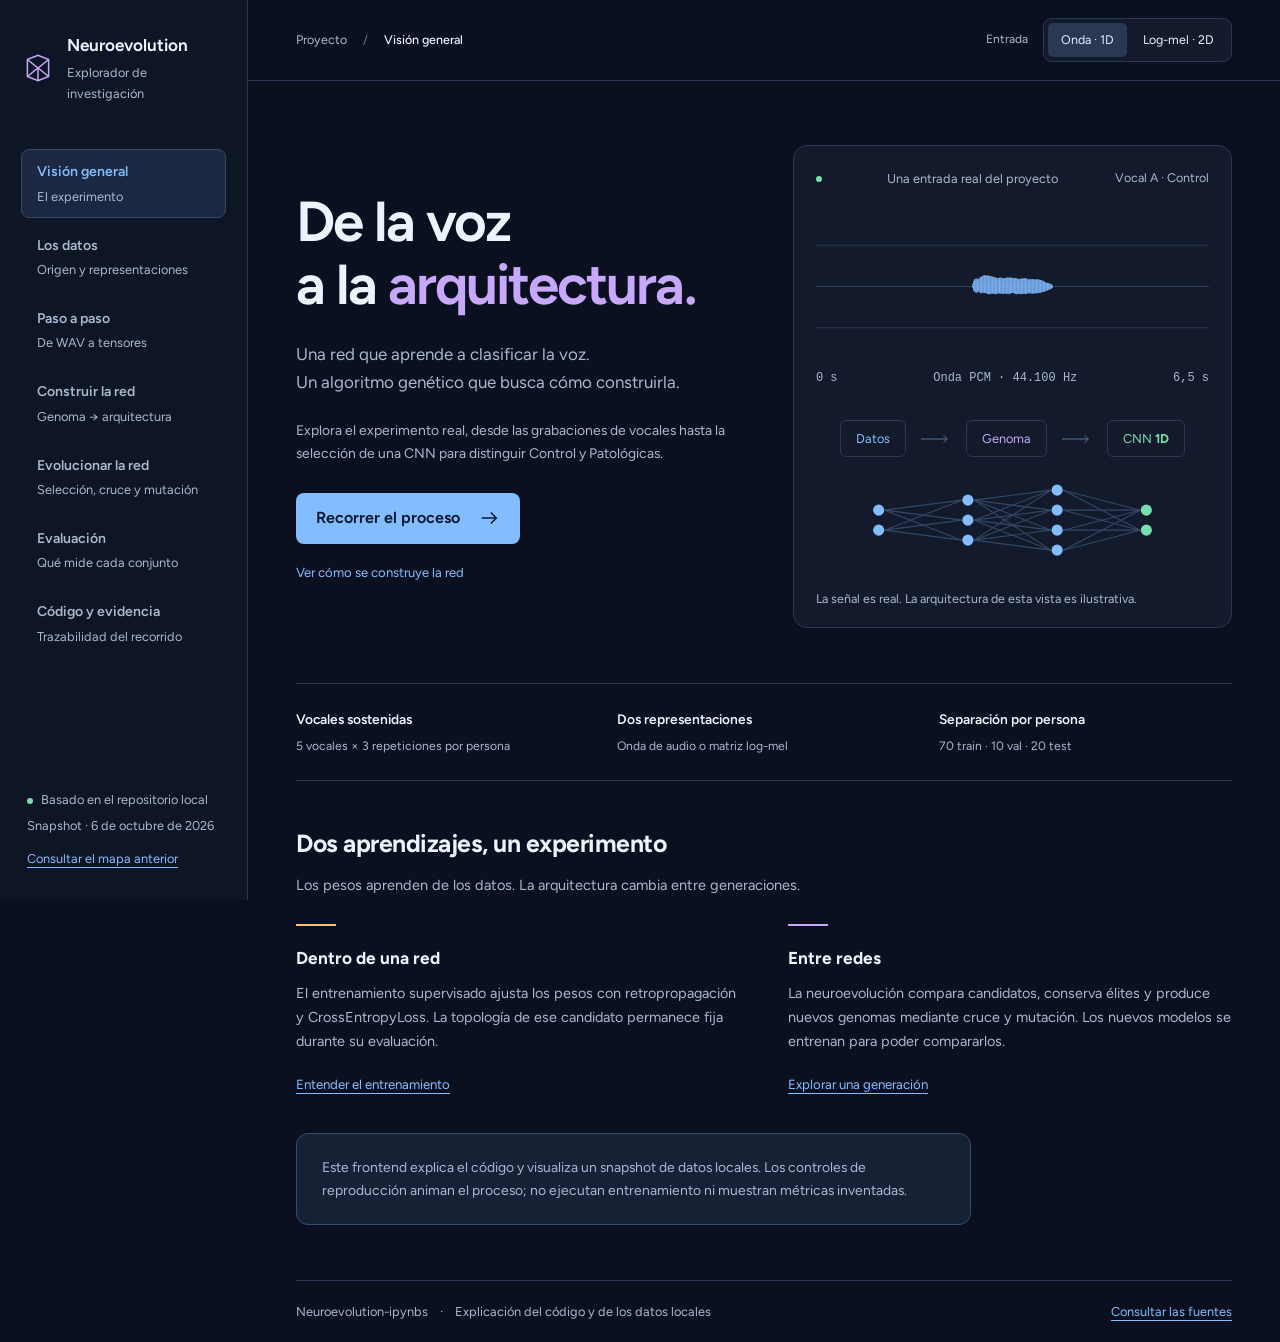
<file: docs/index.html>
<!doctype html>
<html lang="es">
<head>
  <meta charset="utf-8">
  <meta name="viewport" content="width=device-width,initial-scale=1">
  <meta name="theme-color" content="#0b1020">
  <meta name="description" content="Explorador del proyecto de neuroevolución: datos de voz, procesamiento, construcción de CNN y evolución genética con fuentes verificables.">
  <title>Neuroevolution · De la voz a la red</title>
  <link rel="stylesheet" href="frontend.css">
  <link rel="stylesheet" href="guided-motion.css">
  <script src="frontend-data.js" defer></script>
  <script src="frontend.js" defer></script>
</head>
<body>
<a class="skip" href="#contenido">Saltar al contenido</a>
<aside class="sidebar">
  <a class="brand" href="#resumen" aria-label="Neuroevolution, inicio"><svg viewBox="0 0 32 32" aria-hidden="true"><path d="M6 8 16 4 26 8 26 24 16 28 6 24ZM6 8 16 16 26 8M16 16V28M6 24 16 16 26 24"/></svg><span>Neuroevolution<small>Explorador de investigación</small></span></a>
  <nav aria-label="Recorrido del proyecto">
    <a href="#resumen" data-page="resumen"><span>Visión general</span><small>El experimento</small></a>
    <a href="#datos" data-page="datos"><span>Los datos</span><small>Origen y representaciones</small></a>
    <a href="#proceso" data-page="proceso"><span>Paso a paso</span><small>De WAV a tensores</small></a>
    <a href="#arquitectura" data-page="arquitectura"><span>Construir la red</span><small>Genoma → arquitectura</small></a>
    <a href="#evolucion" data-page="evolucion"><span>Evolucionar la red</span><small>Selección, cruce y mutación</small></a>
    <a href="#protocolo" data-page="protocolo"><span>Evaluación</span><small>Qué mide cada conjunto</small></a>
    <a href="#fuentes" data-page="fuentes"><span>Código y evidencia</span><small>Trazabilidad del recorrido</small></a>
  </nav>
  <div class="sidebar-bottom"><span class="status-dot"></span>Basado en el repositorio local<p>Snapshot · 6 octubre 2026</p><a href="flujo-neuroevolucion.html">Consultar el mapa anterior</a></div>
</aside>
<div class="app">
  <header class="topbar"><div class="breadcrumb">Proyecto <span>/</span> <strong id="page-name">Visión general</strong></div><div class="mode-control"><span id="mode-label">Entrada</span><div class="segmented" role="group" aria-labelledby="mode-label"><button data-mode="audio" aria-pressed="true">Onda · 1D</button><button data-mode="spectrogram" aria-pressed="false">Log-mel · 2D</button></div></div></header>
  <main id="contenido" tabindex="-1">
    <noscript><p class="notice">Activa JavaScript para recorrer las explicaciones y controlar las animaciones. El código fuente y el mapa anterior siguen disponibles.</p></noscript>
    <div id="data-error" class="notice" hidden>No se pudo cargar el snapshot del proyecto. Comprueba que frontend-data.js está junto a este archivo y recarga la página.</div>
    <section class="page" id="resumen" aria-labelledby="overview-title">
      <div class="hero"><div><h1 id="overview-title">De la voz<br>a la <em>arquitectura.</em></h1><p class="lead">Una red que aprende a clasificar la voz.<br>Un algoritmo genético que busca cómo construirla.</p><p class="hero-description">Explora el experimento real, desde las grabaciones de vocales hasta la selección de una CNN para distinguir Control y Patológicas.</p><a class="primary button" href="#proceso">Recorrer el proceso <svg viewBox="0 0 24 24" aria-hidden="true"><path d="M4 12h16m-6-6 6 6-6 6"/></svg></a><a class="text-link" href="#arquitectura">Ver cómo se construye la red</a></div><div class="hero-visual"><div class="visual-label"><span class="status-dot"></span>Una entrada real del proyecto <span class="subtle">Vocal A · Control</span></div><canvas id="hero-signal" width="720" height="230" aria-label="Representación de una grabación real de la vocal A"></canvas><div class="visual-axis"><span id="hero-axis">0 s</span><span id="hero-representation">Onda PCM · 44.100 Hz</span><span>6,5 s</span></div><div class="hero-chain"><span class="chain-input">Datos</span><svg viewBox="0 0 40 16" aria-hidden="true"><path d="M0 8h35m-5-5 5 5-5 5"/></svg><span class="chain-genome">Genoma</span><svg viewBox="0 0 40 16" aria-hidden="true"><path d="M0 8h35m-5-5 5 5-5 5"/></svg><span class="chain-net">CNN <b class="dim-label">1D</b></span></div><div class="mini-network" id="hero-network" aria-hidden="true"></div><p class="caption">La señal es real. La arquitectura de esta vista es ilustrativa.</p></div></div>
      <div class="overview-facts"><div><b>Vocales sostenidas</b><span>5 vocales × 3 repeticiones por persona</span></div><div><b>Dos representaciones</b><span>Onda de audio o matriz log-mel</span></div><div><b>Separación por persona</b><span>70 train · 10 val · 20 test</span></div></div>
      <div class="section-head"><h2>Dos aprendizajes, un experimento</h2><p>Los pesos aprenden de los datos. La arquitectura cambia entre generaciones.</p></div>
      <div class="explanation-columns"><article><span class="line-symbol orange-line"></span><h3>Dentro de una red</h3><p>El entrenamiento supervisado ajusta los pesos con retropropagación y CrossEntropyLoss. La topología de ese candidato permanece fija durante su evaluación.</p><a href="#protocolo">Entender el entrenamiento</a></article><article><span class="line-symbol violet-line"></span><h3>Entre redes</h3><p>La neuroevolución compara candidatos, conserva élites y produce nuevos genomas mediante cruce y mutación. Los nuevos modelos se entrenan para poder compararlos.</p><a href="#evolucion">Explorar una generación</a></article></div>
      <p class="notice">Este frontend explica el código y visualiza un snapshot de datos locales. Los controles de reproducción animan el proceso; no ejecutan entrenamiento ni muestran métricas inventadas.</p>
    </section>
    <section class="page" id="datos" hidden aria-labelledby="data-title">
      <h1 id="data-title">Una voz.<br><em>Dos formas de verla.</em></h1><p class="lead">Los dos tipos de entrada son la onda PCM y el espectrograma log-mel. Ambos salen de las mismas grabaciones reales.</p>
      <div class="dataset-origin"><div><h2>De dónde salen los datos</h2><p>El notebook recorre <code>new_data/Vowels/{Control,Patologicas}/{A,E,I,O,U}/*.wav</code>. Reconoce la persona, la vocal y la repetición por el nombre y comprueba su correspondencia con las carpetas.</p><p>Ejemplo de patrón: <code>AVPEPUDEAC0001a1.wav</code>. La «C» distingue Control; sin ella, Patológicas. No descarga datos de internet ni genera voz sintética en este flujo.</p><button class="source-link" data-source="extract">Ver extracción en el código</button></div><div class="dataset-ledger"><div><span>Personas</span><b>100 · 50 por clase</b></div><div><span>Grabaciones</span><b>1.500 · 15 por persona</b></div><div><span>Formato comprobado</span><b>PCM16 · mono · 44.100 Hz</b></div><div><span>Duración procesada</span><b>6,5 s · 286.650 muestras</b></div></div></div>
      <div class="representation-tabs segmented" role="group" aria-label="Representación de los datos"><button data-mode="audio" aria-pressed="true">Onda de audio → CNN 1D</button><button data-mode="spectrogram" aria-pressed="false">Espectrograma → CNN 2D</button></div>
      <div class="representation-view"><div class="signal-panel"><div class="visual-label"><strong id="signal-title">Amplitud en el tiempo</strong><span>Muestra real · A · Control</span></div><canvas id="data-signal" width="1000" height="330" aria-label="Vista de los datos de entrada reales"></canvas><div class="visual-axis"><span>0 s</span><span id="signal-axis">Amplitud PCM / 32.768</span><span>6,5 s</span></div><p class="caption" id="sample-caption"></p></div><div id="representation-details"></div></div>
      <div class="notice"><h3>¿Se utilizan imágenes realmente?</h3><p><strong>Por defecto, no: se usa la onda y una CNN 1D.</strong> Al seleccionar <code>spectrogram</code>, sí se usa una entrada bidimensional de frecuencia y tiempo con una CNN 2D. Es un array numérico <code>.npy</code>, no una fotografía ni un archivo PNG/JPEG. Los PNG incrustados en notebooks son figuras de visualización.</p><p>El alias antiguo <code>image</code> se traduce a <code>spectrogram</code>. La columna <code>image_npy_path</code> apunta a la misma matriz que <code>feature_npy_path</code>. Las dos representaciones son alternativas, no se fusionan en una única red.</p><button class="source-link" data-source="binding">Ver el selector de modalidad</button></div>
      <details><summary>Otra distinción: datos reales y sintéticos</summary><p>La configuración genérica de <code>get_default_config()</code> selecciona <code>40_1e5_N / files_syn_all_N</code> para evolución y <code>real_N / files_real_N</code> para evaluación final. Sin embargo, <code>test.ipynb</code> llama a <code>configure_vowels_input()</code>, que sustituye ambos selectores por <code>vowels</code> y el directorio de la modalidad elegida. El experimento actual de vocales usa datos reales en todas sus fases. El frontend no atribuye una técnica de generación sintética que este notebook no ejecuta.</p></details>
    </section>
    <section class="page" id="proceso" hidden aria-labelledby="process-title">
      <h1 id="process-title">Del archivo WAV<br><em>al tensor de entrada.</em></h1><p class="lead">Sigue las transformaciones en su orden real. Cada paso indica qué cambia y dónde se implementa.</p>
      <div class="playback"><button id="process-play" class="primary">Reproducir recorrido</button><button id="process-prev" aria-label="Paso anterior">Anterior</button><button id="process-next">Siguiente</button><button class="guide-toggle" aria-pressed="true">Enfoque guiado</button><span class="playback-status" id="process-counter">Paso 1 de 7</span></div>
      <div class="process-layout"><div class="step-list" id="process-steps" aria-label="Pasos de procesamiento"></div><article class="stage-panel"><div class="stage-illustration" id="process-visual"></div><div id="process-content" aria-live="polite"></div></article></div>
    </section>
    <section class="page" id="arquitectura" hidden aria-labelledby="architecture-title">
      <div class="section-head title-head"><div><h1 id="architecture-title">El genoma se<br><em>convierte en red.</em></h1><p class="lead">Construye una arquitectura capa a capa y observa las formas de sus tensores.</p></div><span class="demo-label">Ejemplo didáctico · sin entrenamiento</span></div>
      <div class="architecture-controls"><div><label for="topology">Topología</label><select id="topology"><option value="sequential">Secuencial</option><option value="residual">Residual</option><option value="inception">Inception</option></select></div><div><label for="depth">Profundidad del ejemplo</label><select id="depth"><option value="2">2 capas convolucionales</option><option value="3" selected>3 capas convolucionales</option><option value="4">4 capas convolucionales</option></select></div><div><label for="speed">Velocidad</label><select id="speed"><option value="1900">Lenta</option><option value="1050" selected>Normal</option><option value="550">Rápida</option></select></div><button id="arch-play" class="primary">Construir con animación</button></div>
      <div class="network-panel"><div class="visual-label"><strong id="arch-model-name">EvolvableCNN1D</strong><span id="arch-progress">Entrada preparada</span></div><div class="network-scroll"><svg id="architecture-svg" role="img" aria-label="Diagrama de la arquitectura, construcción paso a paso"></svg></div><div class="architecture-timeline"><button id="arch-prev" aria-label="Anterior en la construcción">Anterior</button><label class="sr-only" for="arch-range">Paso de construcción</label><input type="range" id="arch-range" min="0" max="6" value="0"><button id="arch-next">Siguiente</button><button id="arch-reset">Reiniciar</button><button class="guide-toggle" aria-pressed="true">Enfoque guiado</button></div></div>
      <div class="architecture-info"><div><h2 id="arch-step-title">La entrada define la dimensión</h2><div id="arch-step-description" aria-live="polite"></div><button class="source-link" id="arch-source" data-source="conv1d">Ver construcción en el código</button></div><div class="genome-panel"><div class="visual-label"><strong>Genoma del ejemplo</strong><button id="copy-genome">Copiar JSON</button></div><pre id="genome-code"></pre><p class="caption">No es el genoma ganador de una ejecución. Sus filtros y kernels ejemplifican el espacio permitido.</p></div></div>
      <details><summary>Cómo se genera la población inicial de verdad</summary><p>La configuración actual solicita <span data-config="population_size"></span> candidatos. <code>initialize_population()</code> reparte los puestos regulares en cuartiles de profundidad; el máximo de cada cuartil deriva de los límites globales. Reserva un puesto para un individuo con el doble del límite incremental, sujeto a restricciones de seguridad.</p><p>Una fracción configurada del <span id="template-fraction"></span> usa plantillas adaptadas a Conv1D (LeNet, AlexNet, VGG, ResNet, Wide ResNet e Inception). El resto parte de genomas aleatorios. No importa modelos de visión preentrenados. <code>create_random_genome()</code> elige filtros, kernels, activaciones, capas densas, normalización, dropout, optimizador y learning rate; el validador corrige o rechaza incompatibilidades de dimensiones y coste.</p><p>Los límites configurados son 1–<span data-config="max_conv_layers"></span> capas convolucionales, 1–<span data-config="max_fc_layers"></span> densas, filtros entre <span data-config="min_filters"></span> y <span data-config="max_filters"></span>, y nodos densos entre <span data-config="min_fc_nodes"></span> y <span data-config="max_fc_nodes"></span>. Estos máximos no garantizan viabilidad: en 2D la reducción del eje de 64 bandas limita la profundidad; el modo vocales fija además un máximo de 20 millones de parámetros.</p><button class="source-link" data-source="initialization">Ver inicialización</button><button class="source-link" data-source="genome">Ver muestreo del genoma</button></details>
    </section>
    <section class="page" id="evolucion" hidden aria-labelledby="evolution-title">
      <div class="section-head title-head"><div><h1 id="evolution-title">Las redes también<br><em>evolucionan.</em></h1><p class="lead">Sigue un ciclo completo: comparar candidatos, elegir padres y construir la siguiente generación.</p></div><span class="demo-label">Secuencia ilustrativa · no es un run real</span></div>
      <div class="playback"><button id="evolution-play" class="primary">Reproducir evolución</button><button id="evolution-prev">Anterior</button><button id="evolution-next">Siguiente</button><button id="evolution-reset">Reiniciar</button><button class="guide-toggle" aria-pressed="true">Enfoque guiado</button><span id="evolution-counter" class="playback-status">Etapa 1 de 8</span></div>
      <div class="evolution-workspace"><div class="population-display"><div class="visual-label"><strong id="population-title">Población inicial</strong><span>6 candidatos representados de los 20 configurados</span></div><div id="population-grid"></div><div id="offspring-view" class="offspring-view"></div></div><article class="evolution-narrative" aria-live="polite"><span id="evolution-phase" class="phase-label">Población</span><h2 id="evolution-heading"></h2><div id="evolution-description"></div><button id="evolution-source" class="source-link" data-source="initialization">Ver esta etapa en el código</button></article></div>
      <div class="evolution-track" id="evolution-track" aria-label="Etapas de evolución"></div>
      <div class="explanation-columns"><article><h3>Qué puede mutar</h3><p>La estructura (añadir o quitar capas, filtros, kernels y topología) y los hiperparámetros (activación, normalización, dropout, tasa de aprendizaje y optimizador). Una mutación no garantiza mejorar; el nuevo candidato debe evaluarse.</p></article><article><h3>Qué se conserva</h3><p>Las élites conservan el genoma y pueden reutilizar su evaluación almacenada. Los genes de innovación y el historial estructural aportan trazabilidad al cruce. Es un mecanismo inspirado en NEAT aplicado a genomas CNN.</p></article></div>
      <details><summary>Crecimiento, especiación y criterios de parada</summary><p>El motor agrupa por compatibilidad genética para medir especies y diversidad. En la implementación actual, <code>selection_and_reproduction()</code> selecciona élites globales y padres por torneo; no conviene atribuirle cuotas reproductivas por especie que esta función no aplica.</p><p>La mutación se adapta a la desviación de la fitness poblacional y se acota entre <span data-config="mutation_rate_min"></span> y <span data-config="mutation_rate_max"></span>. El límite incremental crece cada <span data-config="complexity_step_generations"></span> generaciones. La inicialización por cuartiles y el individuo de doble límite introducen excepciones al esquema de crecimiento.</p><p>La búsqueda termina al alcanzar el umbral, un máximo de <span data-config="max_generations"></span> generaciones, falta de mejora o estancamiento. Pareto guía la reproducción; el mejor checkpoint global se sigue guardando por fitness escalar. La mejor F1 no tiene por qué ser el primer candidato de menor coste del frente Pareto.</p></details>
    </section>
    <section class="page" id="protocolo" hidden aria-labelledby="protocol-title">
      <h1 id="protocol-title">Buscar, validar.<br><em>Después, medir.</em></h1><p class="lead">Separar personas y responsabilidades de los conjuntos permite interpretar correctamente el resultado.</p>
      <div class="protocol-switch"><label for="protocol-select">Protocolo que quieres examinar</label><select id="protocol-select"><option value="vowels">Actual · test.ipynb · vocales reales</option><option value="generic">Genérico · sintético → real</option></select></div>
      <div id="protocol-content"></div>
      <div class="section-head"><h2>Qué significa la fitness</h2><p>Por defecto se usa F1 de validación, expresado como porcentaje.</p></div><div class="formula"><span>fitness(genoma)</span><b>=</b><span>100 × media(F1<sub>val</sub> de los 5 folds)</span></div><p>F1 = 2 × precisión × sensibilidad / (precisión + sensibilidad). La métrica es configurable con <code>fitness_metric</code>. La validación selecciona el epoch con <code>fold_selection_metric</code>, que por defecto sigue la misma métrica. No se calcula fitness con test.</p>
      <div class="training-loop"><h3>Dentro de cada evaluación</h3><ol><li>Construir un modelo nuevo a partir del genoma.</li><li>Leer X como <code>float32</code> e y como enteros <code>long</code>; crear TensorDataset y DataLoader.</li><li>Entrenar solo con train: forward, CrossEntropyLoss, backward y paso del optimizador elegido.</li><li>Evaluar en validation sin gradientes; guardar el mejor estado y aplicar early stopping.</li><li>Agregar la métrica de los cinco folds. Registrar tiempo y número de parámetros para Pareto.</li></ol><button class="source-link" data-source="fitness">Ver evaluación de fitness</button></div>
      <p class="notice">El informe actual produce predicciones y métricas por grabación. Separar por persona evita que la misma voz esté en train y test, pero no convierte automáticamente la métrica en un resultado agregado por paciente. Esta interfaz no presenta resultados clínicos ni cifras de rendimiento sin un artefacto de ejecución.</p>
    </section>
    <section class="page" id="fuentes" hidden aria-labelledby="sources-title">
      <h1 id="sources-title">Cada explicación<br><em>tiene una fuente.</em></h1><p class="lead">Fragmentos del código actual y datos preparados del repositorio. Inspecciona las decisiones que sostienen este recorrido.</p><div class="source-toolbar"><label for="source-select">Archivo o etapa</label><select id="source-select"></select></div><div id="source-evidence"></div><div class="source-panel"><div class="visual-label"><strong id="source-path"></strong><span id="source-location"></span></div><pre id="source-code"></pre></div><div class="source-footer"><p>El snapshot se genera leyendo <code>manifest.csv</code>, <code>people.csv</code>, <code>audio_config.json</code>, <code>feature_config.json</code>, una grabación de train y los archivos fuente. Las vistas de señal reducen la resolución para dibujar; los tensores usados al entrenar conservan su tamaño completo.</p><p>Para actualizarlo desde la raíz del proyecto:</p><pre>.venv/Scripts/python docs/tools/export_frontend_data.py</pre><p><a href="FRONTEND.md">Guía del frontend y sus límites</a></p></div>
    </section>
    <footer>Neuroevolution-ipynbs <span>·</span> Explicación del código y de los datos locales <a href="#fuentes">Consultar las fuentes</a></footer>
  </main>
</div>
</body>
</html>
</file>
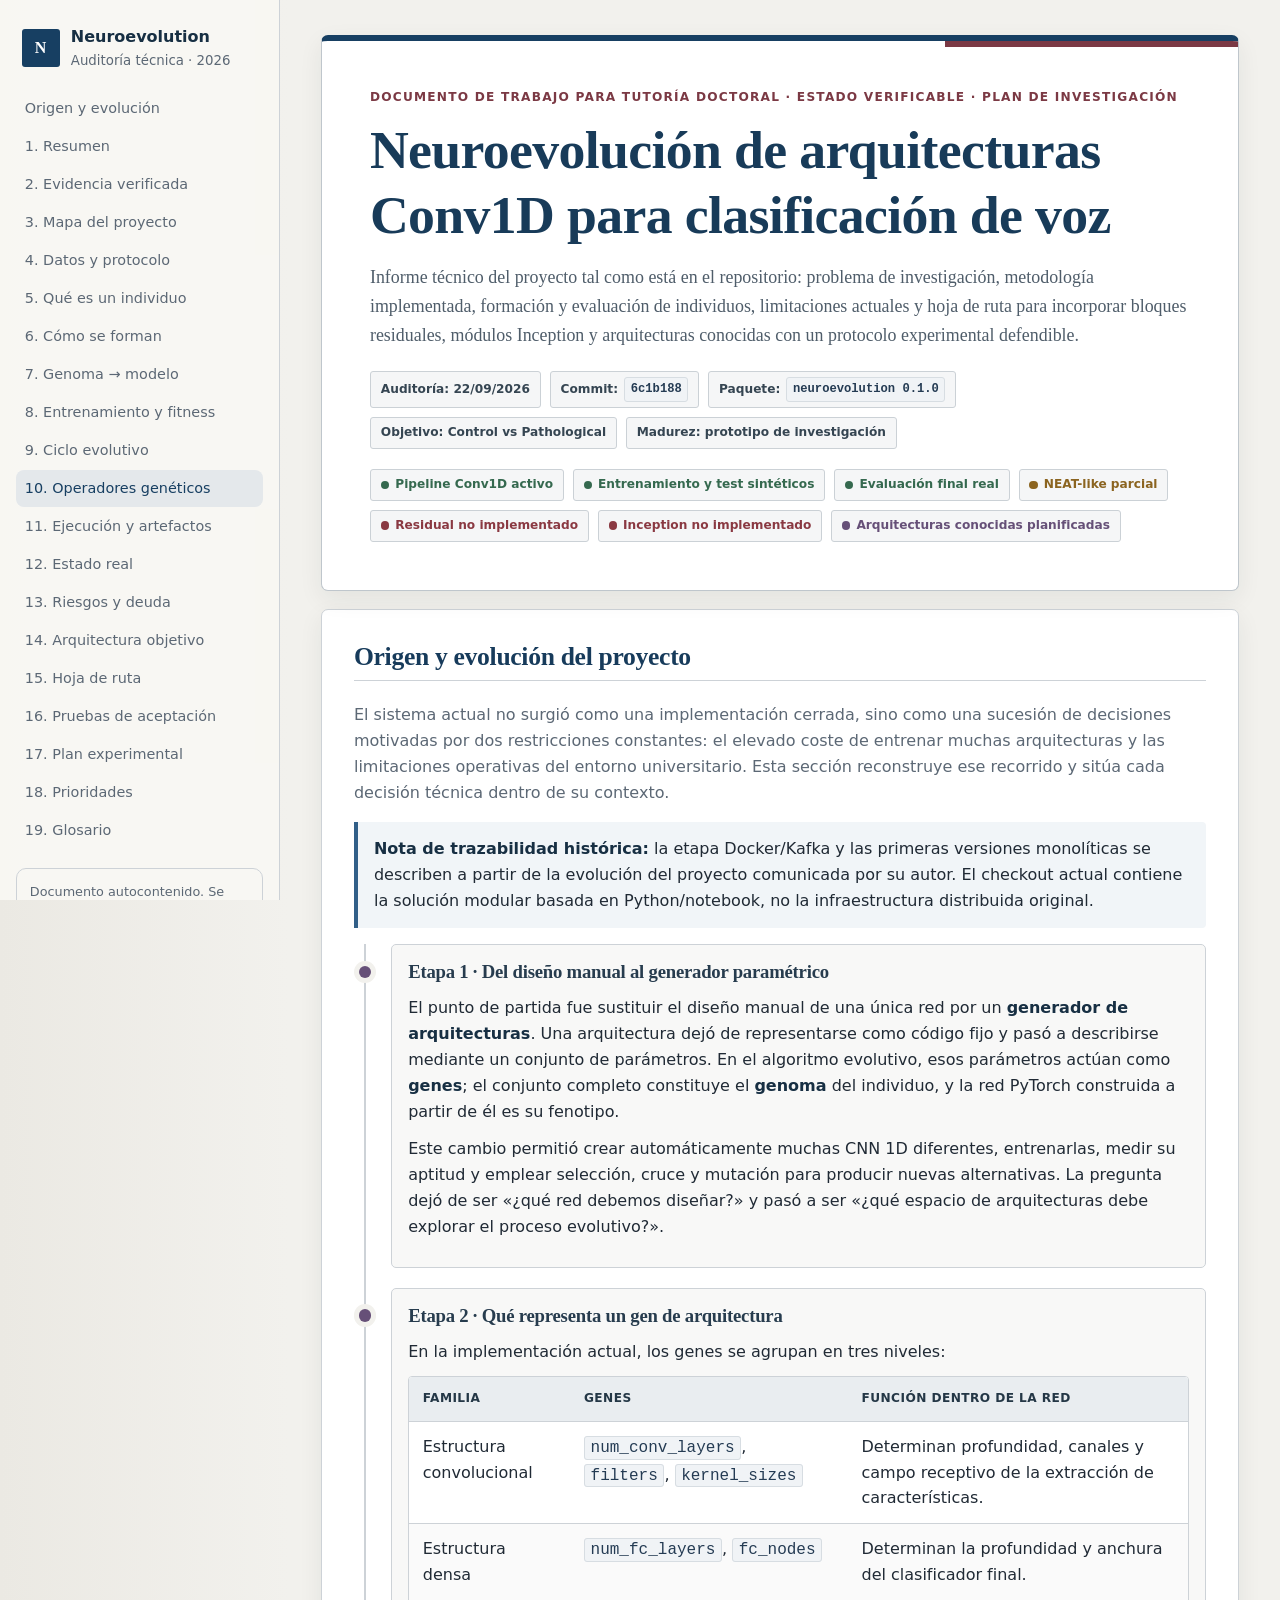
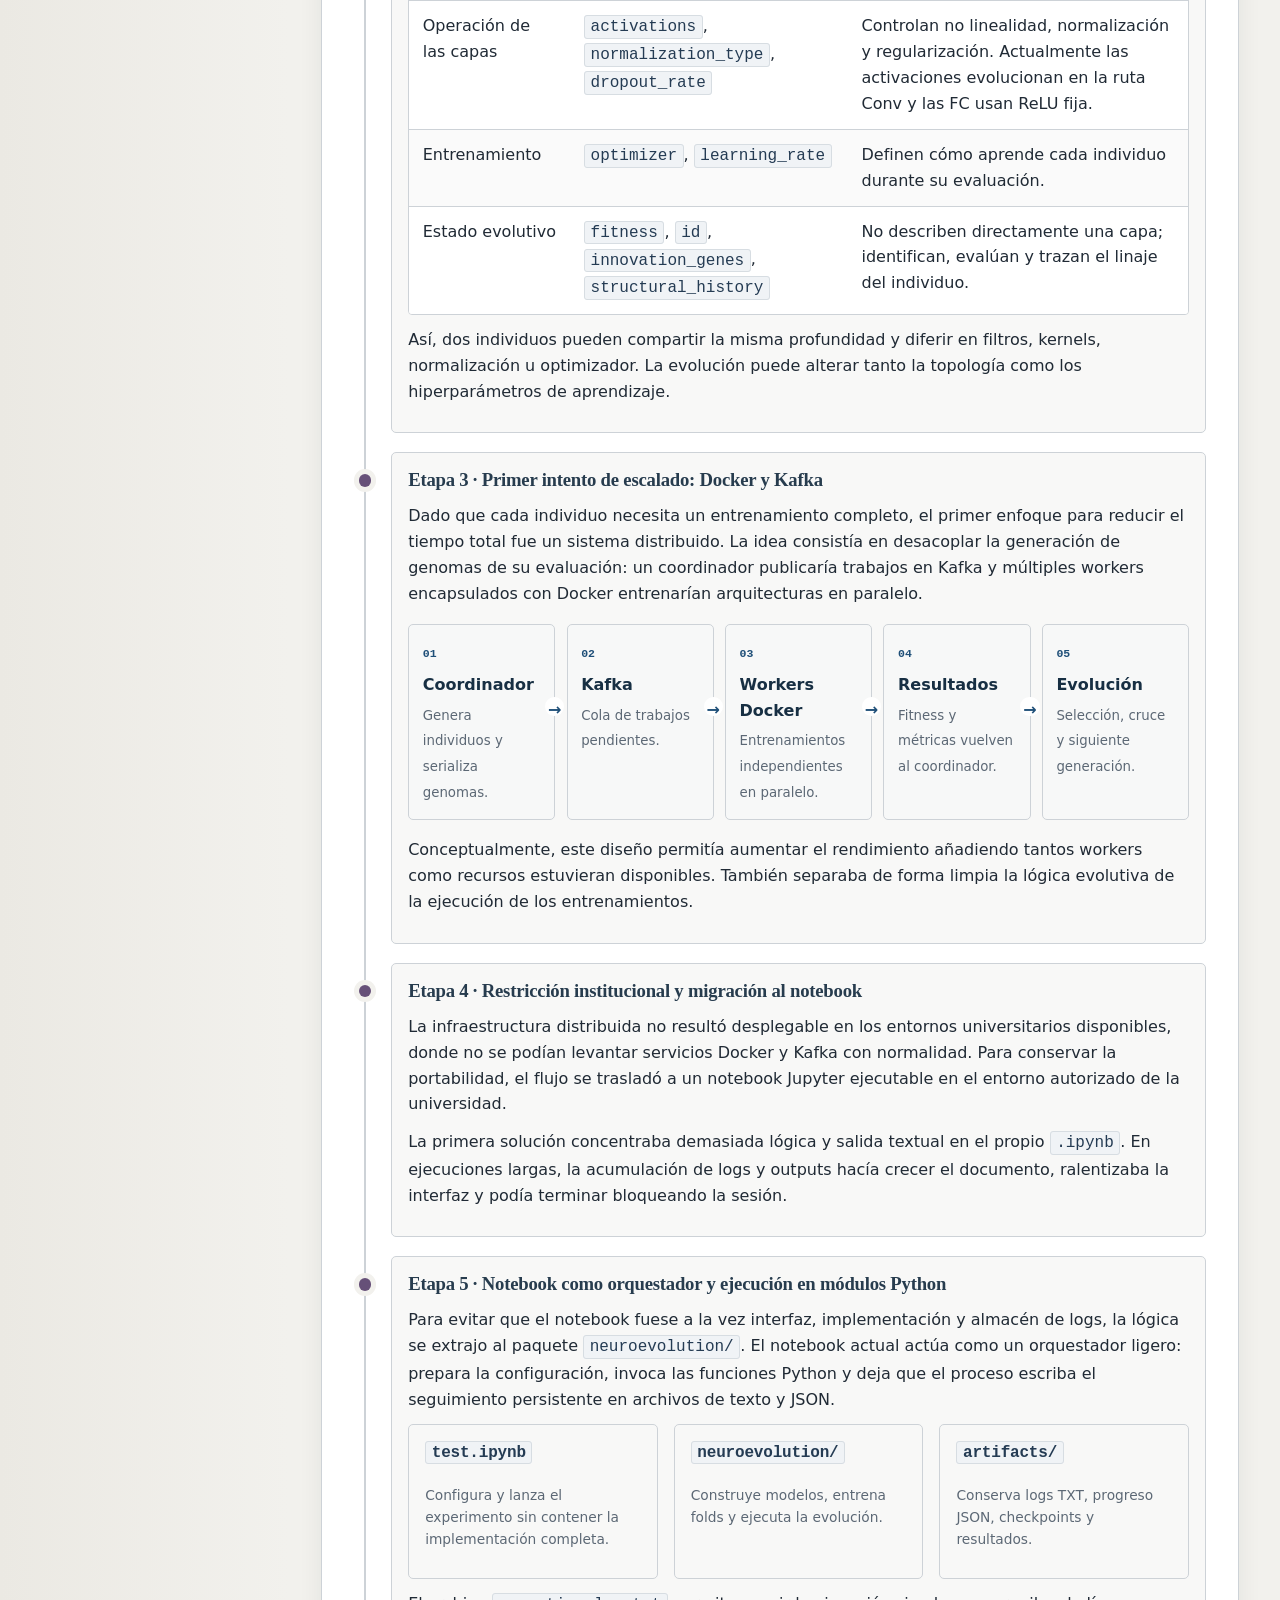
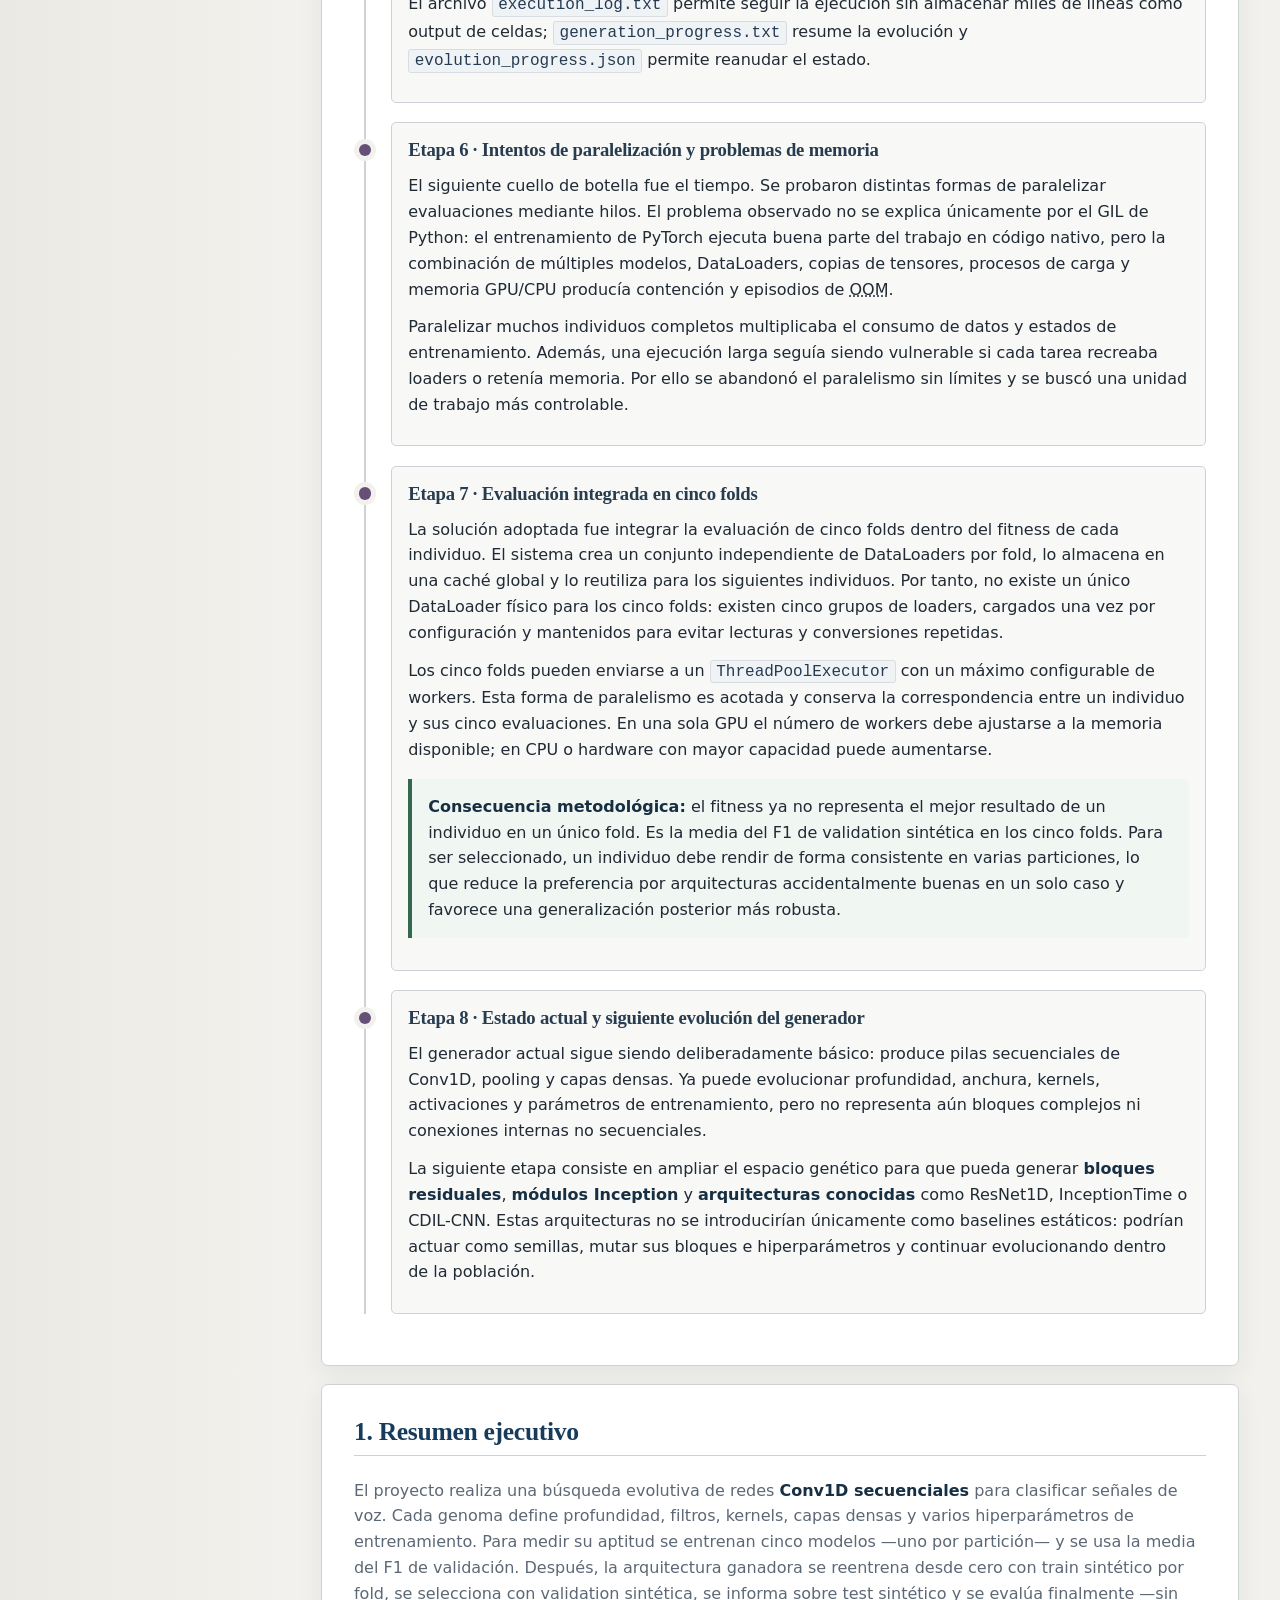
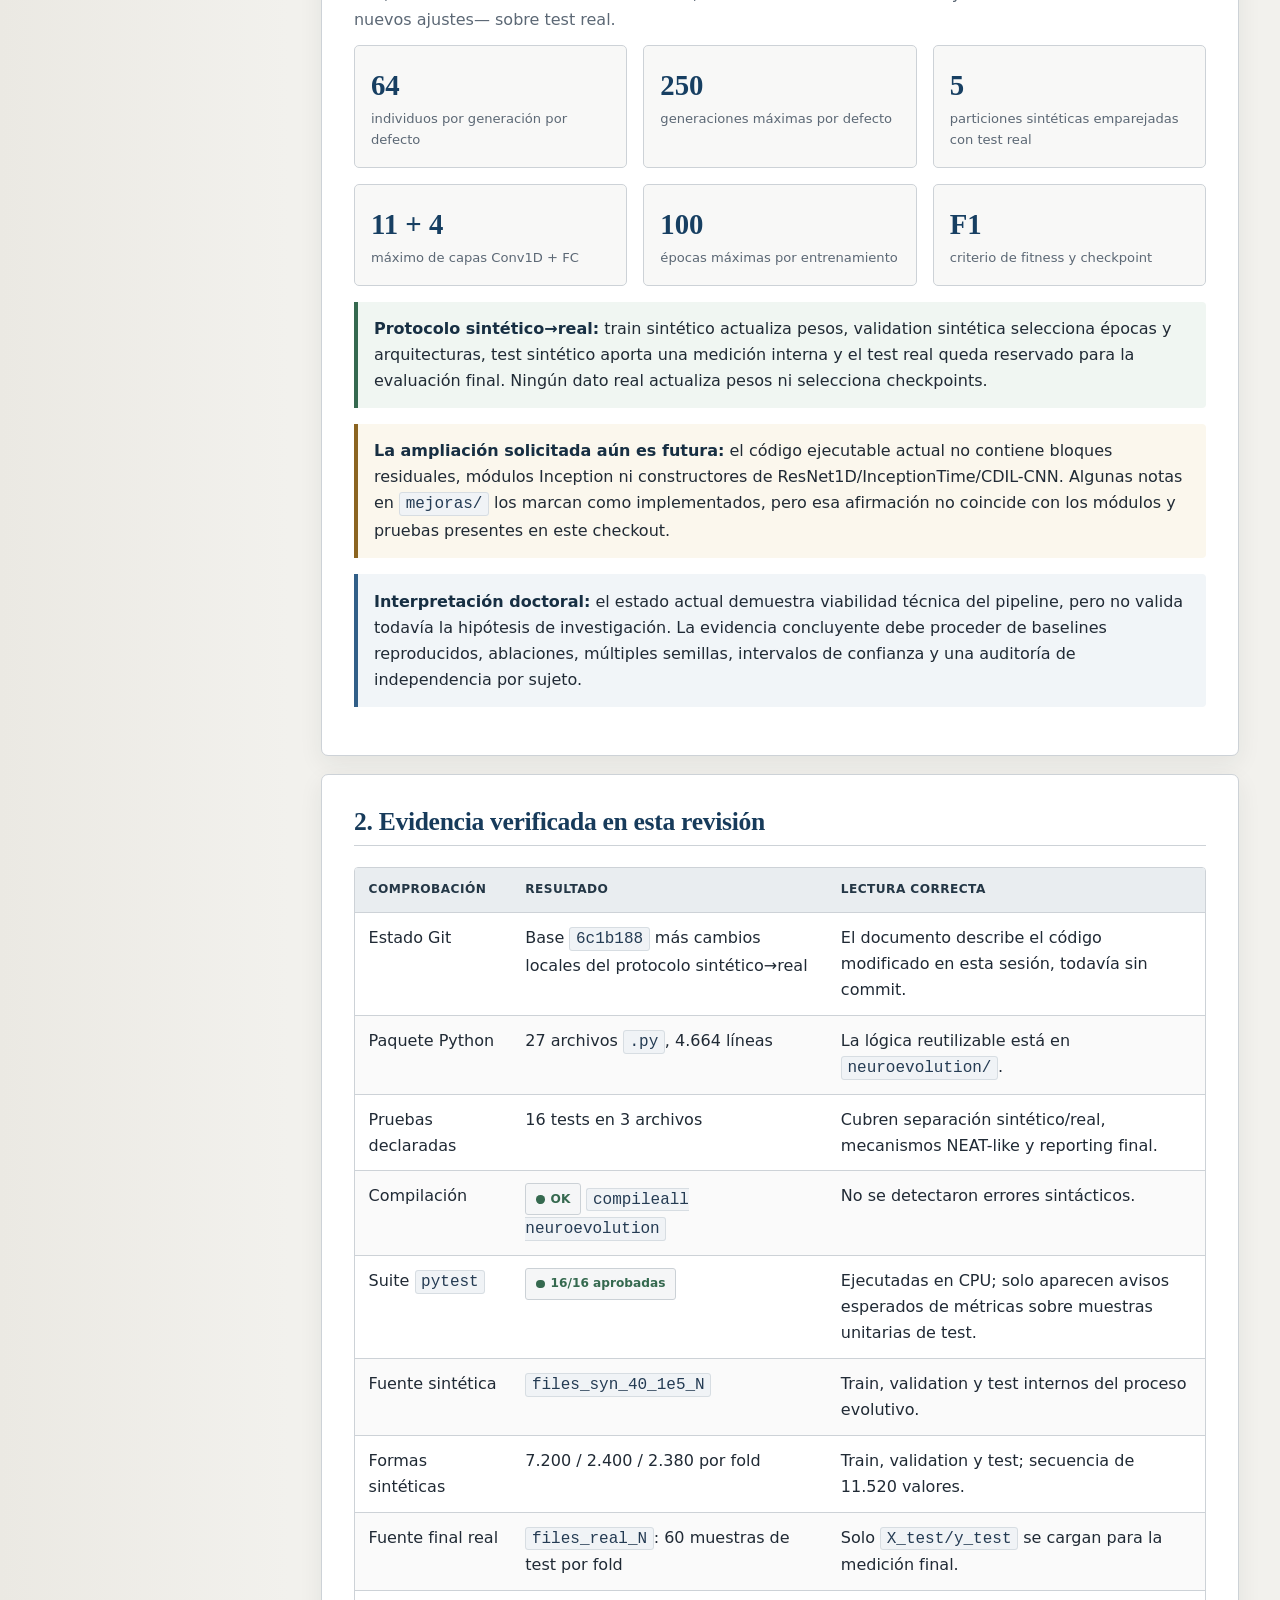
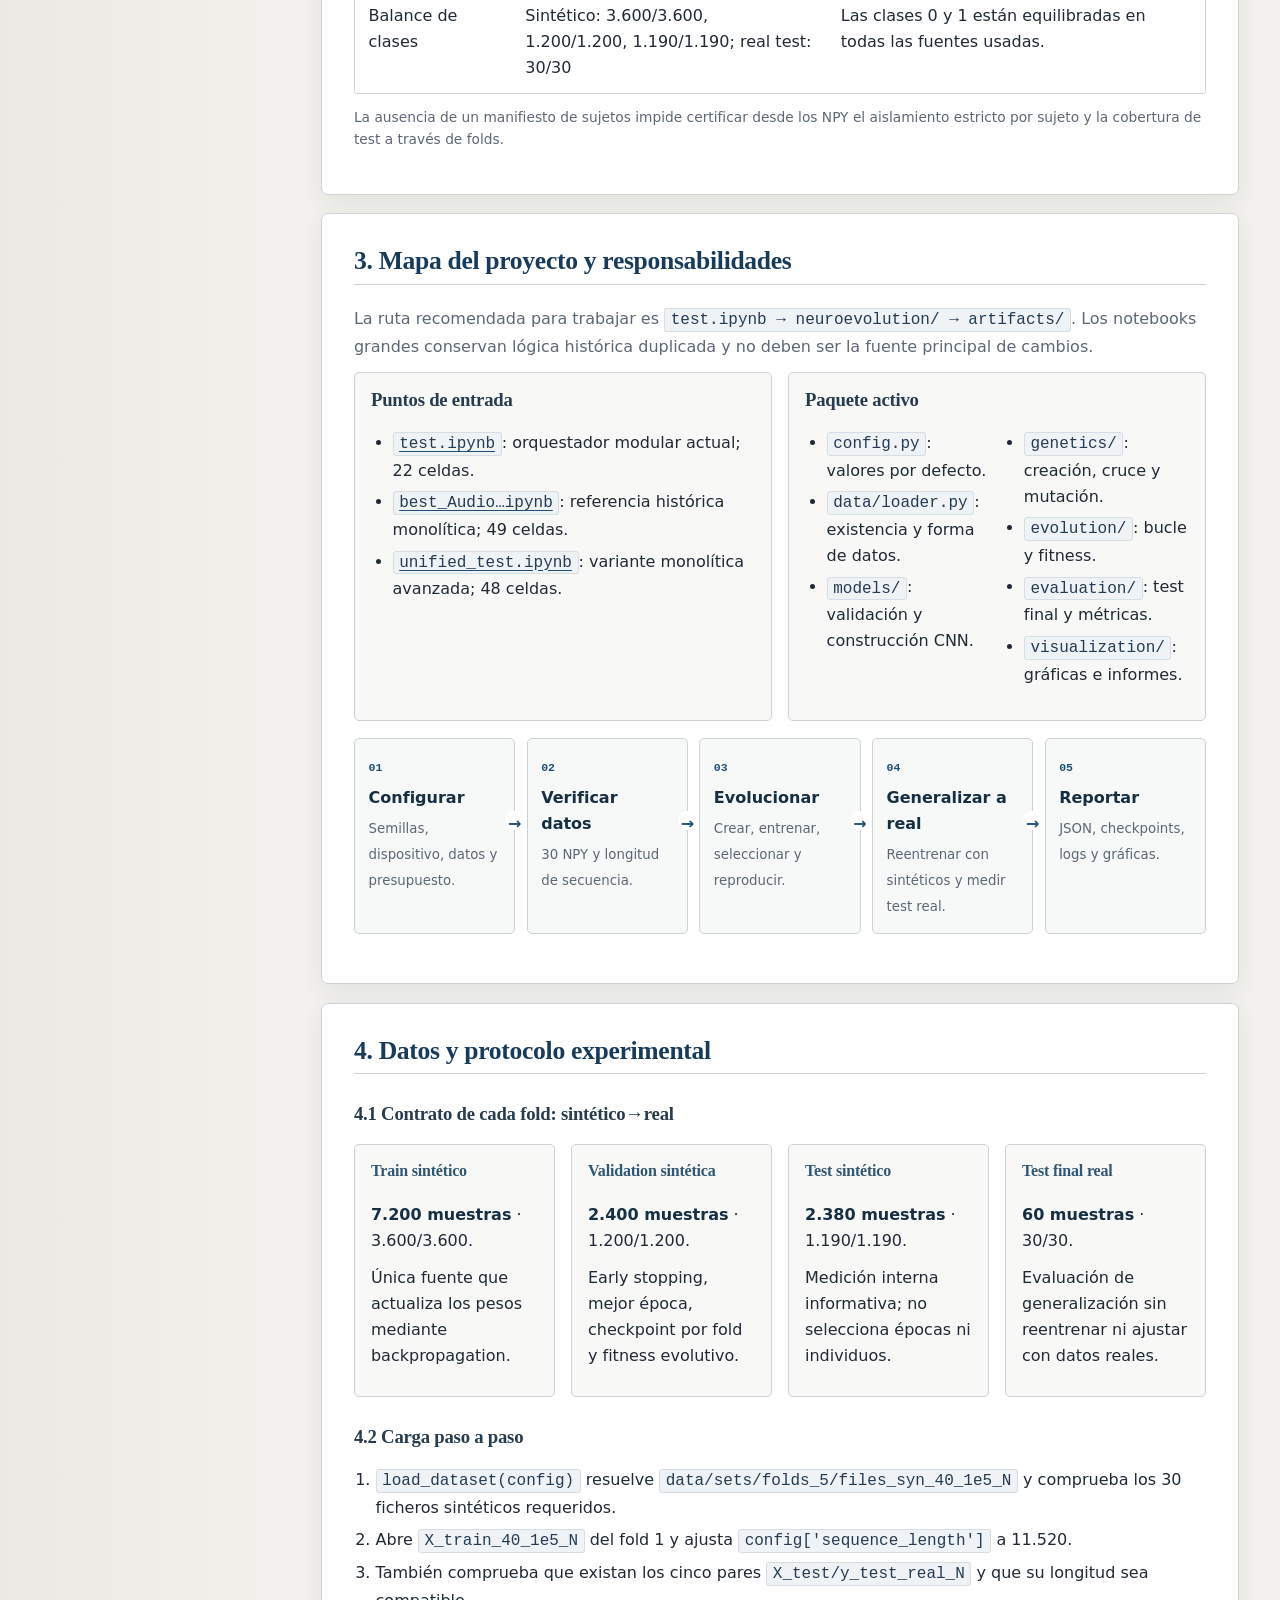
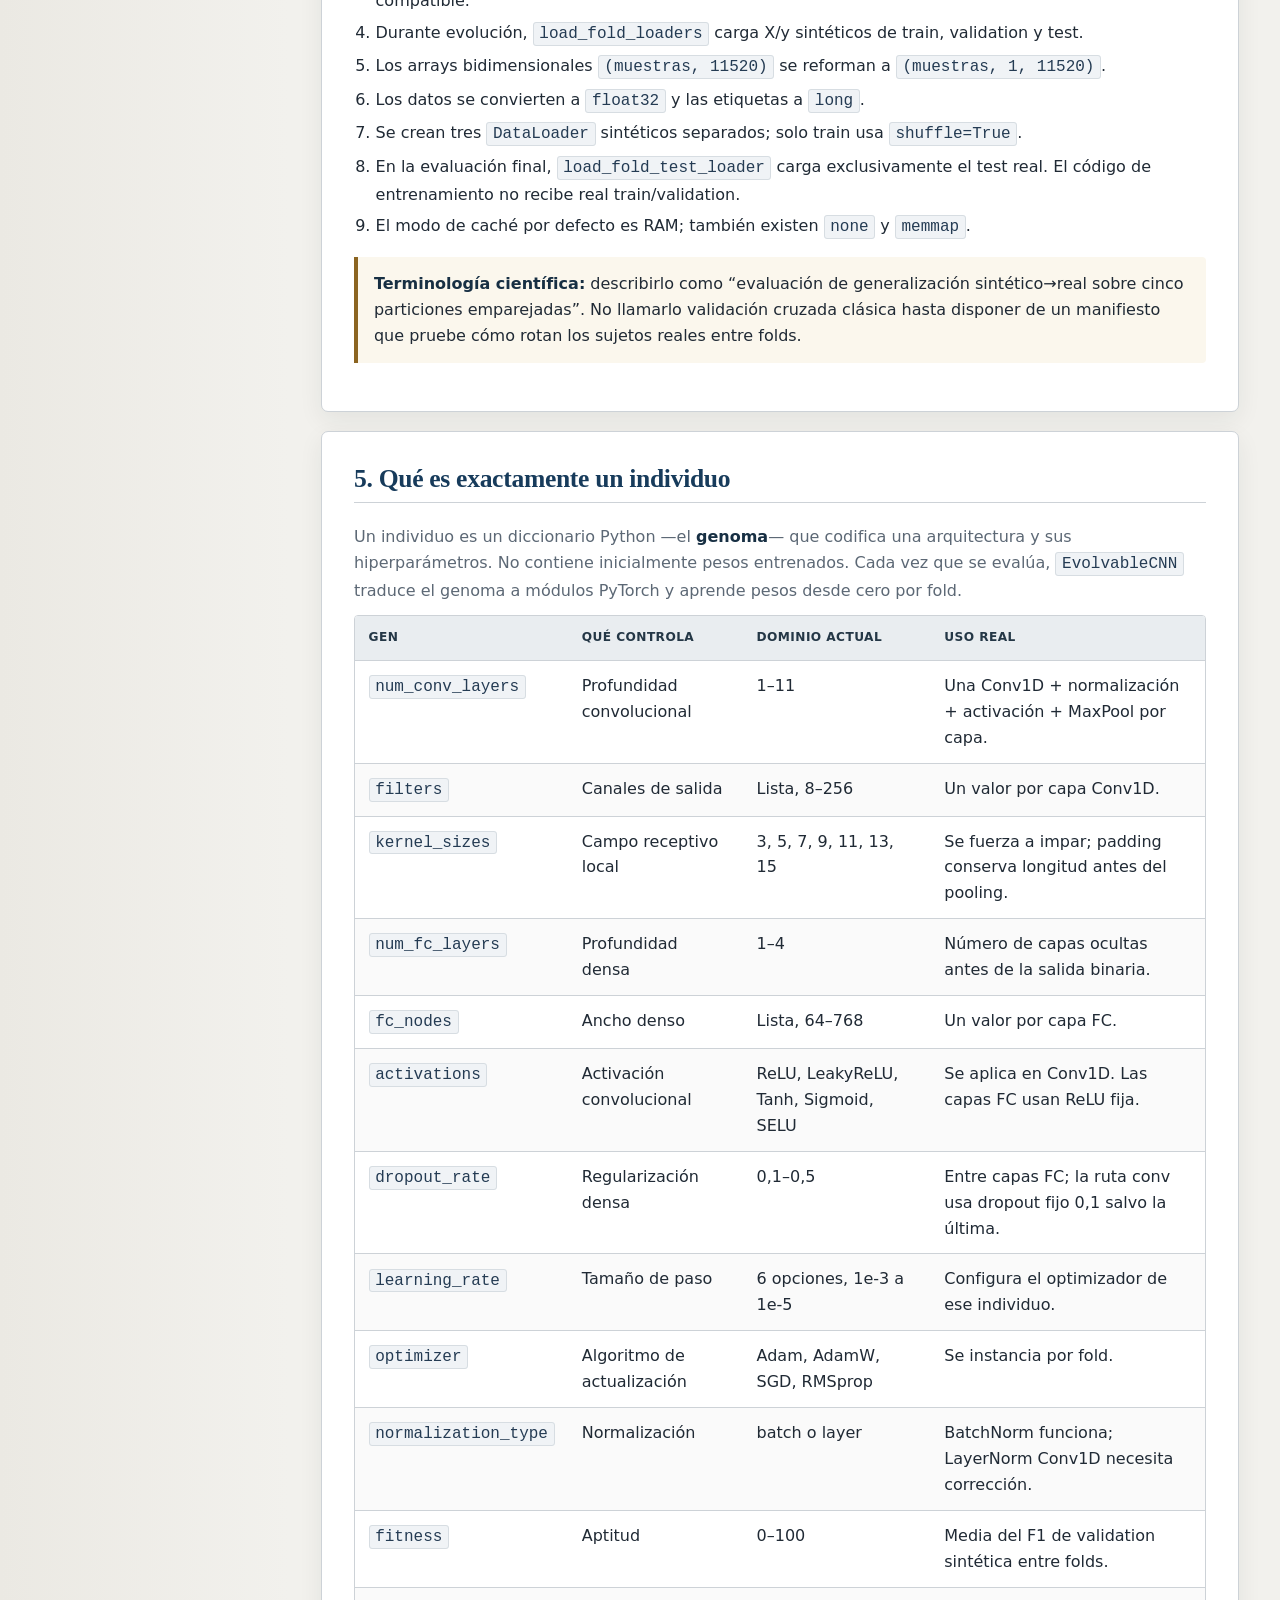
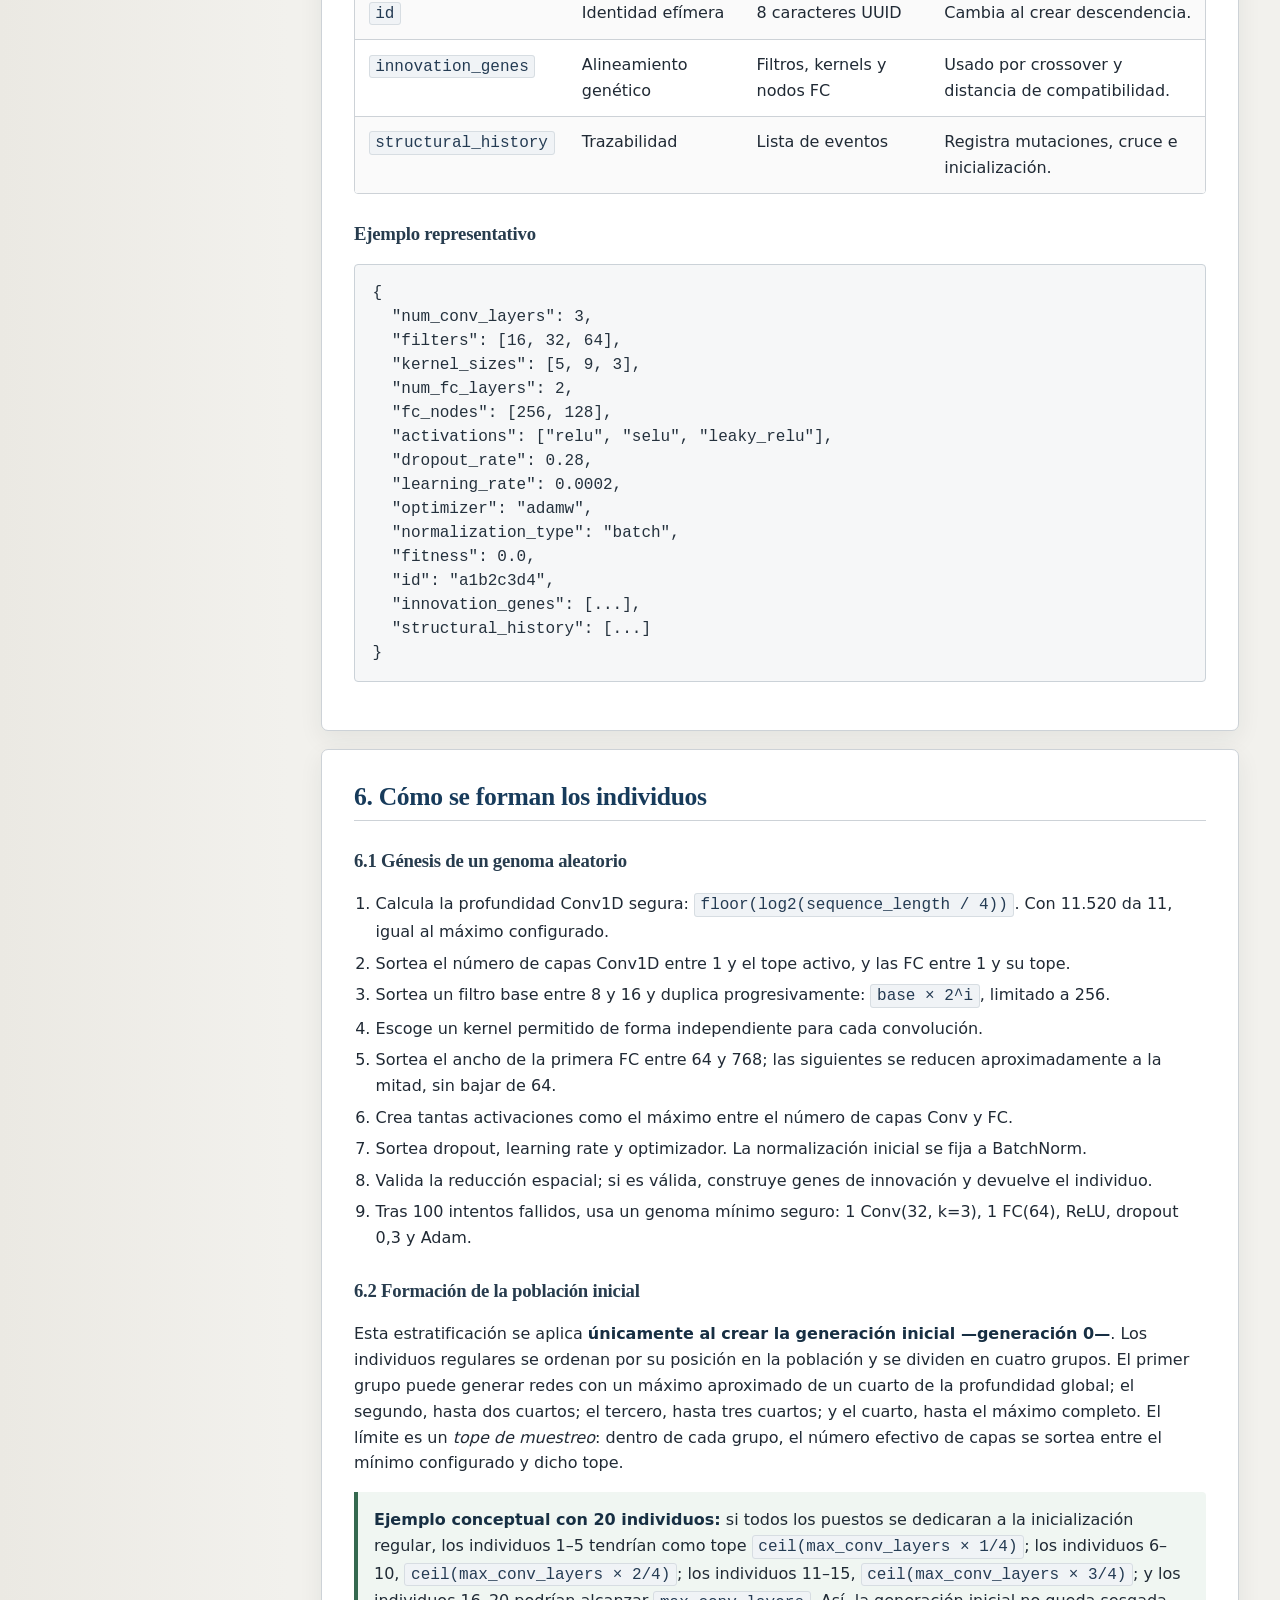
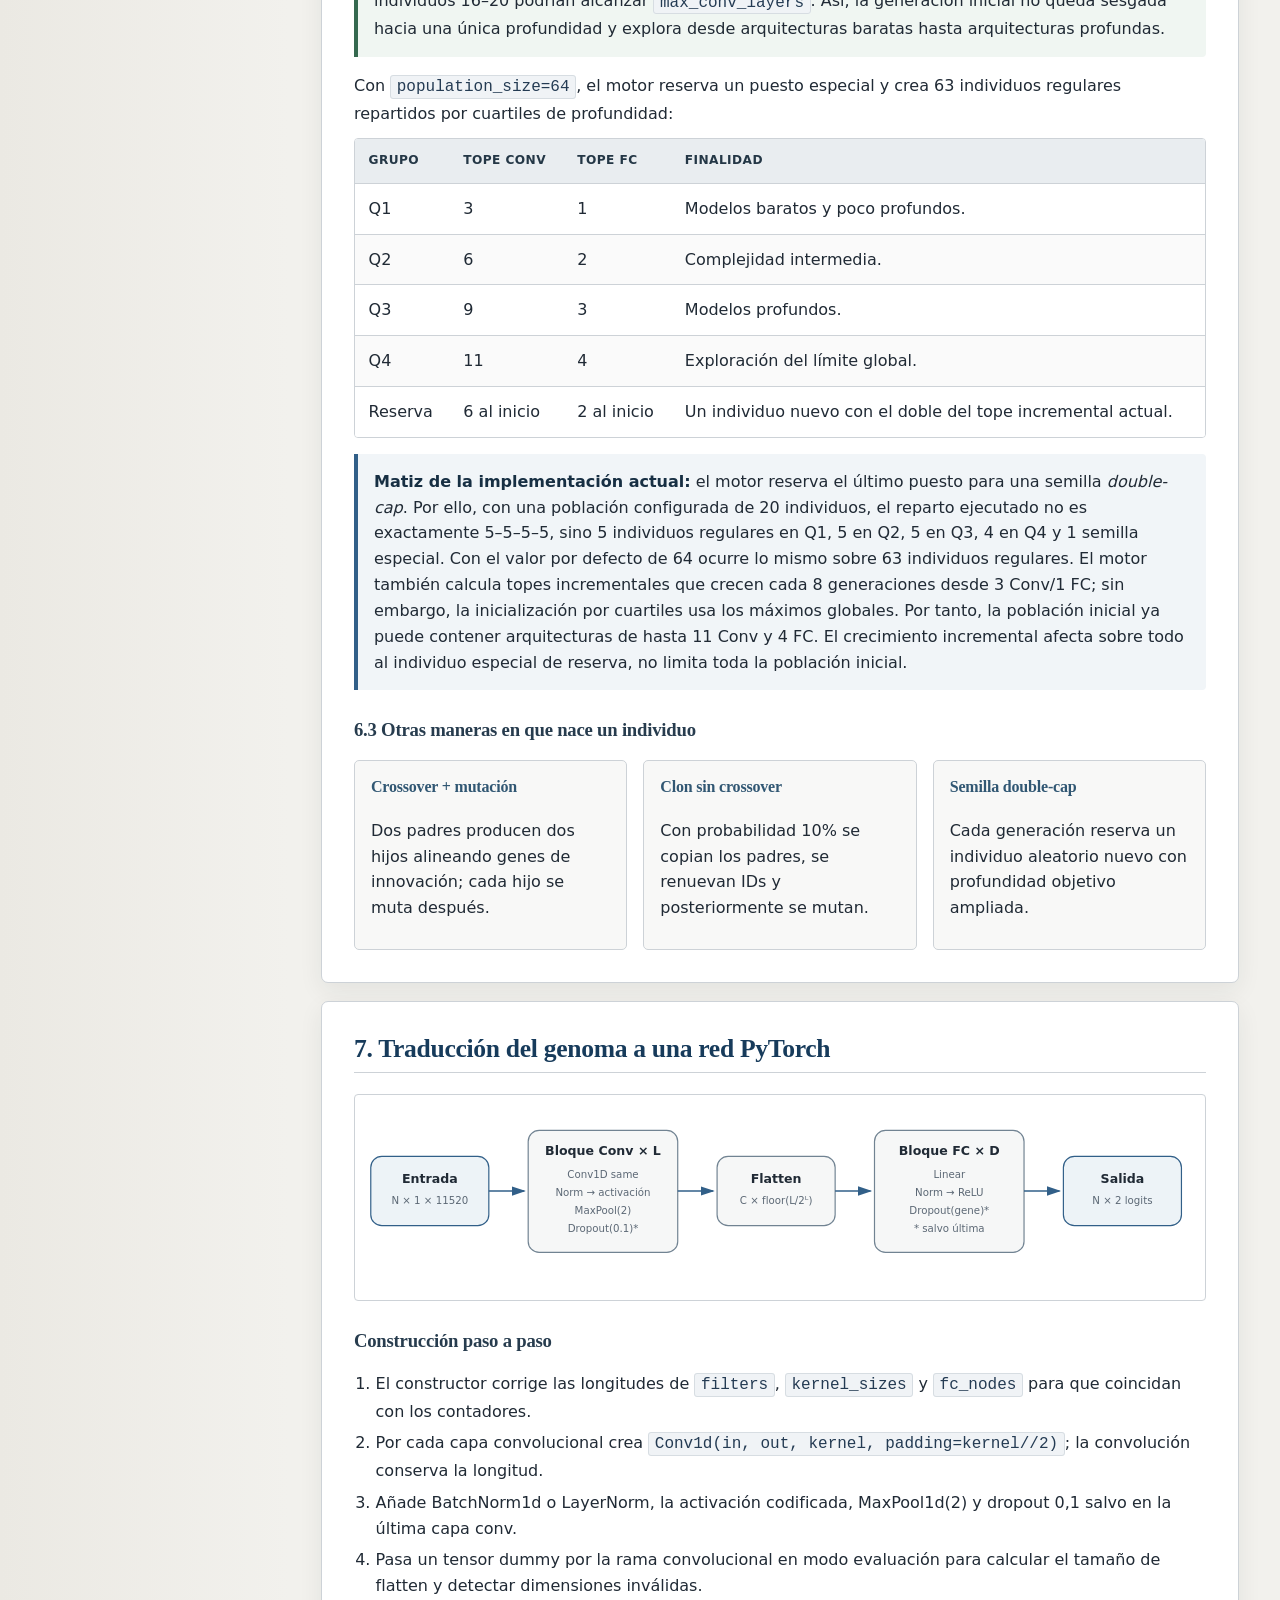
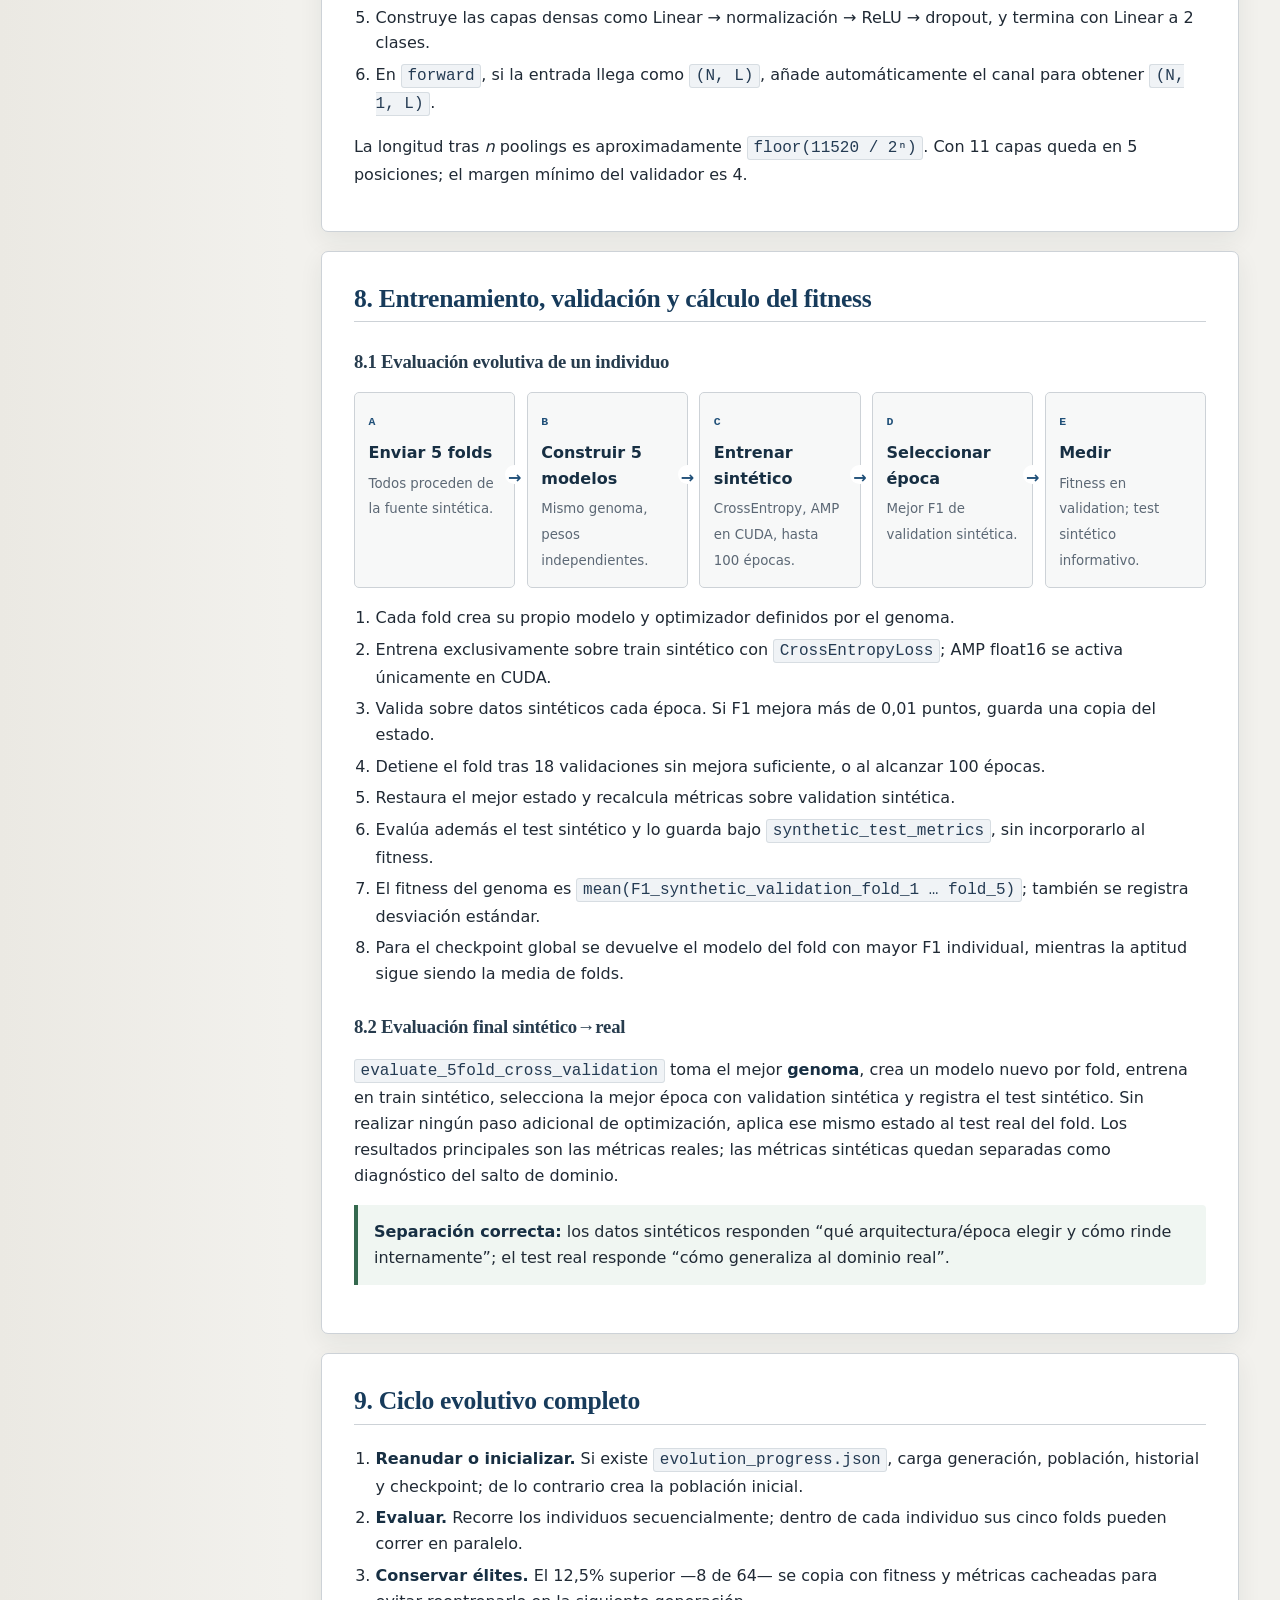
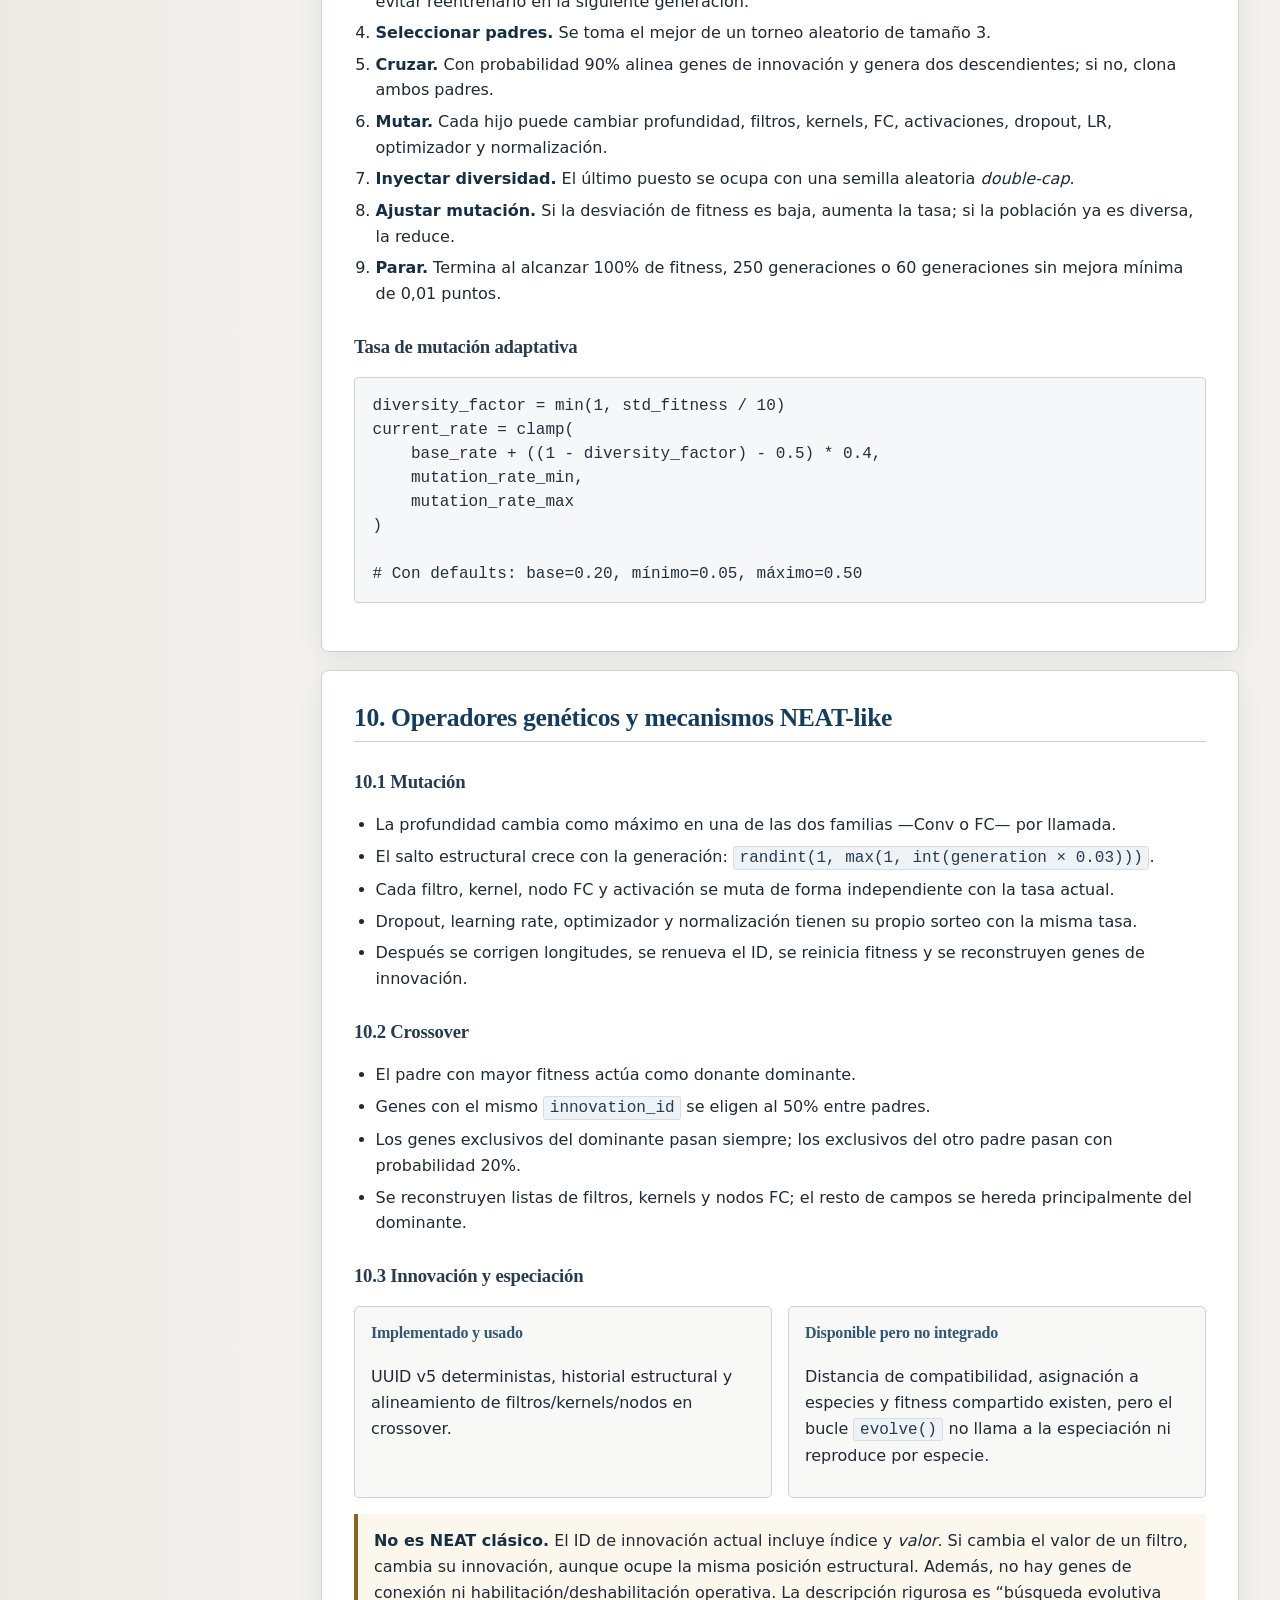
<file: docs/estado_actual_y_hoja_de_ruta.html>
<!doctype html>
<html lang="es">
<head>
  <meta charset="utf-8">
  <meta name="viewport" content="width=device-width, initial-scale=1">
  <meta name="color-scheme" content="light">
  <meta name="description" content="Informe técnico para tutoría doctoral: estado actual, metodología, limitaciones y hoja de ruta del proyecto Neuroevolution-ipynbs.">
  <title>Neuroevolution-ipynbs · Informe técnico para tutoría doctoral</title>
  <style>
    :root {
      --bg: #f2f1ed;
      --panel: #ffffff;
      --panel-2: #f5f6f7;
      --text: #202a35;
      --muted: #5c6875;
      --line: #cdd2d7;
      --cyan: #1f4f78;
      --blue: #315f88;
      --green: #35694f;
      --amber: #8b6420;
      --red: #8a3942;
      --purple: #665078;
      --shadow: 0 8px 24px rgba(28, 39, 49, .07);
      --radius: 7px;
      --mono: ui-monospace, SFMono-Regular, Consolas, "Liberation Mono", monospace;
      --sans: Inter, ui-sans-serif, system-ui, -apple-system, BlinkMacSystemFont, "Segoe UI", sans-serif;
      --serif: Georgia, Cambria, "Times New Roman", serif;
    }

    * { box-sizing: border-box; }
    html { scroll-behavior: smooth; }
    body {
      margin: 0;
      color: var(--text);
      background: linear-gradient(90deg, #ebe9e3 0, var(--bg) 18rem, var(--bg) 100%);
      font-family: var(--sans);
      line-height: 1.62;
    }
    a { color: var(--cyan); text-underline-offset: 3px; }
    a:hover { color: white; }
    code, pre { font-family: var(--mono); }
    code {
      padding: .12rem .35rem;
      border: 1px solid #d7dde2;
      border-radius: 3px;
      background: #f0f3f6;
      color: #243b53;
    }
    pre {
      overflow: auto;
      margin: 1rem 0;
      padding: 1rem 1.1rem;
      border: 1px solid #cbd2d8;
      border-radius: 4px;
      background: #f6f7f8;
      color: #24313d;
      line-height: 1.5;
      tab-size: 2;
    }
    pre code { padding: 0; border: 0; background: transparent; color: inherit; }
    h1, h2, h3, h4 { font-family: var(--serif); line-height: 1.2; letter-spacing: -.012em; }
    h2 { margin-top: 0; padding-bottom: .45rem; border-bottom: 1px solid var(--line); font-size: clamp(1.4rem, 2vw, 1.85rem); color: #173b5b; }
    h3 { margin-top: 1.8rem; color: #273c4e; }
    h4 { color: #315773; }
    p { margin: .72rem 0; }
    ul, ol { padding-left: 1.35rem; }
    li + li { margin-top: .35rem; }
    strong { color: #172f43; }

    .skip-link {
      position: fixed; top: .75rem; left: .75rem; z-index: 99;
      transform: translateY(-180%); padding: .65rem .9rem;
      border-radius: 4px; background: white; color: #172a3a;
    }
    .skip-link:focus { transform: none; }
    .shell { display: grid; grid-template-columns: 280px minmax(0, 1fr); min-height: 100vh; }
    aside {
      position: sticky; top: 0; height: 100vh; overflow: auto;
      padding: 1.3rem 1rem; border-right: 1px solid var(--line);
      background: rgba(248, 247, 243, .97);
    }
    .brand { display: flex; align-items: center; gap: .7rem; margin: .2rem .35rem 1.15rem; }
    .brand-mark {
      display: grid; place-items: center; width: 38px; height: 38px;
      border-radius: 3px; background: #173f62;
      color: white; font-family: var(--serif); font-weight: 700; box-shadow: none;
    }
    .brand small { display: block; color: var(--muted); }
    nav a {
      display: block; padding: .42rem .55rem; margin: .08rem 0;
      border-radius: 8px; color: var(--muted); text-decoration: none; font-size: .9rem;
    }
    nav a:hover, nav a.active { background: #e4e8eb; color: #173f62; }
    .aside-note {
      margin-top: 1.2rem; padding: .8rem; border: 1px solid var(--line);
      border-radius: 10px; color: var(--muted); font-size: .8rem;
    }
    main { width: min(1200px, 100%); padding: 2.2rem clamp(1rem, 3.2vw, 3rem) 5rem; }
    .hero {
      position: relative; overflow: hidden; padding: clamp(1.5rem, 4vw, 3rem);
      border: 1px solid #bfc6cc; border-top: 6px solid #173f62; border-radius: var(--radius);
      background: #ffffff;
      box-shadow: var(--shadow);
    }
    .hero::after {
      content: ""; position: absolute; right: 0; top: 0; width: 32%; height: 6px;
      background: #7b3944;
    }
    .eyebrow { color: #7b3944; font: 700 .76rem/1.35 var(--sans); text-transform: uppercase; letter-spacing: .1em; }
    .hero h1 { max-width: 900px; margin: .8rem 0 1rem; font-size: clamp(2rem, 4.2vw, 3.65rem); color: #183b59; }
    .hero .lead { max-width: 880px; color: #4f5d6a; font-family: var(--serif); font-size: clamp(1rem, 1.4vw, 1.16rem); }
    .meta, .chips { display: flex; flex-wrap: wrap; gap: .55rem; margin-top: 1.25rem; }
    .chip, .status {
      display: inline-flex; align-items: center; gap: .38rem; padding: .32rem .62rem;
      border: 1px solid #cbd1d6; border-radius: 3px; background: #f5f6f7;
      color: #354552; font-size: .76rem; font-weight: 650;
    }
    .status::before { content: ""; width: .52rem; height: .52rem; border-radius: 50%; background: currentColor; }
    .ok { color: var(--green); }
    .partial { color: var(--amber); }
    .missing { color: var(--red); }
    .planned { color: var(--purple); }
    section {
      margin-top: 1.15rem; padding: clamp(1.25rem, 3vw, 2rem);
      border: 1px solid var(--line); border-radius: var(--radius);
      background: #ffffff;
      box-shadow: var(--shadow);
      scroll-margin-top: 1rem;
    }
    .section-intro { max-width: 900px; color: var(--muted); }
    .grid { display: grid; gap: 1rem; }
    .grid.two { grid-template-columns: repeat(2, minmax(0, 1fr)); }
    .grid.three { grid-template-columns: repeat(3, minmax(0, 1fr)); }
    .grid.four { grid-template-columns: repeat(4, minmax(0, 1fr)); }
    .card {
      padding: 1rem; border: 1px solid var(--line); border-radius: 5px;
      background: #f8f8f7;
    }
    .card h3, .card h4 { margin-top: 0; }
    .metric { font-family: var(--serif); font-size: 1.8rem; font-weight: 700; color: #173f62; }
    .metric-label { color: var(--muted); font-size: .82rem; }
    .callout {
      margin: 1rem 0; padding: .9rem 1rem; border-left: 4px solid var(--blue);
      border-radius: 0 4px 4px 0; background: #f1f5f8;
    }
    .callout.warn { border-left-color: var(--amber); background: #fbf7ed; }
    .callout.danger { border-left-color: var(--red); background: #fbf2f3; }
    .callout.good { border-left-color: var(--green); background: #f0f6f2; }
    .table-wrap { overflow-x: auto; border: 1px solid var(--line); border-radius: 4px; }
    table { width: 100%; border-collapse: collapse; min-width: 660px; background: #ffffff; }
    th, td { padding: .75rem .85rem; border-bottom: 1px solid var(--line); text-align: left; vertical-align: top; }
    th { position: sticky; top: 0; background: #e9edf0; color: #243746; font-size: .76rem; letter-spacing: .035em; text-transform: uppercase; }
    tr:last-child td { border-bottom: 0; }
    tbody tr:nth-child(even) { background: #fafafa; }
    tbody tr:hover { background: #f2f5f7; }
    .flow {
      display: grid; grid-template-columns: repeat(5, minmax(0, 1fr)); gap: .7rem;
      margin: 1.1rem 0;
    }
    .flow > div {
      position: relative; min-height: 105px; padding: .85rem;
      border: 1px solid var(--line); border-radius: 5px; background: #f7f8f8;
    }
    .flow > div:not(:last-child)::after {
      content: "→"; position: absolute; top: 37%; right: -.62rem; z-index: 2;
      width: 1.2rem; height: 1.2rem; display: grid; place-items: center;
      border-radius: 50%; background: white; color: var(--cyan); font-weight: 900;
    }
    .step { color: var(--cyan); font: 800 .72rem/1 var(--mono); }
    .flow strong { display: block; margin: .42rem 0 .25rem; }
    .flow small { color: var(--muted); }
    .timeline { position: relative; margin-left: .6rem; padding-left: 1.6rem; border-left: 2px solid var(--line); }
    .phase { position: relative; margin: 0 0 1.2rem; padding: 1rem; border: 1px solid var(--line); border-radius: 5px; background: #f8f8f7; }
    .phase::before { content: ""; position: absolute; left: -2.08rem; top: 1.3rem; width: .78rem; height: .78rem; border-radius: 50%; background: var(--purple); box-shadow: 0 0 0 5px var(--bg); }
    .phase h3 { margin: 0 0 .55rem; }
    .phase .deliverable { color: var(--green); }
    details { margin: .8rem 0; border: 1px solid var(--line); border-radius: 4px; background: #fafafa; }
    summary { cursor: pointer; padding: .8rem 1rem; font-weight: 700; color: #293d4d; }
    details > div { padding: 0 1rem 1rem; color: #4c5b67; }
    .diagram { width: 100%; min-width: 680px; height: auto; }
    .diagram text { font-family: var(--sans); fill: var(--text); }
    .diagram .muted { fill: var(--muted); }
    .diagram .node { fill: #f6f7f7; stroke: #718392; stroke-width: 1.5; }
    .diagram .accent { fill: #edf3f7; stroke: #315f88; stroke-width: 1.5; }
    .diagram .arrow { stroke: #315f88; stroke-width: 2; fill: none; marker-end: url(#arrow); }
    .mini { font-size: .86rem; color: var(--muted); }
    .file-tree { columns: 2; column-gap: 2rem; }
    .file-tree li { break-inside: avoid; }
    .kbd { font-family: var(--mono); font-size: .8rem; }
    footer { padding: 2rem .4rem; color: var(--muted); text-align: center; font-size: .85rem; }
    .top-link { display: inline-block; margin-top: 1rem; font-size: .85rem; }

    @media (max-width: 980px) {
      .shell { display: block; }
      aside { position: static; width: 100%; height: auto; border-right: 0; border-bottom: 1px solid var(--line); }
      nav { display: flex; overflow-x: auto; gap: .25rem; padding-bottom: .4rem; }
      nav a { flex: 0 0 auto; }
      .aside-note { display: none; }
      .grid.three, .grid.four { grid-template-columns: repeat(2, minmax(0, 1fr)); }
      .flow { grid-template-columns: 1fr; }
      .flow > div:not(:last-child)::after { content: "↓"; top: auto; right: 50%; bottom: -.65rem; }
    }
    @media (max-width: 660px) {
      main { padding: 1rem .7rem 3rem; }
      .grid.two, .grid.three, .grid.four { grid-template-columns: 1fr; }
      .file-tree { columns: 1; }
      .hero { border-radius: 16px; }
      section { padding: 1rem; }
    }
    @media print {
      :root { --bg: white; --panel: white; --panel-2: #f4f6f8; --text: #182331; --muted: #52606f; --line: #cfd7df; }
      body { background: white; font-size: 10.5pt; }
      aside, .top-link, .skip-link { display: none; }
      .shell { display: block; }
      main { width: 100%; padding: 0; }
      .hero, section { box-shadow: none; break-inside: avoid-page; background: white; }
      .hero::after { display: none; }
      a { color: inherit; text-decoration: none; }
      pre { white-space: pre-wrap; background: #f6f8fa; color: #182331; }
      th { background: #eef2f6; color: #182331; }
      code { background: #eef2f6; color: #182331; }
    }
  </style>
</head>
<body id="top">
  <a class="skip-link" href="#contenido">Saltar al contenido</a>
  <div class="shell">
    <aside aria-label="Navegación del documento">
      <div class="brand">
        <div class="brand-mark">N</div>
        <div><strong>Neuroevolution</strong><small>Auditoría técnica · 2026</small></div>
      </div>
      <nav id="toc">
        <a href="#historia">Origen y evolución</a>
        <a href="#resumen">1. Resumen</a>
        <a href="#evidencia">2. Evidencia verificada</a>
        <a href="#mapa">3. Mapa del proyecto</a>
        <a href="#datos">4. Datos y protocolo</a>
        <a href="#individuo">5. Qué es un individuo</a>
        <a href="#formacion">6. Cómo se forman</a>
        <a href="#modelo">7. Genoma → modelo</a>
        <a href="#fitness">8. Entrenamiento y fitness</a>
        <a href="#evolucion">9. Ciclo evolutivo</a>
        <a href="#operadores">10. Operadores genéticos</a>
        <a href="#ejecucion">11. Ejecución y artefactos</a>
        <a href="#estado">12. Estado real</a>
        <a href="#riesgos">13. Riesgos y deuda</a>
        <a href="#objetivo">14. Arquitectura objetivo</a>
        <a href="#roadmap">15. Hoja de ruta</a>
        <a href="#pruebas">16. Pruebas de aceptación</a>
        <a href="#experimentos">17. Plan experimental</a>
        <a href="#prioridades">18. Prioridades</a>
        <a href="#glosario">19. Glosario</a>
      </nav>
      <div class="aside-note">
        Documento autocontenido. Se puede abrir sin servidor, imprimir a PDF y navegar con el índice lateral.
      </div>
    </aside>

    <main id="contenido">
      <header class="hero">
        <div class="eyebrow">Documento de trabajo para tutoría doctoral · estado verificable · plan de investigación</div>
        <h1>Neuroevolución de arquitecturas Conv1D para clasificación de voz</h1>
        <p class="lead">
          Informe técnico del proyecto tal como está en el repositorio: problema de investigación, metodología implementada,
          formación y evaluación de individuos, limitaciones actuales y hoja de ruta para incorporar bloques residuales,
          módulos Inception y arquitecturas conocidas con un protocolo experimental defendible.
        </p>
        <div class="meta">
          <span class="chip">Auditoría: 22/09/2026</span>
          <span class="chip">Commit: <code>6c1b188</code></span>
          <span class="chip">Paquete: <code>neuroevolution 0.1.0</code></span>
          <span class="chip">Objetivo: Control vs Pathological</span>
          <span class="chip">Madurez: prototipo de investigación</span>
        </div>
        <div class="chips" aria-label="Resumen de estado">
          <span class="status ok">Pipeline Conv1D activo</span>
          <span class="status ok">Entrenamiento y test sintéticos</span>
          <span class="status ok">Evaluación final real</span>
          <span class="status partial">NEAT-like parcial</span>
          <span class="status missing">Residual no implementado</span>
          <span class="status missing">Inception no implementado</span>
          <span class="status planned">Arquitecturas conocidas planificadas</span>
        </div>
      </header>

      <section id="historia">
        <h2>Origen y evolución del proyecto</h2>
        <p class="section-intro">
          El sistema actual no surgió como una implementación cerrada, sino como una sucesión de decisiones motivadas por dos
          restricciones constantes: el elevado coste de entrenar muchas arquitecturas y las limitaciones operativas del entorno
          universitario. Esta sección reconstruye ese recorrido y sitúa cada decisión técnica dentro de su contexto.
        </p>
        <div class="callout">
          <strong>Nota de trazabilidad histórica:</strong> la etapa Docker/Kafka y las primeras versiones monolíticas se describen a
          partir de la evolución del proyecto comunicada por su autor. El checkout actual contiene la solución modular basada en
          Python/notebook, no la infraestructura distribuida original.
        </div>

        <div class="timeline">
          <article class="phase">
            <h3>Etapa 1 · Del diseño manual al generador paramétrico</h3>
            <p>
              El punto de partida fue sustituir el diseño manual de una única red por un <strong>generador de arquitecturas</strong>.
              Una arquitectura dejó de representarse como código fijo y pasó a describirse mediante un conjunto de parámetros.
              En el algoritmo evolutivo, esos parámetros actúan como <strong>genes</strong>; el conjunto completo constituye el
              <strong>genoma</strong> del individuo, y la red PyTorch construida a partir de él es su fenotipo.
            </p>
            <p>
              Este cambio permitió crear automáticamente muchas CNN 1D diferentes, entrenarlas, medir su aptitud y emplear
              selección, cruce y mutación para producir nuevas alternativas. La pregunta dejó de ser «¿qué red debemos diseñar?»
              y pasó a ser «¿qué espacio de arquitecturas debe explorar el proceso evolutivo?».
            </p>
          </article>

          <article class="phase">
            <h3>Etapa 2 · Qué representa un gen de arquitectura</h3>
            <p>En la implementación actual, los genes se agrupan en tres niveles:</p>
            <div class="table-wrap">
              <table>
                <thead><tr><th>Familia</th><th>Genes</th><th>Función dentro de la red</th></tr></thead>
                <tbody>
                  <tr><td>Estructura convolucional</td><td><code>num_conv_layers</code>, <code>filters</code>, <code>kernel_sizes</code></td><td>Determinan profundidad, canales y campo receptivo de la extracción de características.</td></tr>
                  <tr><td>Estructura densa</td><td><code>num_fc_layers</code>, <code>fc_nodes</code></td><td>Determinan la profundidad y anchura del clasificador final.</td></tr>
                  <tr><td>Operación de las capas</td><td><code>activations</code>, <code>normalization_type</code>, <code>dropout_rate</code></td><td>Controlan no linealidad, normalización y regularización. Actualmente las activaciones evolucionan en la ruta Conv y las FC usan ReLU fija.</td></tr>
                  <tr><td>Entrenamiento</td><td><code>optimizer</code>, <code>learning_rate</code></td><td>Definen cómo aprende cada individuo durante su evaluación.</td></tr>
                  <tr><td>Estado evolutivo</td><td><code>fitness</code>, <code>id</code>, <code>innovation_genes</code>, <code>structural_history</code></td><td>No describen directamente una capa; identifican, evalúan y trazan el linaje del individuo.</td></tr>
                </tbody>
              </table>
            </div>
            <p>
              Así, dos individuos pueden compartir la misma profundidad y diferir en filtros, kernels, normalización u optimizador.
              La evolución puede alterar tanto la topología como los hiperparámetros de aprendizaje.
            </p>
          </article>

          <article class="phase">
            <h3>Etapa 3 · Primer intento de escalado: Docker y Kafka</h3>
            <p>
              Dado que cada individuo necesita un entrenamiento completo, el primer enfoque para reducir el tiempo total fue un
              sistema distribuido. La idea consistía en desacoplar la generación de genomas de su evaluación: un coordinador
              publicaría trabajos en Kafka y múltiples workers encapsulados con Docker entrenarían arquitecturas en paralelo.
            </p>
            <div class="flow" aria-label="Arquitectura distribuida histórica con Docker y Kafka">
              <div><span class="step">01</span><strong>Coordinador</strong><small>Genera individuos y serializa genomas.</small></div>
              <div><span class="step">02</span><strong>Kafka</strong><small>Cola de trabajos pendientes.</small></div>
              <div><span class="step">03</span><strong>Workers Docker</strong><small>Entrenamientos independientes en paralelo.</small></div>
              <div><span class="step">04</span><strong>Resultados</strong><small>Fitness y métricas vuelven al coordinador.</small></div>
              <div><span class="step">05</span><strong>Evolución</strong><small>Selección, cruce y siguiente generación.</small></div>
            </div>
            <p>
              Conceptualmente, este diseño permitía aumentar el rendimiento añadiendo tantos workers como recursos estuvieran
              disponibles. También separaba de forma limpia la lógica evolutiva de la ejecución de los entrenamientos.
            </p>
          </article>

          <article class="phase">
            <h3>Etapa 4 · Restricción institucional y migración al notebook</h3>
            <p>
              La infraestructura distribuida no resultó desplegable en los entornos universitarios disponibles, donde no se podían
              levantar servicios Docker y Kafka con normalidad. Para conservar la portabilidad, el flujo se trasladó a un notebook
              Jupyter ejecutable en el entorno autorizado de la universidad.
            </p>
            <p>
              La primera solución concentraba demasiada lógica y salida textual en el propio <code>.ipynb</code>. En ejecuciones largas,
              la acumulación de logs y outputs hacía crecer el documento, ralentizaba la interfaz y podía terminar bloqueando la sesión.
            </p>
          </article>

          <article class="phase">
            <h3>Etapa 5 · Notebook como orquestador y ejecución en módulos Python</h3>
            <p>
              Para evitar que el notebook fuese a la vez interfaz, implementación y almacén de logs, la lógica se extrajo al paquete
              <code>neuroevolution/</code>. El notebook actual actúa como un orquestador ligero: prepara la configuración, invoca las
              funciones Python y deja que el proceso escriba el seguimiento persistente en archivos de texto y JSON.
            </p>
            <div class="grid three">
              <div class="card"><h4><code>test.ipynb</code></h4><p class="mini">Configura y lanza el experimento sin contener la implementación completa.</p></div>
              <div class="card"><h4><code>neuroevolution/</code></h4><p class="mini">Construye modelos, entrena folds y ejecuta la evolución.</p></div>
              <div class="card"><h4><code>artifacts/</code></h4><p class="mini">Conserva logs TXT, progreso JSON, checkpoints y resultados.</p></div>
            </div>
            <p>
              El archivo <code>execution_log.txt</code> permite seguir la ejecución sin almacenar miles de líneas como output de celdas;
              <code>generation_progress.txt</code> resume la evolución y <code>evolution_progress.json</code> permite reanudar el estado.
            </p>
          </article>

          <article class="phase">
            <h3>Etapa 6 · Intentos de paralelización y problemas de memoria</h3>
            <p>
              El siguiente cuello de botella fue el tiempo. Se probaron distintas formas de paralelizar evaluaciones mediante hilos.
              El problema observado no se explica únicamente por el GIL de Python: el entrenamiento de PyTorch ejecuta buena parte
              del trabajo en código nativo, pero la combinación de múltiples modelos, DataLoaders, copias de tensores, procesos de
              carga y memoria GPU/CPU producía contención y episodios de <abbr title="Out Of Memory">OOM</abbr>.
            </p>
            <p>
              Paralelizar muchos individuos completos multiplicaba el consumo de datos y estados de entrenamiento. Además, una
              ejecución larga seguía siendo vulnerable si cada tarea recreaba loaders o retenía memoria. Por ello se abandonó el
              paralelismo sin límites y se buscó una unidad de trabajo más controlable.
            </p>
          </article>

          <article class="phase">
            <h3>Etapa 7 · Evaluación integrada en cinco folds</h3>
            <p>
              La solución adoptada fue integrar la evaluación de cinco folds dentro del fitness de cada individuo. El sistema crea
              un conjunto independiente de DataLoaders por fold, lo almacena en una caché global y lo reutiliza para los siguientes
              individuos. Por tanto, no existe un único DataLoader físico para los cinco folds: existen cinco grupos de loaders,
              cargados una vez por configuración y mantenidos para evitar lecturas y conversiones repetidas.
            </p>
            <p>
              Los cinco folds pueden enviarse a un <code>ThreadPoolExecutor</code> con un máximo configurable de workers. Esta forma de
              paralelismo es acotada y conserva la correspondencia entre un individuo y sus cinco evaluaciones. En una sola GPU el
              número de workers debe ajustarse a la memoria disponible; en CPU o hardware con mayor capacidad puede aumentarse.
            </p>
            <div class="callout good">
              <strong>Consecuencia metodológica:</strong> el fitness ya no representa el mejor resultado de un individuo en un único
              fold. Es la media del F1 de validation sintética en los cinco folds. Para ser seleccionado, un individuo debe rendir de
              forma consistente en varias particiones, lo que reduce la preferencia por arquitecturas accidentalmente buenas en un
              solo caso y favorece una generalización posterior más robusta.
            </div>
          </article>

          <article class="phase">
            <h3>Etapa 8 · Estado actual y siguiente evolución del generador</h3>
            <p>
              El generador actual sigue siendo deliberadamente básico: produce pilas secuenciales de Conv1D, pooling y capas densas.
              Ya puede evolucionar profundidad, anchura, kernels, activaciones y parámetros de entrenamiento, pero no representa aún
              bloques complejos ni conexiones internas no secuenciales.
            </p>
            <p>
              La siguiente etapa consiste en ampliar el espacio genético para que pueda generar <strong>bloques residuales</strong>,
              <strong>módulos Inception</strong> y <strong>arquitecturas conocidas</strong> como ResNet1D, InceptionTime o CDIL-CNN.
              Estas arquitecturas no se introducirían únicamente como baselines estáticos: podrían actuar como semillas, mutar sus
              bloques e hiperparámetros y continuar evolucionando dentro de la población.
            </p>
          </article>
        </div>
      </section>

      <section id="resumen">
        <h2>1. Resumen ejecutivo</h2>
        <p class="section-intro">
          El proyecto realiza una búsqueda evolutiva de redes <strong>Conv1D secuenciales</strong> para clasificar señales de voz.
          Cada genoma define profundidad, filtros, kernels, capas densas y varios hiperparámetros de entrenamiento. Para medir su
          aptitud se entrenan cinco modelos —uno por partición— y se usa la media del F1 de validación. Después, la arquitectura
          ganadora se reentrena desde cero con train sintético por fold, se selecciona con validation sintética, se informa sobre
          test sintético y se evalúa finalmente —sin nuevos ajustes— sobre test real.
        </p>
        <div class="grid three">
          <div class="card"><div class="metric">64</div><div class="metric-label">individuos por generación por defecto</div></div>
          <div class="card"><div class="metric">250</div><div class="metric-label">generaciones máximas por defecto</div></div>
          <div class="card"><div class="metric">5</div><div class="metric-label">particiones sintéticas emparejadas con test real</div></div>
          <div class="card"><div class="metric">11 + 4</div><div class="metric-label">máximo de capas Conv1D + FC</div></div>
          <div class="card"><div class="metric">100</div><div class="metric-label">épocas máximas por entrenamiento</div></div>
          <div class="card"><div class="metric">F1</div><div class="metric-label">criterio de fitness y checkpoint</div></div>
        </div>
        <div class="callout good">
          <strong>Protocolo sintético→real:</strong> train sintético actualiza pesos, validation sintética selecciona épocas y
          arquitecturas, test sintético aporta una medición interna y el test real queda reservado para la evaluación final.
          Ningún dato real actualiza pesos ni selecciona checkpoints.
        </div>
        <div class="callout warn">
          <strong>La ampliación solicitada aún es futura:</strong> el código ejecutable actual no contiene bloques residuales,
          módulos Inception ni constructores de ResNet1D/InceptionTime/CDIL-CNN. Algunas notas en <code>mejoras/</code> los marcan
          como implementados, pero esa afirmación no coincide con los módulos y pruebas presentes en este checkout.
        </div>
        <div class="callout">
          <strong>Interpretación doctoral:</strong> el estado actual demuestra viabilidad técnica del pipeline, pero no valida todavía
          la hipótesis de investigación. La evidencia concluyente debe proceder de baselines reproducidos, ablaciones, múltiples
          semillas, intervalos de confianza y una auditoría de independencia por sujeto.
        </div>
      </section>

      <section id="evidencia">
        <h2>2. Evidencia verificada en esta revisión</h2>
        <div class="table-wrap">
          <table>
            <thead><tr><th>Comprobación</th><th>Resultado</th><th>Lectura correcta</th></tr></thead>
            <tbody>
              <tr><td>Estado Git</td><td>Base <code>6c1b188</code> más cambios locales del protocolo sintético→real</td><td>El documento describe el código modificado en esta sesión, todavía sin commit.</td></tr>
              <tr><td>Paquete Python</td><td>27 archivos <code>.py</code>, 4.664 líneas</td><td>La lógica reutilizable está en <code>neuroevolution/</code>.</td></tr>
              <tr><td>Pruebas declaradas</td><td>16 tests en 3 archivos</td><td>Cubren separación sintético/real, mecanismos NEAT-like y reporting final.</td></tr>
              <tr><td>Compilación</td><td><span class="status ok">OK</span> <code>compileall neuroevolution</code></td><td>No se detectaron errores sintácticos.</td></tr>
              <tr><td>Suite <code>pytest</code></td><td><span class="status ok">16/16 aprobadas</span></td><td>Ejecutadas en CPU; solo aparecen avisos esperados de métricas sobre muestras unitarias de test.</td></tr>
              <tr><td>Fuente sintética</td><td><code>files_syn_40_1e5_N</code></td><td>Train, validation y test internos del proceso evolutivo.</td></tr>
              <tr><td>Formas sintéticas</td><td>7.200 / 2.400 / 2.380 por fold</td><td>Train, validation y test; secuencia de 11.520 valores.</td></tr>
              <tr><td>Fuente final real</td><td><code>files_real_N</code>: 60 muestras de test por fold</td><td>Solo <code>X_test/y_test</code> se cargan para la medición final.</td></tr>
              <tr><td>Balance de clases</td><td>Sintético: 3.600/3.600, 1.200/1.200, 1.190/1.190; real test: 30/30</td><td>Las clases 0 y 1 están equilibradas en todas las fuentes usadas.</td></tr>
            </tbody>
          </table>
        </div>
        <p class="mini">La ausencia de un manifiesto de sujetos impide certificar desde los NPY el aislamiento estricto por sujeto y la cobertura de test a través de folds.</p>
      </section>

      <section id="mapa">
        <h2>3. Mapa del proyecto y responsabilidades</h2>
        <p class="section-intro">La ruta recomendada para trabajar es <code>test.ipynb → neuroevolution/ → artifacts/</code>. Los notebooks grandes conservan lógica histórica duplicada y no deben ser la fuente principal de cambios.</p>
        <div class="grid two">
          <div class="card">
            <h3>Puntos de entrada</h3>
            <ul>
              <li><a href="../test.ipynb"><code>test.ipynb</code></a>: orquestador modular actual; 22 celdas.</li>
              <li><a href="../best_Audio_hybrid_neuroevolution_notebook.ipynb"><code>best_Audio…ipynb</code></a>: referencia histórica monolítica; 49 celdas.</li>
              <li><a href="../unified_test.ipynb"><code>unified_test.ipynb</code></a>: variante monolítica avanzada; 48 celdas.</li>
            </ul>
          </div>
          <div class="card">
            <h3>Paquete activo</h3>
            <ul class="file-tree">
              <li><code>config.py</code>: valores por defecto.</li>
              <li><code>data/loader.py</code>: existencia y forma de datos.</li>
              <li><code>models/</code>: validación y construcción CNN.</li>
              <li><code>genetics/</code>: creación, cruce y mutación.</li>
              <li><code>evolution/</code>: bucle y fitness.</li>
              <li><code>evaluation/</code>: test final y métricas.</li>
              <li><code>visualization/</code>: gráficas e informes.</li>
            </ul>
          </div>
        </div>
        <div class="flow" aria-label="Flujo principal del proyecto">
          <div><span class="step">01</span><strong>Configurar</strong><small>Semillas, dispositivo, datos y presupuesto.</small></div>
          <div><span class="step">02</span><strong>Verificar datos</strong><small>30 NPY y longitud de secuencia.</small></div>
          <div><span class="step">03</span><strong>Evolucionar</strong><small>Crear, entrenar, seleccionar y reproducir.</small></div>
          <div><span class="step">04</span><strong>Generalizar a real</strong><small>Reentrenar con sintéticos y medir test real.</small></div>
          <div><span class="step">05</span><strong>Reportar</strong><small>JSON, checkpoints, logs y gráficas.</small></div>
        </div>
      </section>

      <section id="datos">
        <h2>4. Datos y protocolo experimental</h2>
        <h3>4.1 Contrato de cada fold: sintético→real</h3>
        <div class="grid four">
          <div class="card"><h4>Train sintético</h4><p><strong>7.200 muestras</strong> · 3.600/3.600.</p><p>Única fuente que actualiza los pesos mediante backpropagation.</p></div>
          <div class="card"><h4>Validation sintética</h4><p><strong>2.400 muestras</strong> · 1.200/1.200.</p><p>Early stopping, mejor época, checkpoint por fold y fitness evolutivo.</p></div>
          <div class="card"><h4>Test sintético</h4><p><strong>2.380 muestras</strong> · 1.190/1.190.</p><p>Medición interna informativa; no selecciona épocas ni individuos.</p></div>
          <div class="card"><h4>Test final real</h4><p><strong>60 muestras</strong> · 30/30.</p><p>Evaluación de generalización sin reentrenar ni ajustar con datos reales.</p></div>
        </div>
        <h3>4.2 Carga paso a paso</h3>
        <ol>
          <li><code>load_dataset(config)</code> resuelve <code>data/sets/folds_5/files_syn_40_1e5_N</code> y comprueba los 30 ficheros sintéticos requeridos.</li>
          <li>Abre <code>X_train_40_1e5_N</code> del fold 1 y ajusta <code>config['sequence_length']</code> a 11.520.</li>
          <li>También comprueba que existan los cinco pares <code>X_test/y_test_real_N</code> y que su longitud sea compatible.</li>
          <li>Durante evolución, <code>load_fold_loaders</code> carga X/y sintéticos de train, validation y test.</li>
          <li>Los arrays bidimensionales <code>(muestras, 11520)</code> se reforman a <code>(muestras, 1, 11520)</code>.</li>
          <li>Los datos se convierten a <code>float32</code> y las etiquetas a <code>long</code>.</li>
          <li>Se crean tres <code>DataLoader</code> sintéticos separados; solo train usa <code>shuffle=True</code>.</li>
          <li>En la evaluación final, <code>load_fold_test_loader</code> carga exclusivamente el test real. El código de entrenamiento no recibe real train/validation.</li>
          <li>El modo de caché por defecto es RAM; también existen <code>none</code> y <code>memmap</code>.</li>
        </ol>
        <div class="callout warn">
          <strong>Terminología científica:</strong> describirlo como “evaluación de generalización sintético→real sobre cinco particiones emparejadas”.
          No llamarlo validación cruzada clásica hasta disponer de un manifiesto que pruebe cómo rotan los sujetos reales entre folds.
        </div>
      </section>

      <section id="individuo">
        <h2>5. Qué es exactamente un individuo</h2>
        <p class="section-intro">
          Un individuo es un diccionario Python —el <strong>genoma</strong>— que codifica una arquitectura y sus hiperparámetros.
          No contiene inicialmente pesos entrenados. Cada vez que se evalúa, <code>EvolvableCNN</code> traduce el genoma a módulos PyTorch y aprende pesos desde cero por fold.
        </p>
        <div class="table-wrap">
          <table>
            <thead><tr><th>Gen</th><th>Qué controla</th><th>Dominio actual</th><th>Uso real</th></tr></thead>
            <tbody>
              <tr><td><code>num_conv_layers</code></td><td>Profundidad convolucional</td><td>1–11</td><td>Una Conv1D + normalización + activación + MaxPool por capa.</td></tr>
              <tr><td><code>filters</code></td><td>Canales de salida</td><td>Lista, 8–256</td><td>Un valor por capa Conv1D.</td></tr>
              <tr><td><code>kernel_sizes</code></td><td>Campo receptivo local</td><td>3, 5, 7, 9, 11, 13, 15</td><td>Se fuerza a impar; padding conserva longitud antes del pooling.</td></tr>
              <tr><td><code>num_fc_layers</code></td><td>Profundidad densa</td><td>1–4</td><td>Número de capas ocultas antes de la salida binaria.</td></tr>
              <tr><td><code>fc_nodes</code></td><td>Ancho denso</td><td>Lista, 64–768</td><td>Un valor por capa FC.</td></tr>
              <tr><td><code>activations</code></td><td>Activación convolucional</td><td>ReLU, LeakyReLU, Tanh, Sigmoid, SELU</td><td>Se aplica en Conv1D. Las capas FC usan ReLU fija.</td></tr>
              <tr><td><code>dropout_rate</code></td><td>Regularización densa</td><td>0,1–0,5</td><td>Entre capas FC; la ruta conv usa dropout fijo 0,1 salvo la última.</td></tr>
              <tr><td><code>learning_rate</code></td><td>Tamaño de paso</td><td>6 opciones, 1e-3 a 1e-5</td><td>Configura el optimizador de ese individuo.</td></tr>
              <tr><td><code>optimizer</code></td><td>Algoritmo de actualización</td><td>Adam, AdamW, SGD, RMSprop</td><td>Se instancia por fold.</td></tr>
              <tr><td><code>normalization_type</code></td><td>Normalización</td><td>batch o layer</td><td>BatchNorm funciona; LayerNorm Conv1D necesita corrección.</td></tr>
              <tr><td><code>fitness</code></td><td>Aptitud</td><td>0–100</td><td>Media del F1 de validation sintética entre folds.</td></tr>
              <tr><td><code>id</code></td><td>Identidad efímera</td><td>8 caracteres UUID</td><td>Cambia al crear descendencia.</td></tr>
              <tr><td><code>innovation_genes</code></td><td>Alineamiento genético</td><td>Filtros, kernels y nodos FC</td><td>Usado por crossover y distancia de compatibilidad.</td></tr>
              <tr><td><code>structural_history</code></td><td>Trazabilidad</td><td>Lista de eventos</td><td>Registra mutaciones, cruce e inicialización.</td></tr>
            </tbody>
          </table>
        </div>
        <h3>Ejemplo representativo</h3>
        <pre><code>{
  "num_conv_layers": 3,
  "filters": [16, 32, 64],
  "kernel_sizes": [5, 9, 3],
  "num_fc_layers": 2,
  "fc_nodes": [256, 128],
  "activations": ["relu", "selu", "leaky_relu"],
  "dropout_rate": 0.28,
  "learning_rate": 0.0002,
  "optimizer": "adamw",
  "normalization_type": "batch",
  "fitness": 0.0,
  "id": "a1b2c3d4",
  "innovation_genes": [...],
  "structural_history": [...]
}</code></pre>
      </section>

      <section id="formacion">
        <h2>6. Cómo se forman los individuos</h2>
        <h3>6.1 Génesis de un genoma aleatorio</h3>
        <ol>
          <li>Calcula la profundidad Conv1D segura: <code>floor(log2(sequence_length / 4))</code>. Con 11.520 da 11, igual al máximo configurado.</li>
          <li>Sortea el número de capas Conv1D entre 1 y el tope activo, y las FC entre 1 y su tope.</li>
          <li>Sortea un filtro base entre 8 y 16 y duplica progresivamente: <code>base × 2^i</code>, limitado a 256.</li>
          <li>Escoge un kernel permitido de forma independiente para cada convolución.</li>
          <li>Sortea el ancho de la primera FC entre 64 y 768; las siguientes se reducen aproximadamente a la mitad, sin bajar de 64.</li>
          <li>Crea tantas activaciones como el máximo entre el número de capas Conv y FC.</li>
          <li>Sortea dropout, learning rate y optimizador. La normalización inicial se fija a BatchNorm.</li>
          <li>Valida la reducción espacial; si es válida, construye genes de innovación y devuelve el individuo.</li>
          <li>Tras 100 intentos fallidos, usa un genoma mínimo seguro: 1 Conv(32, k=3), 1 FC(64), ReLU, dropout 0,3 y Adam.</li>
        </ol>

        <h3>6.2 Formación de la población inicial</h3>
        <p>
          Esta estratificación se aplica <strong>únicamente al crear la generación inicial —generación 0—</strong>. Los
          individuos regulares se ordenan por su posición en la población y se dividen en cuatro grupos. El primer grupo
          puede generar redes con un máximo aproximado de un cuarto de la profundidad global; el segundo, hasta dos cuartos;
          el tercero, hasta tres cuartos; y el cuarto, hasta el máximo completo. El límite es un <em>tope de muestreo</em>:
          dentro de cada grupo, el número efectivo de capas se sortea entre el mínimo configurado y dicho tope.
        </p>
        <div class="callout good">
          <strong>Ejemplo conceptual con 20 individuos:</strong> si todos los puestos se dedicaran a la inicialización regular,
          los individuos 1–5 tendrían como tope <code>ceil(max_conv_layers × 1/4)</code>; los individuos 6–10,
          <code>ceil(max_conv_layers × 2/4)</code>; los individuos 11–15, <code>ceil(max_conv_layers × 3/4)</code>; y los
          individuos 16–20 podrían alcanzar <code>max_conv_layers</code>. Así, la generación inicial no queda sesgada hacia
          una única profundidad y explora desde arquitecturas baratas hasta arquitecturas profundas.
        </div>
        <p>Con <code>population_size=64</code>, el motor reserva un puesto especial y crea 63 individuos regulares repartidos por cuartiles de profundidad:</p>
        <div class="table-wrap">
          <table>
            <thead><tr><th>Grupo</th><th>Tope Conv</th><th>Tope FC</th><th>Finalidad</th></tr></thead>
            <tbody>
              <tr><td>Q1</td><td>3</td><td>1</td><td>Modelos baratos y poco profundos.</td></tr>
              <tr><td>Q2</td><td>6</td><td>2</td><td>Complejidad intermedia.</td></tr>
              <tr><td>Q3</td><td>9</td><td>3</td><td>Modelos profundos.</td></tr>
              <tr><td>Q4</td><td>11</td><td>4</td><td>Exploración del límite global.</td></tr>
              <tr><td>Reserva</td><td>6 al inicio</td><td>2 al inicio</td><td>Un individuo nuevo con el doble del tope incremental actual.</td></tr>
            </tbody>
          </table>
        </div>
        <div class="callout">
          <strong>Matiz de la implementación actual:</strong> el motor reserva el último puesto para una semilla
          <em>double-cap</em>. Por ello, con una población configurada de 20 individuos, el reparto ejecutado no es exactamente
          5–5–5–5, sino 5 individuos regulares en Q1, 5 en Q2, 5 en Q3, 4 en Q4 y 1 semilla especial. Con el valor por defecto
          de 64 ocurre lo mismo sobre 63 individuos regulares. El motor también calcula topes incrementales que crecen cada
          8 generaciones desde 3 Conv/1 FC; sin embargo, la inicialización por cuartiles usa los máximos globales. Por tanto,
          la población inicial ya puede contener arquitecturas de hasta 11 Conv y 4 FC. El crecimiento incremental afecta
          sobre todo al individuo especial de reserva, no limita toda la población inicial.
        </div>
        <h3>6.3 Otras maneras en que nace un individuo</h3>
        <div class="grid three">
          <div class="card"><h4>Crossover + mutación</h4><p>Dos padres producen dos hijos alineando genes de innovación; cada hijo se muta después.</p></div>
          <div class="card"><h4>Clon sin crossover</h4><p>Con probabilidad 10% se copian los padres, se renuevan IDs y posteriormente se mutan.</p></div>
          <div class="card"><h4>Semilla double-cap</h4><p>Cada generación reserva un individuo aleatorio nuevo con profundidad objetivo ampliada.</p></div>
        </div>
      </section>

      <section id="modelo">
        <h2>7. Traducción del genoma a una red PyTorch</h2>
        <div class="table-wrap">
          <svg class="diagram" viewBox="0 0 1080 250" role="img" aria-label="Flujo actual del modelo Conv1D">
            <defs><marker id="arrow" markerWidth="10" markerHeight="10" refX="8" refY="3" orient="auto"><path d="M0,0 L0,6 L9,3 z" fill="#315f88"/></marker></defs>
            <rect class="accent" x="20" y="78" rx="14" width="150" height="88"/><text x="95" y="112" text-anchor="middle" font-size="16" font-weight="700">Entrada</text><text class="muted" x="95" y="139" text-anchor="middle" font-size="13">N × 1 × 11520</text>
            <path class="arrow" d="M170 122 H215"/>
            <rect class="node" x="220" y="45" rx="14" width="190" height="155"/><text x="315" y="76" text-anchor="middle" font-size="16" font-weight="700">Bloque Conv × L</text><text class="muted" x="315" y="105" text-anchor="middle" font-size="13">Conv1D same</text><text class="muted" x="315" y="128" text-anchor="middle" font-size="13">Norm → activación</text><text class="muted" x="315" y="151" text-anchor="middle" font-size="13">MaxPool(2)</text><text class="muted" x="315" y="174" text-anchor="middle" font-size="13">Dropout(0.1)*</text>
            <path class="arrow" d="M410 122 H455"/>
            <rect class="node" x="460" y="78" rx="14" width="150" height="88"/><text x="535" y="112" text-anchor="middle" font-size="16" font-weight="700">Flatten</text><text class="muted" x="535" y="139" text-anchor="middle" font-size="13">C × floor(L/2ᴸ)</text>
            <path class="arrow" d="M610 122 H655"/>
            <rect class="node" x="660" y="45" rx="14" width="190" height="155"/><text x="755" y="76" text-anchor="middle" font-size="16" font-weight="700">Bloque FC × D</text><text class="muted" x="755" y="105" text-anchor="middle" font-size="13">Linear</text><text class="muted" x="755" y="128" text-anchor="middle" font-size="13">Norm → ReLU</text><text class="muted" x="755" y="151" text-anchor="middle" font-size="13">Dropout(gene)*</text><text class="muted" x="755" y="174" text-anchor="middle" font-size="13">* salvo última</text>
            <path class="arrow" d="M850 122 H895"/>
            <rect class="accent" x="900" y="78" rx="14" width="150" height="88"/><text x="975" y="112" text-anchor="middle" font-size="16" font-weight="700">Salida</text><text class="muted" x="975" y="139" text-anchor="middle" font-size="13">N × 2 logits</text>
          </svg>
        </div>
        <h3>Construcción paso a paso</h3>
        <ol>
          <li>El constructor corrige las longitudes de <code>filters</code>, <code>kernel_sizes</code> y <code>fc_nodes</code> para que coincidan con los contadores.</li>
          <li>Por cada capa convolucional crea <code>Conv1d(in, out, kernel, padding=kernel//2)</code>; la convolución conserva la longitud.</li>
          <li>Añade BatchNorm1d o LayerNorm, la activación codificada, MaxPool1d(2) y dropout 0,1 salvo en la última capa conv.</li>
          <li>Pasa un tensor dummy por la rama convolucional en modo evaluación para calcular el tamaño de flatten y detectar dimensiones inválidas.</li>
          <li>Construye las capas densas como Linear → normalización → ReLU → dropout, y termina con Linear a 2 clases.</li>
          <li>En <code>forward</code>, si la entrada llega como <code>(N, L)</code>, añade automáticamente el canal para obtener <code>(N, 1, L)</code>.</li>
        </ol>
        <p>La longitud tras <em>n</em> poolings es aproximadamente <code>floor(11520 / 2ⁿ)</code>. Con 11 capas queda en 5 posiciones; el margen mínimo del validador es 4.</p>
      </section>

      <section id="fitness">
        <h2>8. Entrenamiento, validación y cálculo del fitness</h2>
        <h3>8.1 Evaluación evolutiva de un individuo</h3>
        <div class="flow">
          <div><span class="step">A</span><strong>Enviar 5 folds</strong><small>Todos proceden de la fuente sintética.</small></div>
          <div><span class="step">B</span><strong>Construir 5 modelos</strong><small>Mismo genoma, pesos independientes.</small></div>
          <div><span class="step">C</span><strong>Entrenar sintético</strong><small>CrossEntropy, AMP en CUDA, hasta 100 épocas.</small></div>
          <div><span class="step">D</span><strong>Seleccionar época</strong><small>Mejor F1 de validation sintética.</small></div>
          <div><span class="step">E</span><strong>Medir</strong><small>Fitness en validation; test sintético informativo.</small></div>
        </div>
        <ol>
          <li>Cada fold crea su propio modelo y optimizador definidos por el genoma.</li>
          <li>Entrena exclusivamente sobre train sintético con <code>CrossEntropyLoss</code>; AMP float16 se activa únicamente en CUDA.</li>
          <li>Valida sobre datos sintéticos cada época. Si F1 mejora más de 0,01 puntos, guarda una copia del estado.</li>
          <li>Detiene el fold tras 18 validaciones sin mejora suficiente, o al alcanzar 100 épocas.</li>
          <li>Restaura el mejor estado y recalcula métricas sobre validation sintética.</li>
          <li>Evalúa además el test sintético y lo guarda bajo <code>synthetic_test_metrics</code>, sin incorporarlo al fitness.</li>
          <li>El fitness del genoma es <code>mean(F1_synthetic_validation_fold_1 … fold_5)</code>; también se registra desviación estándar.</li>
          <li>Para el checkpoint global se devuelve el modelo del fold con mayor F1 individual, mientras la aptitud sigue siendo la media de folds.</li>
        </ol>
        <h3>8.2 Evaluación final sintético→real</h3>
        <p>
          <code>evaluate_5fold_cross_validation</code> toma el mejor <strong>genoma</strong>, crea un modelo nuevo por fold, entrena en
          train sintético, selecciona la mejor época con validation sintética y registra el test sintético. Sin realizar ningún paso
          adicional de optimización, aplica ese mismo estado al test real del fold. Los resultados principales son las métricas reales;
          las métricas sintéticas quedan separadas como diagnóstico del salto de dominio.
        </p>
        <div class="callout good"><strong>Separación correcta:</strong> los datos sintéticos responden “qué arquitectura/época elegir y cómo rinde internamente”; el test real responde “cómo generaliza al dominio real”.</div>
      </section>

      <section id="evolucion">
        <h2>9. Ciclo evolutivo completo</h2>
        <ol>
          <li><strong>Reanudar o inicializar.</strong> Si existe <code>evolution_progress.json</code>, carga generación, población, historial y checkpoint; de lo contrario crea la población inicial.</li>
          <li><strong>Evaluar.</strong> Recorre los individuos secuencialmente; dentro de cada individuo sus cinco folds pueden correr en paralelo.</li>
          <li><strong>Conservar élites.</strong> El 12,5% superior —8 de 64— se copia con fitness y métricas cacheadas para evitar reentrenarlo en la siguiente generación.</li>
          <li><strong>Seleccionar padres.</strong> Se toma el mejor de un torneo aleatorio de tamaño 3.</li>
          <li><strong>Cruzar.</strong> Con probabilidad 90% alinea genes de innovación y genera dos descendientes; si no, clona ambos padres.</li>
          <li><strong>Mutar.</strong> Cada hijo puede cambiar profundidad, filtros, kernels, FC, activaciones, dropout, LR, optimizador y normalización.</li>
          <li><strong>Inyectar diversidad.</strong> El último puesto se ocupa con una semilla aleatoria <em>double-cap</em>.</li>
          <li><strong>Ajustar mutación.</strong> Si la desviación de fitness es baja, aumenta la tasa; si la población ya es diversa, la reduce.</li>
          <li><strong>Parar.</strong> Termina al alcanzar 100% de fitness, 250 generaciones o 60 generaciones sin mejora mínima de 0,01 puntos.</li>
        </ol>
        <h3>Tasa de mutación adaptativa</h3>
        <pre><code>diversity_factor = min(1, std_fitness / 10)
current_rate = clamp(
    base_rate + ((1 - diversity_factor) - 0.5) * 0.4,
    mutation_rate_min,
    mutation_rate_max
)

# Con defaults: base=0.20, mínimo=0.05, máximo=0.50</code></pre>
      </section>

      <section id="operadores">
        <h2>10. Operadores genéticos y mecanismos NEAT-like</h2>
        <h3>10.1 Mutación</h3>
        <ul>
          <li>La profundidad cambia como máximo en una de las dos familias —Conv o FC— por llamada.</li>
          <li>El salto estructural crece con la generación: <code>randint(1, max(1, int(generation × 0.03)))</code>.</li>
          <li>Cada filtro, kernel, nodo FC y activación se muta de forma independiente con la tasa actual.</li>
          <li>Dropout, learning rate, optimizador y normalización tienen su propio sorteo con la misma tasa.</li>
          <li>Después se corrigen longitudes, se renueva el ID, se reinicia fitness y se reconstruyen genes de innovación.</li>
        </ul>
        <h3>10.2 Crossover</h3>
        <ul>
          <li>El padre con mayor fitness actúa como donante dominante.</li>
          <li>Genes con el mismo <code>innovation_id</code> se eligen al 50% entre padres.</li>
          <li>Los genes exclusivos del dominante pasan siempre; los exclusivos del otro padre pasan con probabilidad 20%.</li>
          <li>Se reconstruyen listas de filtros, kernels y nodos FC; el resto de campos se hereda principalmente del dominante.</li>
        </ul>
        <h3>10.3 Innovación y especiación</h3>
        <div class="grid two">
          <div class="card">
            <h4>Implementado y usado</h4>
            <p>UUID v5 deterministas, historial estructural y alineamiento de filtros/kernels/nodos en crossover.</p>
          </div>
          <div class="card">
            <h4>Disponible pero no integrado</h4>
            <p>Distancia de compatibilidad, asignación a especies y fitness compartido existen, pero el bucle <code>evolve()</code> no llama a la especiación ni reproduce por especie.</p>
          </div>
        </div>
        <div class="callout warn">
          <strong>No es NEAT clásico.</strong> El ID de innovación actual incluye índice y <em>valor</em>. Si cambia el valor de un filtro, cambia su innovación, aunque ocupe la misma posición estructural. Además, no hay genes de conexión ni habilitación/deshabilitación operativa. La descripción rigurosa es “búsqueda evolutiva con mecanismos NEAT-like”.
        </div>
      </section>

      <section id="ejecucion">
        <h2>11. Cómo ejecutar y qué artefactos produce</h2>
        <h3>11.1 Ruta recomendada: notebook modular</h3>
        <pre><code>from neuroevolution import (
    get_default_config,
    setup_device_and_seeds,
    load_dataset,
    HybridNeuroevolution,
    evaluate_5fold_cross_validation,
)

config = get_default_config(info_path="artifacts/mi_run")

# Fuente principal: entrenamiento, validation y test internos sintéticos.
config["dataset_id"] = "40_1e5_N"
config["fold_files_subdirectory"] = "files_syn_40_1e5_N"

# Fuente final: únicamente test real, sin actualización de pesos.
config["final_evaluation_dataset_id"] = "real_N"
config["final_evaluation_fold_files_subdirectory"] = "files_real_N"

device = setup_device_and_seeds(seed=42)
load_dataset(config)  # verifica ambas fuentes y actualiza sequence_length

engine = HybridNeuroevolution(config, device)
best_genome = engine.evolve()

final_results = evaluate_5fold_cross_validation(
    best_genome=best_genome,
    config=config,
    device=device,
    neuroevolution_instance=engine,
)</code></pre>
        <h3>11.2 Salidas</h3>
        <div class="table-wrap">
          <table>
            <thead><tr><th>Artefacto</th><th>Contenido</th><th>Momento</th></tr></thead>
            <tbody>
              <tr><td><code>execution_log.txt</code></td><td>Salida del notebook redirigida.</td><td>Durante todo el run.</td></tr>
              <tr><td><code>generation_progress.txt</code></td><td>Resumen por individuo y generación.</td><td>Tras evaluar cada generación.</td></tr>
              <tr><td><code>evolution_progress.json</code></td><td>Población, mejor individuo, estadísticas y ruta de checkpoint.</td><td>Guardado incremental y reanudable.</td></tr>
              <tr><td><code>best_model_gen…pth</code></td><td>Estado del modelo, genoma y procedencia sintética de train/validation/test.</td><td>Cuando mejora el mejor global sintético.</td></tr>
              <tr><td><code>synthetic_to_real_5fold_results_*.json</code></td><td>Métricas sintéticas internas, métricas reales finales y procedencia completa.</td><td>Evaluación final.</td></tr>
              <tr><td>PNG/reportes</td><td>Evolución, matrices de confusión y resumen de arquitectura.</td><td>Al ejecutar utilidades de reporting.</td></tr>
            </tbody>
          </table>
        </div>
        <div class="callout danger"><strong>Reanudación:</strong> el JSON no guarda un hash de configuración/código. Reanudar una ejecución tras cambiar el esquema del genoma puede mezclar estados incompatibles. La migración propuesta más adelante debe versionar el esquema.</div>
      </section>

      <section id="estado">
        <h2>12. Estado real: implementado, parcial y ausente</h2>
        <div class="table-wrap">
          <table>
            <thead><tr><th>Capacidad</th><th>Estado</th><th>Observación</th></tr></thead>
            <tbody>
              <tr><td>CNN 1D secuencial evolutiva</td><td><span class="status ok">Implementado</span></td><td>Es la única topología construida por <code>EvolvableCNN</code>.</td></tr>
              <tr><td>Separación sintético→real</td><td><span class="status ok">Implementado</span></td><td>Pesos y selección sintéticos; métricas finales sobre test real.</td></tr>
              <tr><td>Test sintético interno</td><td><span class="status ok">Implementado</span></td><td>Se informa pero no participa en fitness ni checkpoint.</td></tr>
              <tr><td>Fitness F1 mult-fold</td><td><span class="status ok">Implementado</span></td><td>Media de cinco F1 de validation sintética.</td></tr>
              <tr><td>Aislamiento del test real</td><td><span class="status ok">Implementado</span></td><td>El loader final solo abre X/y de test real.</td></tr>
              <tr><td>AMP y caché de folds</td><td><span class="status ok">Implementado</span></td><td>AMP CUDA; caché none/RAM/memmap.</td></tr>
              <tr><td>Mutación adaptativa</td><td><span class="status ok">Implementado</span></td><td>Depende de desviación del fitness.</td></tr>
              <tr><td>Innovaciones</td><td><span class="status partial">Parcial</span></td><td>Sirven para genes escalares, no representan bloques o conexiones.</td></tr>
              <tr><td>Especiación</td><td><span class="status partial">Desconectada</span></td><td>Helpers y tests existen; no gobierna la reproducción real.</td></tr>
              <tr><td>LayerNorm Conv1D</td><td><span class="status partial">Defectuoso</span></td><td><code>nn.LayerNorm(out_channels)</code> no corresponde a tensores N,C,L.</td></tr>
              <tr><td>Bloques residuales</td><td><span class="status missing">No implementado</span></td><td>Sin clase de bloque, genes, mutaciones ni tests.</td></tr>
              <tr><td>Módulos Inception</td><td><span class="status missing">No implementado</span></td><td>Sin ramas paralelas ni representación genética.</td></tr>
              <tr><td>ResNet1D / InceptionTime / CDIL-CNN</td><td><span class="status missing">No implementado</span></td><td>Solo figuran como referencias/objetivos documentales.</td></tr>
              <tr><td>Runner CLI y configs versionadas</td><td><span class="status missing">No implementado</span></td><td>La ejecución depende principalmente del notebook.</td></tr>
              <tr><td>Manifiesto de sujetos</td><td><span class="status missing">No disponible</span></td><td>No puede auditarse leakage por sujeto desde los NPY.</td></tr>
            </tbody>
          </table>
        </div>
      </section>

      <section id="riesgos">
        <h2>13. Riesgos, inconsistencias y deuda técnica prioritaria</h2>
        <details open><summary>1. Paralelismo de cinco folds sobre una sola GPU</summary><div>Con <code>fold_parallel_workers=5</code> se entrenan cinco modelos simultáneos en el mismo dispositivo. Puede aumentar memoria, contención y OOM. En una única GPU conviene ejecutar folds secuencialmente y reservar el paralelismo a carga/preprocesado.</div></details>
        <details open><summary>2. LayerNorm incorrecto en Conv1D</summary><div>La salida Conv1D tiene forma <code>(N,C,L)</code>, pero <code>LayerNorm(out_channels)</code> normaliza la última dimensión. Solución: un wrapper que transpose a <code>(N,L,C)</code>, aplique LayerNorm(C) y revierta, o usar GroupNorm.</div></details>
        <details><summary>3. Especiación no operativa</summary><div>El proyecto calcula distancias en funciones aisladas, pero selección y reproducción siguen siendo globales. No hay fitness sharing ni cuotas de descendencia por especie en el ciclo activo.</div></details>
        <details><summary>4. Innovación ligada al valor</summary><div>Una innovación estructural debería identificar el “lugar/tipo de gen” y conservarse al cambiar su valor. El UUID actual mezcla posición y valor, por lo que una mutación paramétrica convierte un gen homólogo en disjunto.</div></details>
        <details><summary>5. Validación de genoma incompleta</summary><div>Se corrigen filtros, kernels y FC, pero no la longitud de activaciones ni la compatibilidad de normalización. El modelo usa módulo sobre activaciones para Conv y ReLU fija en FC, ocultando parte de la inconsistencia.</div></details>
        <details><summary>6. Coste explosivo</summary><div>64 individuos × 5 folds × hasta 100 épocas × 250 generaciones es un techo teórico enorme. Antes de ampliar el espacio con residual/Inception conviene introducir evaluación multi-fidelity, caché por firma estable y límites de parámetros/VRAM.</div></details>
        <details><summary>7. Documentación contradictoria</summary><div><code>mejoras/YA IMPLEMENTADAS.md</code> menciona residual, Inception, Pareto y conteo de parámetros como ya presentes, pero no aparecen en este checkout. Este HTML toma el código y tests actuales como fuente de verdad.</div></details>
        <details><summary>8. Reproducibilidad parcial</summary><div>Se fijan semillas globales, pero los workers de DataLoader no tienen <code>worker_init_fn</code> ni generador explícito. Tampoco se captura automáticamente commit, entorno, CUDA/cuDNN, VRAM pico ni hash de configuración.</div></details>
        <details><summary>9. Dependencias todavía no formalizadas</summary><div>La suite pasa 16/16 y la visualización usa ahora un import opcional de Seaborn, pero sigue faltando un <code>pyproject.toml</code> o <code>requirements.txt</code> bloqueado que permita reconstruir exactamente el entorno.</div></details>
        <details><summary>10. Métricas de referencia sin trazabilidad bibliográfica dentro del repositorio</summary><div>Los valores objetivo de ResNet, LSTM-FCN, InceptionTime y CDIL-CNN están documentados, pero este checkout no conserva junto a la tabla la cita, versión del dataset y protocolo exacto de cada resultado. Para una presentación doctoral deben mostrarse como referencias provisionales hasta completar la bibliografía y reproducir baselines bajo un protocolo común.</div></details>
      </section>

      <section id="objetivo">
        <h2>14. Arquitectura objetivo para residual, Inception y modelos conocidos</h2>
        <p class="section-intro">
          La ampliación debe cambiar el genoma desde “listas paralelas de capas” a una <strong>secuencia tipada de bloques</strong>.
          Eso permite expresar topologías secuenciales, residuales e Inception bajo el mismo motor sin llenar el código de condiciones especiales.
        </p>
        <h3>14.1 Esquema de genoma propuesto (versión 2)</h3>
        <pre><code>{
  "schema_version": 2,
  "family": "evolved",                 // evolved | resnet1d | inceptiontime | cdil_cnn | fcn1d
  "stem": {"out_channels": 32, "kernel_size": 7, "stride": 2},
  "blocks": [
    {
      "block_id": "b-001",             // identidad estructural persistente
      "type": "residual_basic",         // sequential | residual_basic | residual_bottleneck | inception
      "out_channels": 64,
      "kernel_size": 5,
      "repeats": 2,
      "downsample": true,
      "projection": "auto",
      "normalization": "batch",
      "activation": "relu",
      "dropout": 0.10
    },
    {
      "block_id": "b-002",
      "type": "inception",
      "bottleneck_channels": 32,
      "branch_kernels": [9, 19, 39],
      "branch_channels": [32, 32, 32],
      "pool_branch": true,
      "residual_every": 3
    }
  ],
  "head": {"pool": "adaptive_avg", "hidden": [128], "dropout": 0.3},
  "training": {"optimizer": "adamw", "learning_rate": 0.0002},
  "fitness": 0.0,
  "lineage": {"parents": [], "events": []}
}</code></pre>
        <h3>14.2 Bloque residual 1D</h3>
        <div class="grid two">
          <div class="card">
            <h4>Rama principal</h4>
            <p>Conv1D → Norm → Activación → Conv1D → Norm. Puede usar stride/pooling al inicio del bloque.</p>
          </div>
          <div class="card">
            <h4>Atajo</h4>
            <p>Identidad cuando forma y canales coinciden; Conv1D 1×1 con stride cuando cambian. La suma precede a la activación final.</p>
          </div>
        </div>
        <pre><code>y = Norm2(Conv2(Act(Norm1(Conv1(x)))))
skip = x if compatible(x, y) else Conv1x1(x, stride)
out = Act(y + skip)</code></pre>
        <h3>14.3 Módulo Inception 1D</h3>
        <p>Procesa la misma entrada con varias escalas temporales en paralelo y concatena por canales:</p>
        <pre><code>branch_1 = Conv1d(k=1)(x)
branch_2 = Conv1d(k=small)(Bottleneck1x1(x))
branch_3 = Conv1d(k=medium)(Bottleneck1x1(x))
branch_4 = Conv1d(k=large)(Bottleneck1x1(x))
branch_5 = Conv1d(k=1)(MaxPool1d(x))      # opcional
out = concat([branch_1, branch_2, branch_3, branch_4, branch_5], dim=channels)</code></pre>
        <h3>14.4 Registro único de constructores</h3>
        <pre><code>BLOCK_REGISTRY = {
    "sequential": SequentialConvBlock1d,
    "residual_basic": ResidualBasicBlock1d,
    "residual_bottleneck": ResidualBottleneckBlock1d,
    "inception": InceptionBlock1d,
    "dilated": DilatedConvBlock1d,
}</code></pre>
        <p>El modelo recorre <code>genome['blocks']</code> y delega cada entrada al constructor registrado. El validador realiza una inferencia de formas antes de entrenar, y una cabeza con <code>AdaptiveAvgPool1d(1)</code> evita capas densas gigantes dependientes de la longitud.</p>
      </section>

      <section id="roadmap">
        <h2>15. Hoja de ruta de implementación</h2>
        <div class="timeline">
          <article class="phase">
            <h3>Fase 0 · Estabilizar la base</h3>
            <ol>
              <li>Añadir <code>pyproject.toml</code> o <code>requirements.txt</code> e instalar dependencias de test.</li>
              <li>Corregir LayerNorm Conv1D y cubrirlo con forward/backward tests.</li>
              <li>Forzar <code>fold_parallel_workers=1</code> en modo single-GPU.</li>
              <li>Añadir firma estable, caché de fitness, límite de parámetros y manejo explícito de OOM.</li>
              <li>Versionar configuración, commit y entorno en cada run.</li>
            </ol>
            <p class="deliverable"><strong>Entregable:</strong> pipeline actual verde, reproducible y suficientemente barato para ampliar el espacio.</p>
          </article>

          <article class="phase">
            <h3>Fase 1 · Genoma v2 y migración</h3>
            <ol>
              <li>Crear una representación tipada <code>blocks[]</code> con <code>schema_version=2</code>.</li>
              <li>Implementar <code>migrate_v1_to_v2</code> para convertir cada capa Conv actual en un bloque secuencial.</li>
              <li>Separar identidad estructural (<code>block_id</code>) de valores mutables.</li>
              <li>Actualizar firma, validación, resumen, serialización, crossover y distancia de compatibilidad.</li>
              <li>Rechazar de forma explícita checkpoints con versión incompatible o migrarlos.</li>
            </ol>
            <p class="deliverable"><strong>Entregable:</strong> resultados equivalentes para genomas v1 y v2 secuenciales.</p>
          </article>

          <article class="phase">
            <h3>Fase 2 · Capas residuales</h3>
            <ol>
              <li>Implementar <code>ResidualBasicBlock1d</code> y proyección 1×1 automática.</li>
              <li>Añadir genes para canales, kernel, repeticiones, downsample, normalización y dropout.</li>
              <li>Añadir mutaciones: insertar/eliminar bloque, cambiar tipo, variar repeticiones y activar/desactivar proyección.</li>
              <li>Alinear crossover por <code>block_id</code>; heredar el bloque como unidad y cruzar parámetros homólogos.</li>
              <li>Proteger forma y memoria mediante inferencia previa y límite de parámetros.</li>
            </ol>
            <p class="deliverable"><strong>Entregable:</strong> población mixta sequential/residual con forward, entrenamiento de un batch y evolución corta.</p>
          </article>

          <article class="phase">
            <h3>Fase 3 · Módulos Inception / InceptionTime</h3>
            <ol>
              <li>Implementar <code>InceptionBlock1d</code> con bottleneck opcional, kernels multi-escala y rama pooling.</li>
              <li>Normalizar kernels a impares y limitar el total de canales concatenados.</li>
              <li>Añadir conexiones residuales cada N módulos para reproducir el patrón InceptionTime.</li>
              <li>Mutar kernels, número de ramas, anchos, bottleneck y rama pooling.</li>
              <li>Definir reglas de cruce que no mezclen listas de ramas incompatibles sin validación.</li>
            </ol>
            <p class="deliverable"><strong>Entregable:</strong> individuos Inception puros y genomas híbridos válidos bajo presupuesto.</p>
          </article>

          <article class="phase">
            <h3>Fase 4 · Arquitecturas conocidas como semillas y baselines</h3>
            <ol>
              <li>Crear constructores deterministas para FCN1D, ResNet1D-18/34, InceptionTime y CDIL-CNN.</li>
              <li>Separar dos usos: <strong>baseline congelado</strong> para comparación y <strong>semilla evolutiva</strong> que sí puede mutar.</li>
              <li>Reservar una fracción configurable de población para cada familia; el resto continúa aleatorio.</li>
              <li>Etiquetar <code>origin_family</code> y conservar linaje al mutar.</li>
              <li>Usar exactamente los mismos folds, semillas, presupuesto, criterio F1 y evaluación final.</li>
            </ol>
            <p class="deliverable"><strong>Entregable:</strong> comparación justa “desde cero vs semillas conocidas vs baselines fijos”.</p>
          </article>

          <article class="phase">
            <h3>Fase 5 · Especiación y selección multiobjetivo reales</h3>
            <ol>
              <li>Integrar <code>assign_species</code> en cada generación y mantener representantes entre generaciones.</li>
              <li>Calcular fitness ajustado y cuotas de descendencia por especie.</li>
              <li>Incluir distancia de familia/bloques, no solo profundidad y valores escalares.</li>
              <li>Añadir una opción Pareto con objetivos F1 ↑, parámetros ↓ y tiempo ↓.</li>
              <li>Impedir que una familia barata monopolice la población o que una familia nueva desaparezca antes de madurar.</li>
            </ol>
            <p class="deliverable"><strong>Entregable:</strong> diversidad topológica efectiva y medible.</p>
          </article>

          <article class="phase">
            <h3>Fase 6 · Eficiencia y protocolo de investigación</h3>
            <ol>
              <li>Evaluación multi-fidelity: 1 fold/pocas épocas → top-k a 3 folds → finalistas a 5 folds.</li>
              <li>Multi-seed de finalistas, intervalos de confianza y comparación pareada.</li>
              <li>Manifiesto por sujeto y auditoría automática de leakage.</li>
              <li>Ablaciones: sin residual, sin Inception, sin semillas, sin mutación adaptativa, sin especiación.</li>
              <li>Generar automáticamente un informe HTML de cada run con configuración, linaje, coste y métricas.</li>
            </ol>
            <p class="deliverable"><strong>Entregable:</strong> evidencia publicable y auditable.</p>
          </article>
        </div>

        <h3>Arquitecturas conocidas: incorporación recomendada</h3>
        <div class="table-wrap">
          <table>
            <thead><tr><th>Familia</th><th>Uso recomendado</th><th>Genes mutables</th><th>Precaución</th></tr></thead>
            <tbody>
              <tr><td>FCN1D</td><td>Baseline simple y semilla barata</td><td>Canales, kernels, dropout</td><td>No confundir con la CNN secuencial actual si cambia la cabeza global.</td></tr>
              <tr><td>ResNet1D-18/34</td><td>Baseline + semillas residuales</td><td>Anchos, bloques por stage, kernels, downsampling</td><td>Comparar con versión canónica congelada antes de evolucionarla.</td></tr>
              <tr><td>InceptionTime</td><td>Baseline + semillas multi-escala</td><td>Profundidad, bottleneck, kernels, filtros, residual cadence</td><td>Conservar concatenaciones y canales válidos.</td></tr>
              <tr><td>CDIL-CNN</td><td>Baseline fuerte y futura familia dilatada</td><td>Dilataciones, kernel, canales, profundidad</td><td>Controlar el campo receptivo y padding causal/no causal.</td></tr>
              <tr><td>LSTM-FCN</td><td>Baseline híbrido opcional</td><td>Hidden size, capas, dropout, ancho FCN</td><td>Añade una rama recurrente y complica crossover/coste.</td></tr>
            </tbody>
          </table>
        </div>
      </section>

      <section id="pruebas">
        <h2>16. Pruebas de aceptación que deben acompañar la ampliación</h2>
        <div class="grid two">
          <div class="card">
            <h3>Unitarias</h3>
            <ul>
              <li>Cada bloque conserva o cambia forma exactamente como declara.</li>
              <li>La proyección residual aparece solo cuando hace falta.</li>
              <li>Las ramas Inception producen la suma de canales esperada.</li>
              <li>La firma estable ignora ID/fitness pero distingue topologías.</li>
              <li>Migración v1→v2 conserva salida y número de parámetros.</li>
              <li>Mutación y crossover nunca modifican a los padres.</li>
            </ul>
          </div>
          <div class="card">
            <h3>Integración</h3>
            <ul>
              <li>Forward y backward de un batch para cada familia.</li>
              <li>Una mini evolución con población pequeña y datos sintéticos.</li>
              <li>Checkpoint v2 guarda/carga y reproduce logits.</li>
              <li>El test sintético se informa pero no modifica fitness; el test real permanece inaccesible durante fitness y entrenamiento.</li>
              <li>OOM invalida un individuo sin derribar el run.</li>
              <li>Reanudación conserva especie, linaje y caché.</li>
            </ul>
          </div>
        </div>
        <h3>Criterios mínimos de “terminado”</h3>
        <ol>
          <li><code>pytest</code> completo en verde en CPU.</li>
          <li>Smoke test CUDA con un individuo de cada familia.</li>
          <li>Ningún genoma válido falla por incompatibilidad de forma.</li>
          <li>Las arquitecturas fuera del presupuesto se rechazan antes de entrenar.</li>
          <li>La evolución puede reanudarse con el mismo esquema y rechaza esquemas incompatibles.</li>
          <li>Un run final genera JSON, checkpoint, matrices y resumen de arquitectura sin edición manual.</li>
        </ol>
      </section>

      <section id="experimentos">
        <h2>17. Plan experimental recomendado</h2>
        <p>La ampliación arquitectónica solo es defendible si las comparaciones mantienen el mismo protocolo y presupuesto.</p>
        <div class="table-wrap">
          <table>
            <thead><tr><th>Experimento</th><th>Pregunta</th><th>Control</th><th>Salida</th></tr></thead>
            <tbody>
              <tr><td>Baseline CNN actual</td><td>¿Cuál es el punto de partida?</td><td>Genoma v1, entrenamiento sintético→test real</td><td>F1 real, brecha de dominio y coste.</td></tr>
              <tr><td>Residual solamente</td><td>¿Ayudan los atajos?</td><td>Mismo presupuesto, sin Inception</td><td>ΔF1, parámetros, tiempo.</td></tr>
              <tr><td>Inception solamente</td><td>¿Ayuda la multi-escala?</td><td>Mismo presupuesto, sin residual</td><td>ΔF1, estabilidad por fold.</td></tr>
              <tr><td>Espacio híbrido</td><td>¿La evolución combina bloques útiles?</td><td>Mismas evaluaciones totales</td><td>Familias ganadoras y linaje.</td></tr>
              <tr><td>Semillas conocidas</td><td>¿Aceleran la convergencia?</td><td>Desde cero vs 10–25% semillas</td><td>Área bajo curva fitness/tiempo.</td></tr>
              <tr><td>Random search</td><td>¿Aporta valor el algoritmo evolutivo?</td><td>Mismo número de entrenamientos</td><td>Distribución de mejores resultados.</td></tr>
              <tr><td>Ablación de especiación</td><td>¿Protege diversidad útil?</td><td>On/off con mismas semillas</td><td>Diversidad, F1 y coste.</td></tr>
            </tbody>
          </table>
        </div>
        <h3>Referencias internas a superar</h3>
        <p>El repositorio documenta como objetivos externos: accuracy 0,73, sensibilidad 0,82, especificidad 0,76, F1 0,75 y AUC 0,73. Deben tratarse como contexto provisional hasta recuperar sus referencias bibliográficas completas y reproducir los baselines bajo los mismos datos, particiones, semillas y presupuesto.</p>
      </section>

      <section id="prioridades">
        <h2>18. Orden de prioridades recomendado</h2>
        <div class="table-wrap">
          <table>
            <thead><tr><th>Orden</th><th>Tarea</th><th>Impacto</th><th>Dependencia</th></tr></thead>
            <tbody>
              <tr><td>1</td><td>Dependencias reproducibles + tests verdes</td><td>Base confiable</td><td>Ninguna</td></tr>
              <tr><td>2</td><td>Single-GPU seguro, LayerNorm y OOM</td><td>Evita fallos caros</td><td>1</td></tr>
              <tr><td>3</td><td>Caché de fitness + multi-fidelity</td><td>Reduce drásticamente coste</td><td>1–2</td></tr>
              <tr><td>4</td><td>Genoma v2 basado en bloques</td><td>Habilita todas las topologías</td><td>1–3</td></tr>
              <tr><td>5</td><td>Residual Conv1D</td><td>Primera ampliación estructural</td><td>4</td></tr>
              <tr><td>6</td><td>Inception Conv1D / InceptionTime</td><td>Multi-escala temporal</td><td>4–5</td></tr>
              <tr><td>7</td><td>Baselines y semillas conocidas</td><td>Comparación y convergencia</td><td>4–6</td></tr>
              <tr><td>8</td><td>Especiación realmente integrada</td><td>Preserva familias raras</td><td>4–7</td></tr>
              <tr><td>9</td><td>Manifiesto, multi-seed y estadística</td><td>Validez publicable</td><td>Puede avanzar en paralelo organizativo</td></tr>
            </tbody>
          </table>
        </div>
        <div class="callout good">
          <strong>Primer incremento aconsejado:</strong> no implementar ResNet e Inception directamente sobre las listas actuales.
          Primero crear el genoma v2 y el registro de bloques; después añadir residual como bloque mínimo, validar el flujo completo y usar ese patrón para Inception.
        </div>
      </section>

      <section id="glosario">
        <h2>19. Glosario rápido</h2>
        <div class="grid two">
          <div class="card"><strong>Genoma</strong><p class="mini">Descripción serializable de arquitectura e hiperparámetros.</p></div>
          <div class="card"><strong>Individuo</strong><p class="mini">Genoma dentro de una población, junto con fitness, métricas y linaje.</p></div>
          <div class="card"><strong>Fenotipo</strong><p class="mini">Modelo PyTorch construido a partir del genoma.</p></div>
          <div class="card"><strong>Fitness</strong><p class="mini">Media del F1 de validation sintética en los cinco folds.</p></div>
          <div class="card"><strong>Élite</strong><p class="mini">Individuo superior copiado a la siguiente generación sin reentrenar.</p></div>
          <div class="card"><strong>Innovación</strong><p class="mini">Identificador usado para alinear genes durante crossover.</p></div>
          <div class="card"><strong>Especie</strong><p class="mini">Grupo de genomas compatibles; existe en helpers pero aún no gobierna el motor.</p></div>
          <div class="card"><strong>Test sintético</strong><p class="mini">Medición interna separada que no participa en la selección del modelo.</p></div>
          <div class="card"><strong>Test final real</strong><p class="mini">Única fuente real usada para medir generalización; no actualiza pesos ni checkpoints.</p></div>
          <div class="card"><strong>Residual</strong><p class="mini">Bloque que suma una ruta aprendida con un atajo de identidad/proyección.</p></div>
          <div class="card"><strong>Inception</strong><p class="mini">Bloque con ramas paralelas de distintas escalas temporales.</p></div>
        </div>
        <a class="top-link" href="#top">↑ Volver arriba</a>
      </section>

      <footer>
        Documento técnico de trabajo para tutoría doctoral. Generado a partir del código, pruebas, datos y documentación presentes en <code>G:\Neuroevolution-ipynbs</code> el 22/09/2026.
      </footer>
    </main>
  </div>

  <script>
    (() => {
      const links = [...document.querySelectorAll('#toc a')];
      const sections = links.map(a => document.querySelector(a.getAttribute('href'))).filter(Boolean);
      const observer = new IntersectionObserver(entries => {
        const visible = entries.filter(e => e.isIntersecting).sort((a, b) => b.intersectionRatio - a.intersectionRatio)[0];
        if (!visible) return;
        links.forEach(a => a.classList.toggle('active', a.getAttribute('href') === '#' + visible.target.id));
      }, { rootMargin: '-15% 0px -70% 0px', threshold: [0, .1, .4] });
      sections.forEach(section => observer.observe(section));
    })();
  </script>
</body>
</html>
</file>
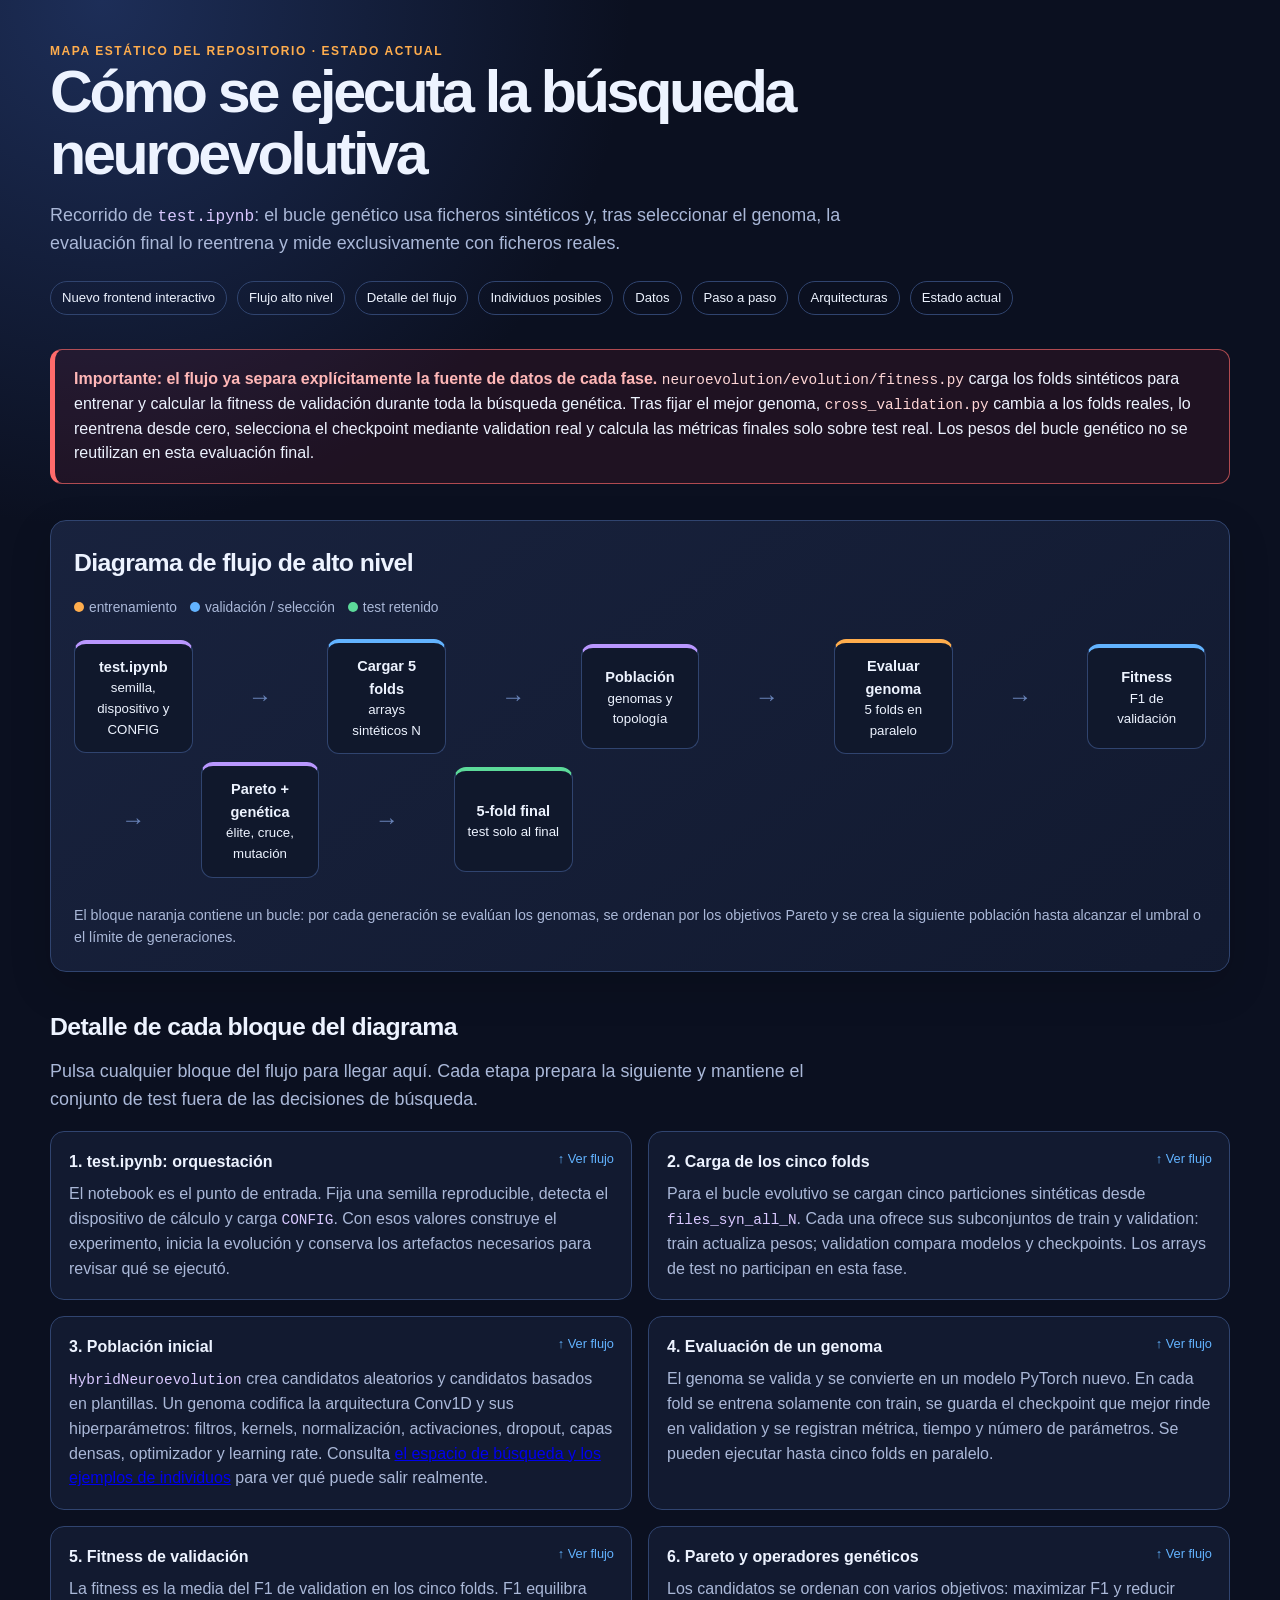
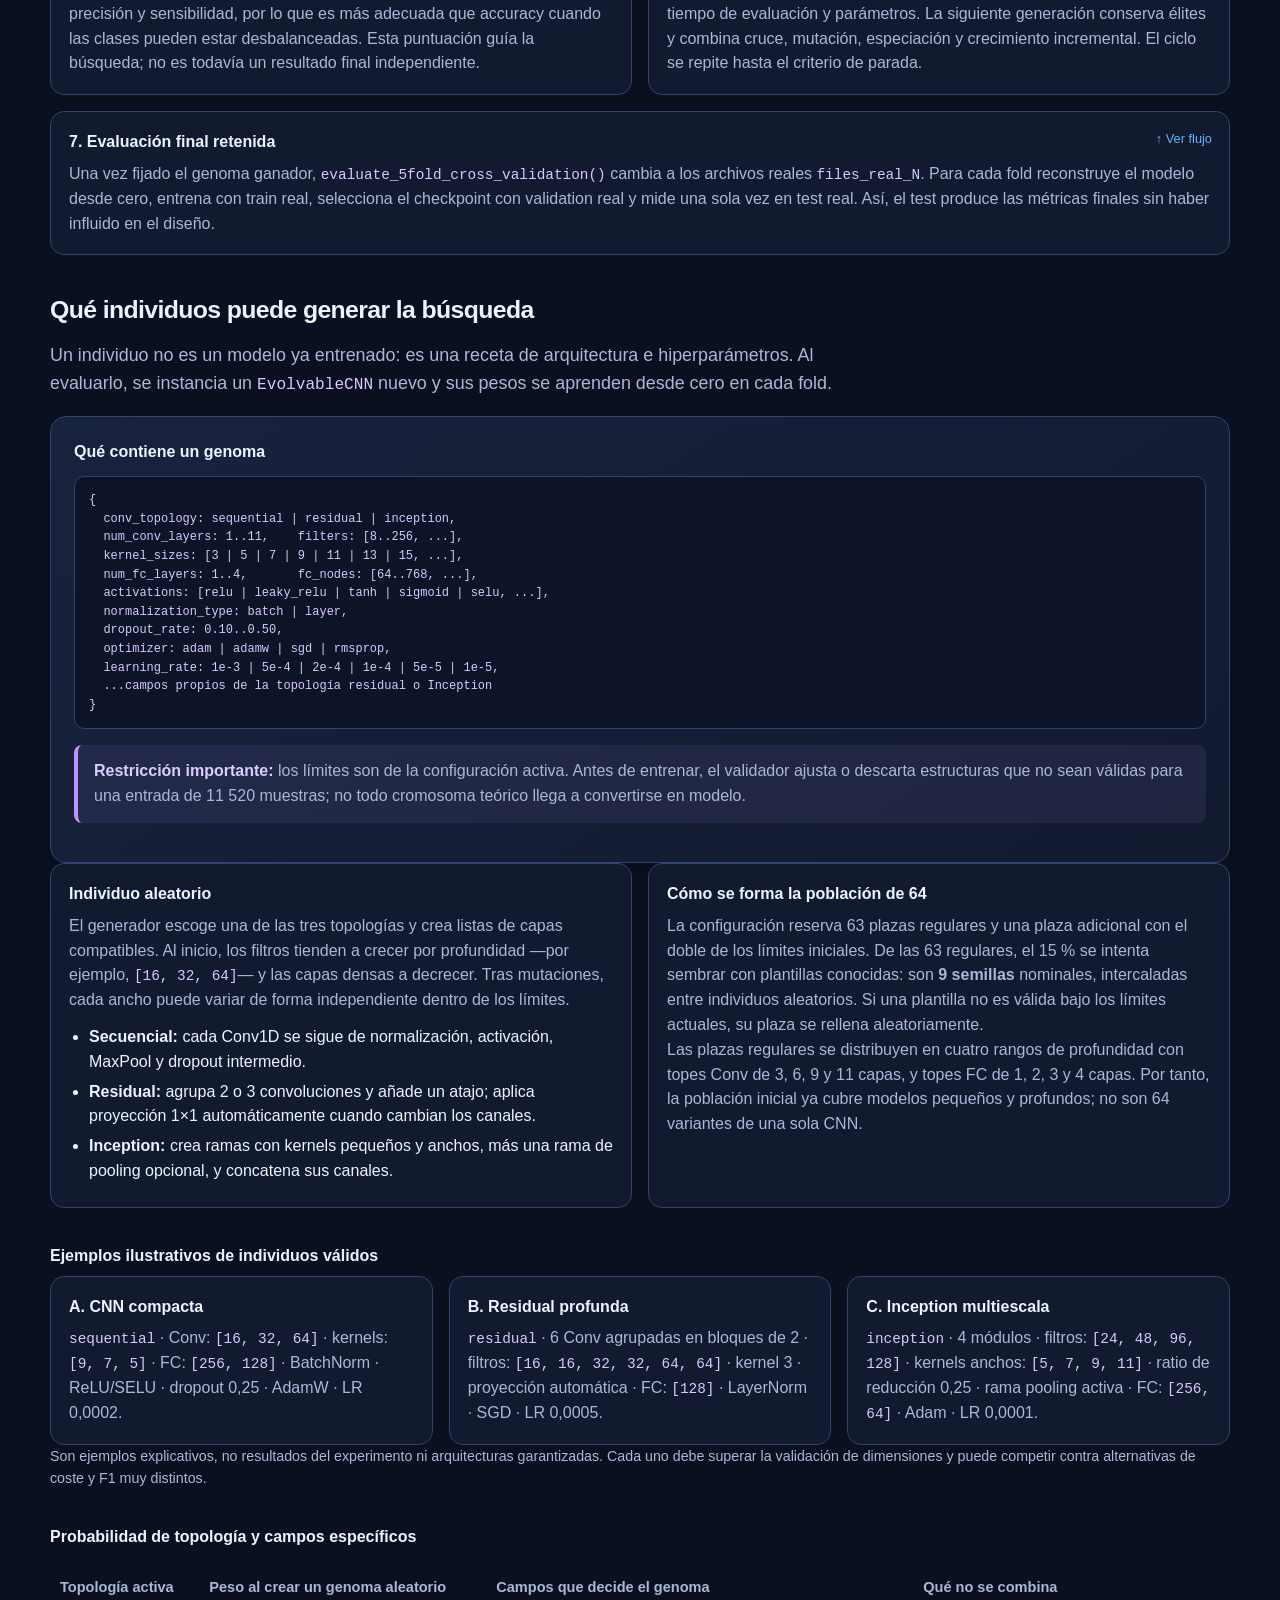
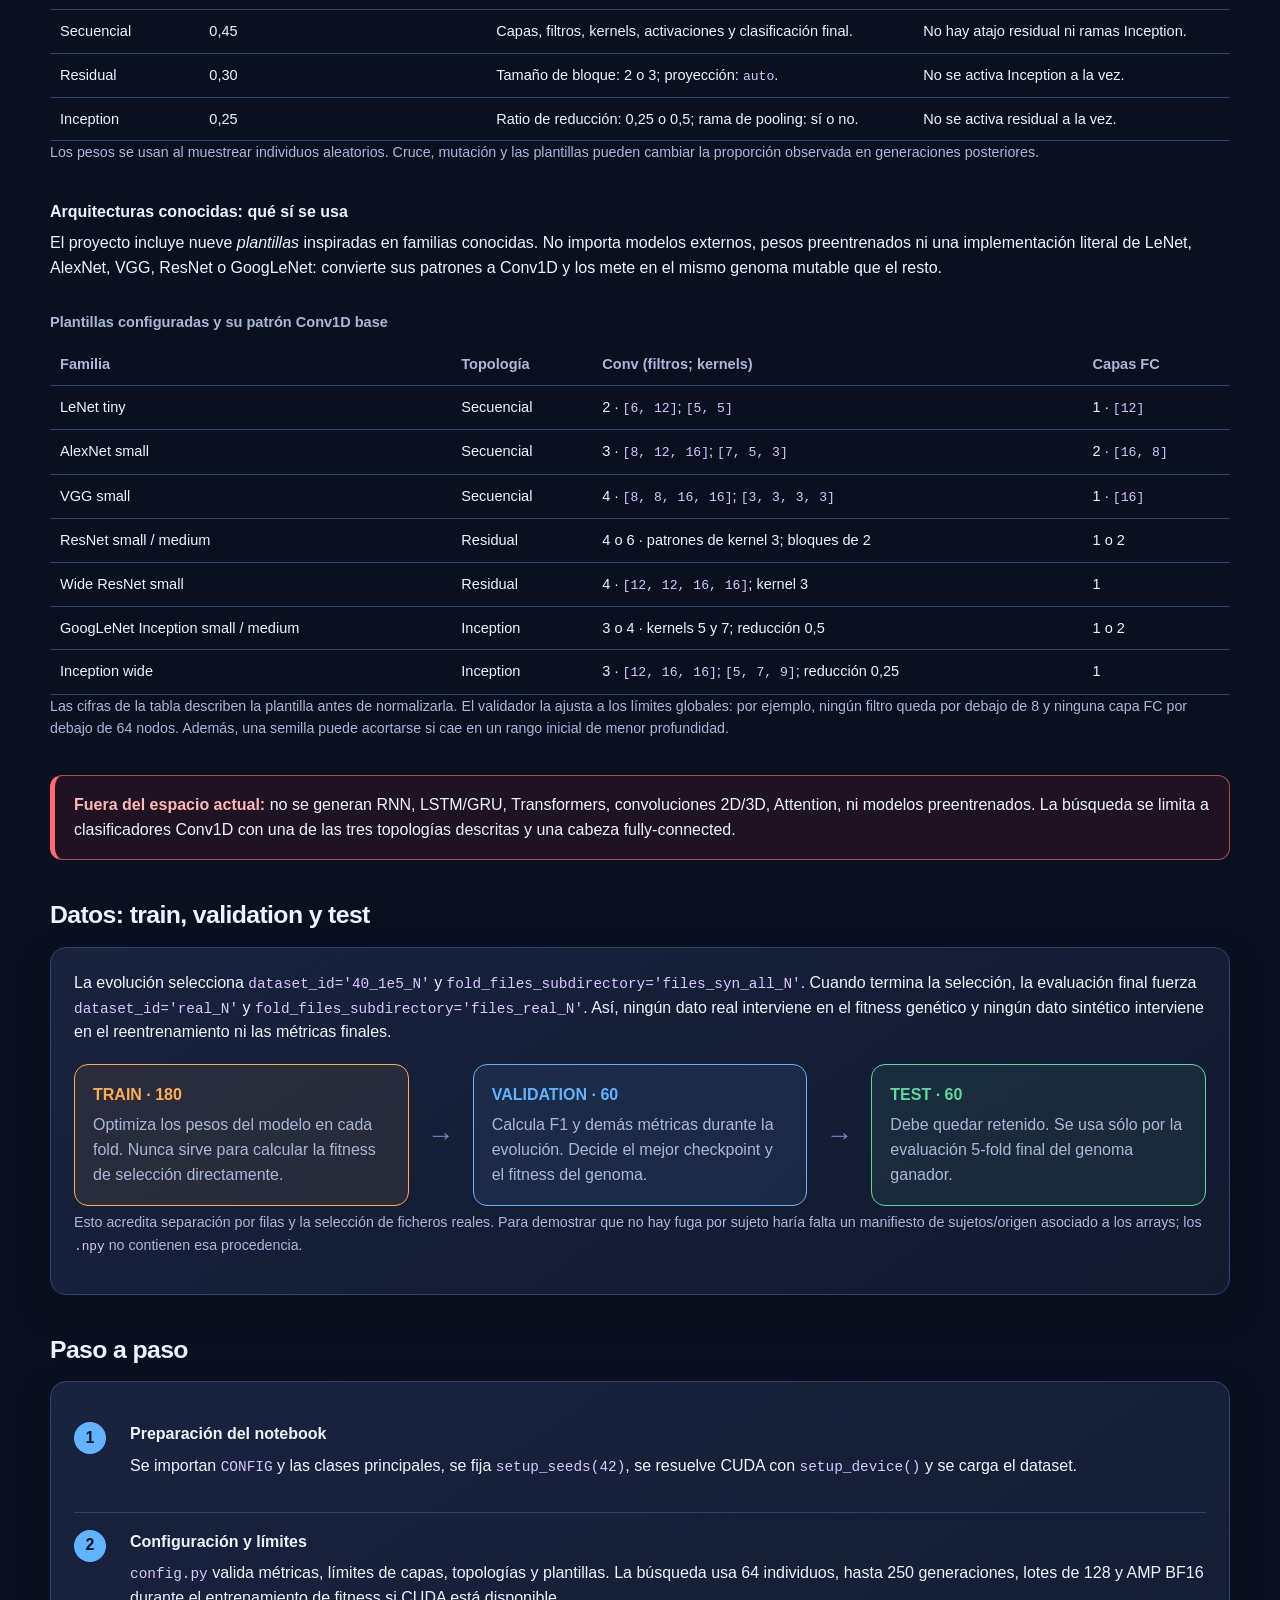
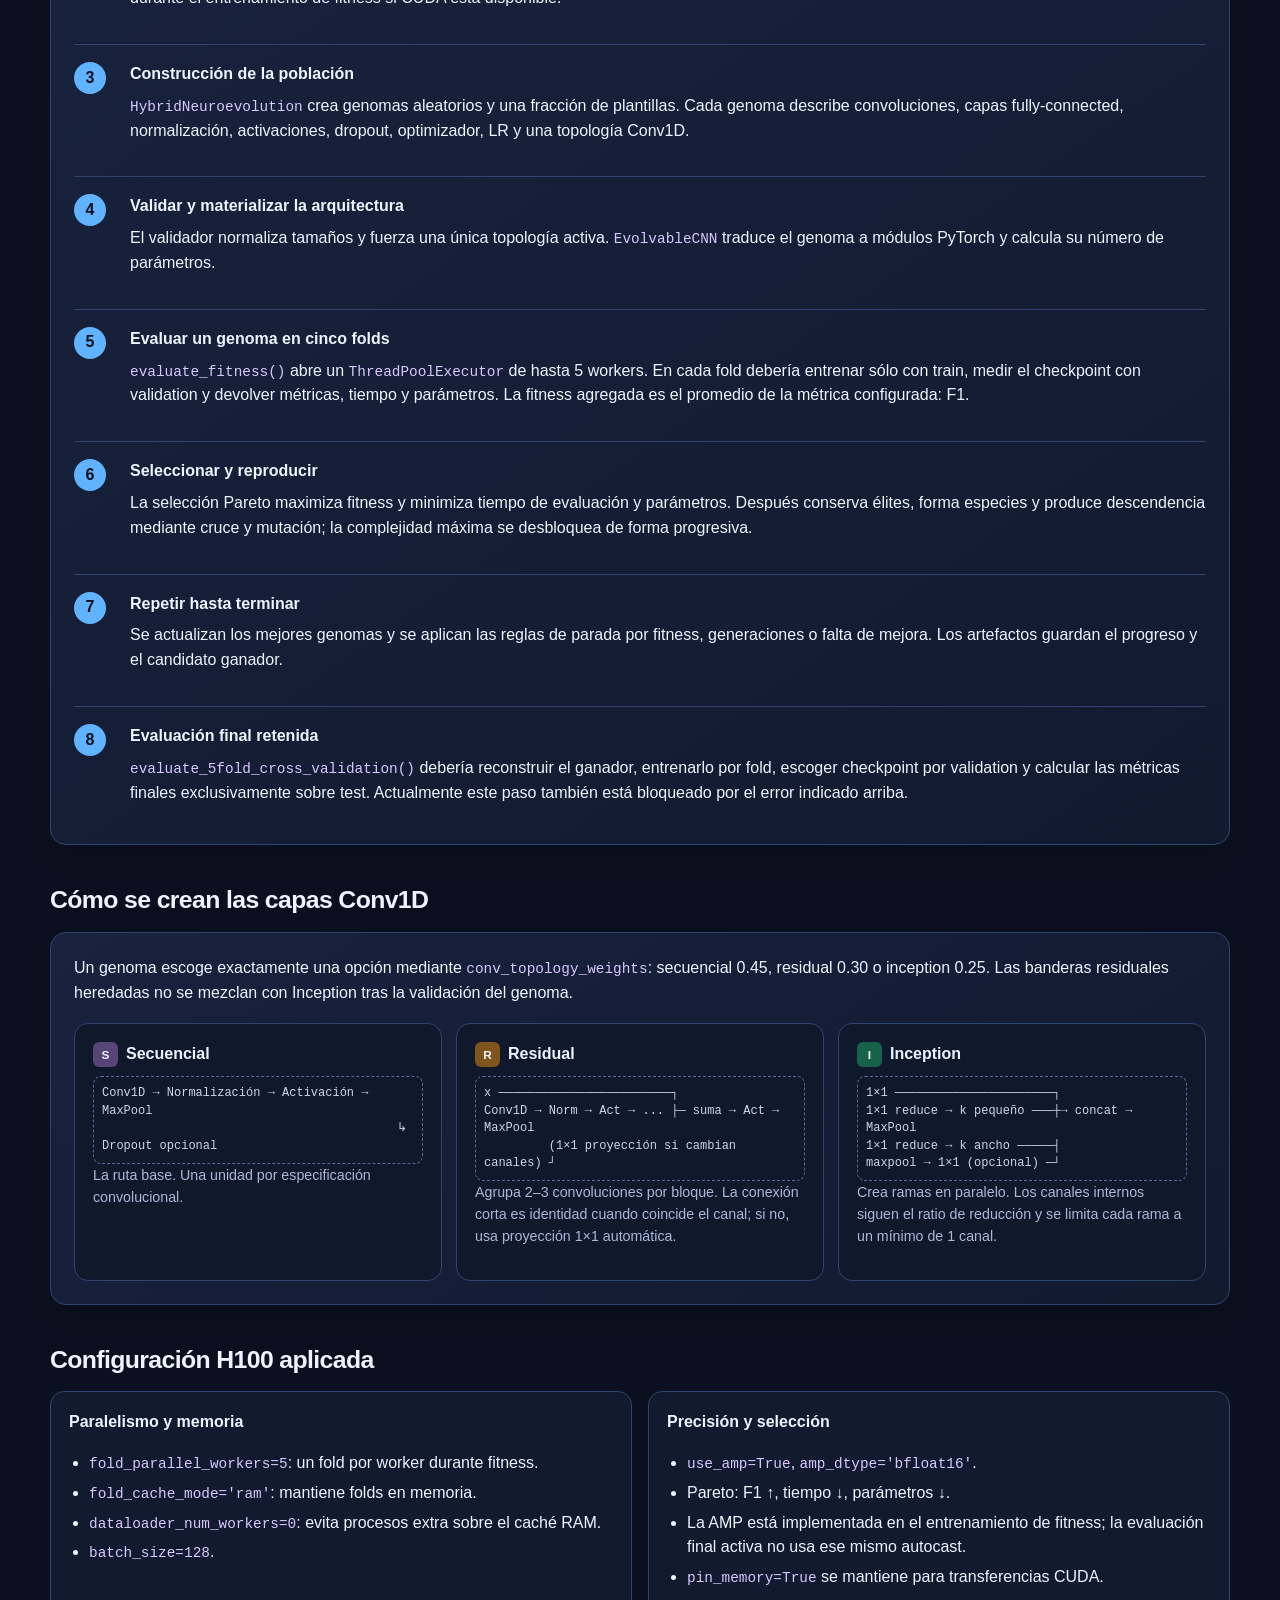
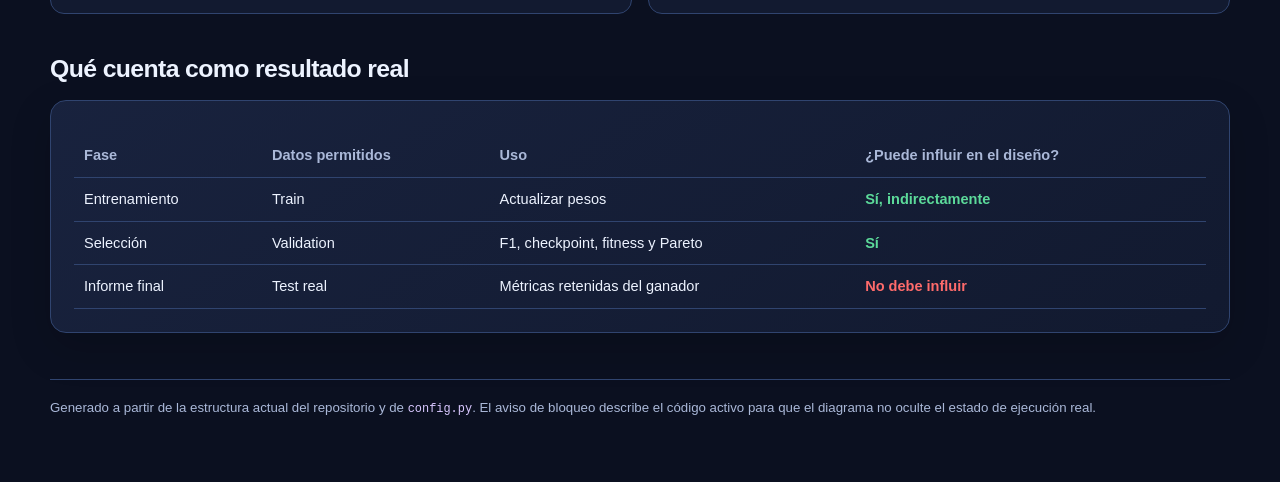
<file: docs/flujo-neuroevolucion.html>
<!doctype html>
<html lang="es">
<head>
  <meta charset="utf-8">
  <meta name="viewport" content="width=device-width, initial-scale=1">
  <title>Neuroevolution · Flujo de ejecución</title>
  <style>
    :root { --bg:#0b1020; --panel:#121a30; --panel2:#19233f; --ink:#edf3ff; --muted:#aab8d8; --line:#30446f; --train:#ffad4d; --val:#62b3ff; --test:#5cda9a; --warn:#ff6b6b; --violet:#b997ff; }
    * { box-sizing:border-box; }
    html { scroll-behavior:smooth; }
    body { margin:0; background:radial-gradient(circle at 8% 0%,#1d2e58 0,transparent 33rem),var(--bg); color:var(--ink); font:16px/1.55 Inter,Segoe UI,Arial,sans-serif; }
    main { width:min(1180px,calc(100% - 32px)); margin:auto; padding:42px 0 70px; }
    h1,h2,h3,p { margin-top:0; } h1 { font-size:clamp(2rem,5vw,3.7rem); line-height:1.05; letter-spacing:-.055em; max-width:800px; margin-bottom:17px; }
    h2 { font-size:1.55rem; letter-spacing:-.025em; margin-bottom:12px; } h3 { font-size:1rem; margin-bottom:7px; }
    .eyebrow { color:var(--train); font-weight:750; font-size:.75rem; letter-spacing:.13em; text-transform:uppercase; }
    .lead { max-width:810px; font-size:1.12rem; color:var(--muted); }
    .nav { display:flex; gap:10px; flex-wrap:wrap; margin:23px 0 34px; } .nav a,.tag { border:1px solid var(--line); border-radius:999px; padding:6px 11px; color:var(--ink); text-decoration:none; font-size:.82rem; } .nav a:hover { border-color:var(--val); color:var(--val); }
    .notice { border:1px solid rgba(255,107,107,.65); border-left:5px solid var(--warn); border-radius:12px; background:rgba(120,31,46,.18); padding:17px 19px; margin:0 0 28px; }
    .notice strong { color:#ffb7b7; } .notice code { color:#ffd6d6; }
    section { margin:36px 0; } .panel { background:linear-gradient(145deg,rgba(25,35,63,.96),rgba(18,26,48,.96)); border:1px solid var(--line); border-radius:16px; padding:23px; box-shadow:0 15px 40px rgba(0,0,0,.17); }
    .legend { display:flex; flex-wrap:wrap; gap:13px; color:var(--muted); font-size:.86rem; margin:14px 0 2px; } .dot { width:10px; height:10px; border-radius:99px; display:inline-block; margin-right:5px; }
    .flow { display:grid; grid-template-columns:repeat(9,minmax(92px,1fr)); gap:8px; align-items:center; margin-top:21px; overflow-x:auto; padding-bottom:8px; }
    .node { min-height:105px; min-width:110px; padding:12px; border:1px solid var(--line); background:#10182c; border-radius:12px; display:flex; flex-direction:column; justify-content:center; text-align:center; font-size:.83rem; color:var(--ink); text-decoration:none; transition:transform .18s ease,border-color .18s ease,box-shadow .18s ease,background .18s ease; } .node b { font-size:.91rem; } a.node:hover { transform:translateY(-4px); border-color:var(--val); background:#162343; box-shadow:0 10px 24px rgba(0,0,0,.28); } a.node:focus-visible { outline:3px solid var(--train); outline-offset:3px; } .arrow { color:#6883b8; text-align:center; font-size:1.5rem; } .accent { border-top:4px solid var(--violet); } .orange { border-top:4px solid var(--train); } .blue { border-top:4px solid var(--val); } .green { border-top:4px solid var(--test); } .danger { border-top:4px solid var(--warn); }
    .grid { display:grid; grid-template-columns:repeat(3,1fr); gap:16px; } .grid.two { grid-template-columns:repeat(2,1fr); } .card { background:var(--panel); border:1px solid var(--line); border-radius:14px; padding:18px; } .card p { color:var(--muted); margin-bottom:0; }
    .step { display:grid; grid-template-columns:42px 1fr; gap:14px; padding:17px 0; border-bottom:1px solid var(--line); } .step:last-child { border-bottom:0; padding-bottom:0; } .number { color:var(--bg); background:var(--val); width:32px; height:32px; border-radius:50%; display:grid; place-items:center; font-weight:800; }
    code { color:#d9c8ff; font-family:ui-monospace,SFMono-Regular,Consolas,monospace; font-size:.9em; } ul { padding-left:20px; margin-bottom:0; } li { margin:5px 0; } .tiny { color:var(--muted); font-size:.89rem; }
    .split { display:grid; grid-template-columns:1fr 48px 1fr 48px 1fr; align-items:center; gap:8px; margin:19px 0 5px; } .split-box { border-radius:14px; min-height:135px; padding:18px; border:1px solid; } .split-box p { margin:5px 0 0; color:var(--muted); } .split-arrow { color:#7188bd; text-align:center; font-size:1.7rem; }
    .architecture { display:grid; grid-template-columns:1fr 1fr 1fr; gap:14px; margin-top:18px; } .arch { padding:18px; border-radius:14px; border:1px solid var(--line); background:#10182c; } .arch h3 { display:flex; align-items:center; gap:8px; } .arch h3 span { display:inline-grid; place-items:center; border-radius:6px; width:25px; height:25px; font-size:.74rem; } .seq span { background:#574577; }.res span { background:#80551d; }.inc span { background:#17634a; }
    .lane { border:1px dashed #536a9b; border-radius:8px; padding:8px; color:#cad6ee; margin-top:9px; font:12px/1.45 ui-monospace,SFMono-Regular,Consolas,monospace; }
    .table { width:100%; border-collapse:collapse; margin-top:10px; font-size:.91rem; } .table th,.table td { text-align:left; padding:10px; border-bottom:1px solid var(--line); vertical-align:top; } .table th { color:var(--muted); font-weight:650; } .yes { color:var(--test); font-weight:750; } .no { color:var(--warn); font-weight:750; }
    .detail-grid { display:grid; grid-template-columns:repeat(2,1fr); gap:16px; } .detail-card { scroll-margin-top:20px; position:relative; } .detail-card.full { grid-column:1/-1; } .detail-card h3 { padding-right:110px; } .flow-back { position:absolute; top:17px; right:17px; color:var(--val); font-size:.8rem; text-decoration:none; } .flow-back:hover,.flow-back:focus-visible { color:var(--train); text-decoration:underline; } .detail-card:target { border-color:var(--val); box-shadow:0 0 0 3px rgba(98,179,255,.22),0 15px 40px rgba(0,0,0,.17); }
    .codeblock { margin:12px 0 0; padding:14px; overflow:auto; border:1px solid var(--line); border-radius:10px; background:#0d1427; color:#d9c8ff; font:12px/1.55 ui-monospace,SFMono-Regular,Consolas,monospace; white-space:pre; } .table-wrap { overflow-x:auto; } .table caption { padding:4px 0 9px; color:var(--muted); text-align:left; font-weight:650; } .detail-list { margin-top:12px; } .detail-list strong { color:var(--ink); } .callout { margin-top:16px; padding:14px 16px; border-left:4px solid var(--violet); border-radius:8px; background:rgba(185,151,255,.08); color:var(--muted); } .callout strong { color:#dccdff; }
    footer { color:var(--muted); font-size:.83rem; border-top:1px solid var(--line); padding-top:18px; margin-top:46px; }
    @media (max-width:850px) { .grid,.grid.two,.architecture,.detail-grid { grid-template-columns:1fr; } .detail-card.full { grid-column:auto; } .flow { grid-template-columns:1fr; max-width:400px; margin:auto; } .arrow { transform:rotate(90deg); } .split { grid-template-columns:1fr; } .split-arrow { transform:rotate(90deg); } }
  </style>
</head>
<body>
<main>
  <header>
    <div class="eyebrow">Mapa estático del repositorio · estado actual</div>
    <h1>Cómo se ejecuta la búsqueda neuroevolutiva</h1>
    <p class="lead">Recorrido de <code>test.ipynb</code>: el bucle genético usa ficheros sintéticos y, tras seleccionar el genoma, la evaluación final lo reentrena y mide exclusivamente con ficheros reales.</p>
    <nav class="nav"><a href="index.html">Nuevo frontend interactivo</a><a href="#flujo">Flujo alto nivel</a><a href="#detalle-flujo">Detalle del flujo</a><a href="#espacio-busqueda">Individuos posibles</a><a href="#datos">Datos</a><a href="#pasos">Paso a paso</a><a href="#arquitecturas">Arquitecturas</a><a href="#estado">Estado actual</a></nav>
  </header>

  <aside class="notice" id="estado">
    <strong>Importante: el flujo ya separa explícitamente la fuente de datos de cada fase.</strong>
    <code>neuroevolution/evolution/fitness.py</code> carga los folds sintéticos para entrenar y calcular la fitness de validación durante toda la búsqueda genética. Tras fijar el mejor genoma, <code>cross_validation.py</code> cambia a los folds reales, lo reentrena desde cero, selecciona el checkpoint mediante validation real y calcula las métricas finales solo sobre test real. Los pesos del bucle genético no se reutilizan en esta evaluación final.</aside>

  <section id="flujo"><div class="panel">
    <h2>Diagrama de flujo de alto nivel</h2>
    <div class="legend"><span><i class="dot" style="background:var(--train)"></i>entrenamiento</span><span><i class="dot" style="background:var(--val)"></i>validación / selección</span><span><i class="dot" style="background:var(--test)"></i>test retenido</span></div>
    <div class="flow">
      <a class="node accent" href="#detalle-notebook" aria-label="Ver detalle de test.ipynb"><b>test.ipynb</b><span>semilla, dispositivo y CONFIG</span></a><div class="arrow" aria-hidden="true">→</div>
      <a class="node blue" href="#detalle-folds" aria-label="Ver detalle de la carga de folds"><b>Cargar 5 folds</b><span>arrays sintéticos N</span></a><div class="arrow" aria-hidden="true">→</div>
      <a class="node accent" href="#detalle-poblacion" aria-label="Ver detalle de la población"><b>Población</b><span>genomas y topología</span></a><div class="arrow" aria-hidden="true">→</div>
      <a class="node orange" href="#detalle-evaluacion" aria-label="Ver detalle de la evaluación de un genoma"><b>Evaluar genoma</b><span>5 folds en paralelo</span></a><div class="arrow" aria-hidden="true">→</div>
      <a class="node blue" href="#detalle-fitness" aria-label="Ver detalle de la fitness"><b>Fitness</b><span>F1 de validación</span></a><div class="arrow" aria-hidden="true">→</div>
      <a class="node accent" href="#detalle-genetica" aria-label="Ver detalle de Pareto y genética"><b>Pareto + genética</b><span>élite, cruce, mutación</span></a><div class="arrow" aria-hidden="true">→</div>
      <a class="node green" href="#detalle-final" aria-label="Ver detalle de la evaluación final de cinco folds"><b>5-fold final</b><span>test solo al final</span></a>
    </div>
    <p class="tiny" style="margin:18px 0 0">El bloque naranja contiene un bucle: por cada generación se evalúan los genomas, se ordenan por los objetivos Pareto y se crea la siguiente población hasta alcanzar el umbral o el límite de generaciones.</p>
  </div></section>

  <section id="detalle-flujo" aria-labelledby="detalle-flujo-titulo">
    <h2 id="detalle-flujo-titulo">Detalle de cada bloque del diagrama</h2>
    <p class="lead">Pulsa cualquier bloque del flujo para llegar aquí. Cada etapa prepara la siguiente y mantiene el conjunto de test fuera de las decisiones de búsqueda.</p>
    <div class="detail-grid">
      <article class="card detail-card" id="detalle-notebook">
        <a class="flow-back" href="#flujo">↑ Ver flujo</a>
        <h3>1. test.ipynb: orquestación</h3>
        <p>El notebook es el punto de entrada. Fija una semilla reproducible, detecta el dispositivo de cálculo y carga <code>CONFIG</code>. Con esos valores construye el experimento, inicia la evolución y conserva los artefactos necesarios para revisar qué se ejecutó.</p>
      </article>
      <article class="card detail-card" id="detalle-folds">
        <a class="flow-back" href="#flujo">↑ Ver flujo</a>
        <h3>2. Carga de los cinco folds</h3>
        <p>Para el bucle evolutivo se cargan cinco particiones sintéticas desde <code>files_syn_all_N</code>. Cada una ofrece sus subconjuntos de train y validation: train actualiza pesos; validation compara modelos y checkpoints. Los arrays de test no participan en esta fase.</p>
      </article>
      <article class="card detail-card" id="detalle-poblacion">
        <a class="flow-back" href="#flujo">↑ Ver flujo</a>
        <h3>3. Población inicial</h3>
        <p><code>HybridNeuroevolution</code> crea candidatos aleatorios y candidatos basados en plantillas. Un genoma codifica la arquitectura Conv1D y sus hiperparámetros: filtros, kernels, normalización, activaciones, dropout, capas densas, optimizador y learning rate. Consulta <a href="#espacio-busqueda">el espacio de búsqueda y los ejemplos de individuos</a> para ver qué puede salir realmente.</p>
      </article>
      <article class="card detail-card" id="detalle-evaluacion">
        <a class="flow-back" href="#flujo">↑ Ver flujo</a>
        <h3>4. Evaluación de un genoma</h3>
        <p>El genoma se valida y se convierte en un modelo PyTorch nuevo. En cada fold se entrena solamente con train, se guarda el checkpoint que mejor rinde en validation y se registran métrica, tiempo y número de parámetros. Se pueden ejecutar hasta cinco folds en paralelo.</p>
      </article>
      <article class="card detail-card" id="detalle-fitness">
        <a class="flow-back" href="#flujo">↑ Ver flujo</a>
        <h3>5. Fitness de validación</h3>
        <p>La fitness es la media del F1 de validation en los cinco folds. F1 equilibra precisión y sensibilidad, por lo que es más adecuada que accuracy cuando las clases pueden estar desbalanceadas. Esta puntuación guía la búsqueda; no es todavía un resultado final independiente.</p>
      </article>
      <article class="card detail-card" id="detalle-genetica">
        <a class="flow-back" href="#flujo">↑ Ver flujo</a>
        <h3>6. Pareto y operadores genéticos</h3>
        <p>Los candidatos se ordenan con varios objetivos: maximizar F1 y reducir tiempo de evaluación y parámetros. La siguiente generación conserva élites y combina cruce, mutación, especiación y crecimiento incremental. El ciclo se repite hasta el criterio de parada.</p>
      </article>
      <article class="card detail-card full" id="detalle-final">
        <a class="flow-back" href="#flujo">↑ Ver flujo</a>
        <h3>7. Evaluación final retenida</h3>
        <p>Una vez fijado el genoma ganador, <code>evaluate_5fold_cross_validation()</code> cambia a los archivos reales <code>files_real_N</code>. Para cada fold reconstruye el modelo desde cero, entrena con train real, selecciona el checkpoint con validation real y mide una sola vez en test real. Así, el test produce las métricas finales sin haber influido en el diseño.</p>
      </article>
    </div>
  </section>

  <section id="espacio-busqueda" aria-labelledby="espacio-busqueda-titulo">
    <h2 id="espacio-busqueda-titulo">Qué individuos puede generar la búsqueda</h2>
    <p class="lead">Un individuo no es un modelo ya entrenado: es una receta de arquitectura e hiperparámetros. Al evaluarlo, se instancia un <code>EvolvableCNN</code> nuevo y sus pesos se aprenden desde cero en cada fold.</p>
    <div class="panel">
      <h3>Qué contiene un genoma</h3>
      <pre class="codeblock" aria-label="Estructura simplificada de un genoma">{
  conv_topology: sequential | residual | inception,
  num_conv_layers: 1..11,    filters: [8..256, ...],
  kernel_sizes: [3 | 5 | 7 | 9 | 11 | 13 | 15, ...],
  num_fc_layers: 1..4,       fc_nodes: [64..768, ...],
  activations: [relu | leaky_relu | tanh | sigmoid | selu, ...],
  normalization_type: batch | layer,
  dropout_rate: 0.10..0.50,
  optimizer: adam | adamw | sgd | rmsprop,
  learning_rate: 1e-3 | 5e-4 | 2e-4 | 1e-4 | 5e-5 | 1e-5,
  ...campos propios de la topología residual o Inception
}</pre>
      <p class="callout"><strong>Restricción importante:</strong> los límites son de la configuración activa. Antes de entrenar, el validador ajusta o descarta estructuras que no sean válidas para una entrada de 11&nbsp;520 muestras; no todo cromosoma teórico llega a convertirse en modelo.</p>
    </div>

    <div class="grid two">
      <article class="card">
        <h3>Individuo aleatorio</h3>
        <p>El generador escoge una de las tres topologías y crea listas de capas compatibles. Al inicio, los filtros tienden a crecer por profundidad —por ejemplo, <code>[16, 32, 64]</code>— y las capas densas a decrecer. Tras mutaciones, cada ancho puede variar de forma independiente dentro de los límites.</p>
        <ul class="detail-list">
          <li><strong>Secuencial:</strong> cada Conv1D se sigue de normalización, activación, MaxPool y dropout intermedio.</li>
          <li><strong>Residual:</strong> agrupa 2 o 3 convoluciones y añade un atajo; aplica proyección 1×1 automáticamente cuando cambian los canales.</li>
          <li><strong>Inception:</strong> crea ramas con kernels pequeños y anchos, más una rama de pooling opcional, y concatena sus canales.</li>
        </ul>
      </article>
      <article class="card">
        <h3>Cómo se forma la población de 64</h3>
        <p>La configuración reserva 63 plazas regulares y una plaza adicional con el doble de los límites iniciales. De las 63 regulares, el 15&nbsp;% se intenta sembrar con plantillas conocidas: son <strong>9 semillas</strong> nominales, intercaladas entre individuos aleatorios. Si una plantilla no es válida bajo los límites actuales, su plaza se rellena aleatoriamente.</p>
        <p>Las plazas regulares se distribuyen en cuatro rangos de profundidad con topes Conv de 3, 6, 9 y 11 capas, y topes FC de 1, 2, 3 y 4 capas. Por tanto, la población inicial ya cubre modelos pequeños y profundos; no son 64 variantes de una sola CNN.</p>
      </article>
    </div>

    <section aria-labelledby="ejemplos-titulo">
      <h3 id="ejemplos-titulo" style="margin-top:24px">Ejemplos ilustrativos de individuos válidos</h3>
      <div class="grid">
        <article class="card"><h3>A. CNN compacta</h3><p><code>sequential</code> · Conv: <code>[16, 32, 64]</code> · kernels: <code>[9, 7, 5]</code> · FC: <code>[256, 128]</code> · BatchNorm · ReLU/SELU · dropout 0,25 · AdamW · LR 0,0002.</p></article>
        <article class="card"><h3>B. Residual profunda</h3><p><code>residual</code> · 6 Conv agrupadas en bloques de 2 · filtros: <code>[16, 16, 32, 32, 64, 64]</code> · kernel 3 · proyección automática · FC: <code>[128]</code> · LayerNorm · SGD · LR 0,0005.</p></article>
        <article class="card"><h3>C. Inception multiescala</h3><p><code>inception</code> · 4 módulos · filtros: <code>[24, 48, 96, 128]</code> · kernels anchos: <code>[5, 7, 9, 11]</code> · ratio de reducción 0,25 · rama pooling activa · FC: <code>[256, 64]</code> · Adam · LR 0,0001.</p></article>
      </div>
      <p class="tiny">Son ejemplos explicativos, no resultados del experimento ni arquitecturas garantizadas. Cada uno debe superar la validación de dimensiones y puede competir contra alternativas de coste y F1 muy distintos.</p>
    </section>

    <section aria-labelledby="topologias-titulo">
      <h3 id="topologias-titulo" style="margin-top:24px">Probabilidad de topología y campos específicos</h3>
      <div class="table-wrap"><table class="table"><thead><tr><th>Topología activa</th><th>Peso al crear un genoma aleatorio</th><th>Campos que decide el genoma</th><th>Qué no se combina</th></tr></thead><tbody>
        <tr><td>Secuencial</td><td>0,45</td><td>Capas, filtros, kernels, activaciones y clasificación final.</td><td>No hay atajo residual ni ramas Inception.</td></tr>
        <tr><td>Residual</td><td>0,30</td><td>Tamaño de bloque: 2 o 3; proyección: <code>auto</code>.</td><td>No se activa Inception a la vez.</td></tr>
        <tr><td>Inception</td><td>0,25</td><td>Ratio de reducción: 0,25 o 0,5; rama de pooling: sí o no.</td><td>No se activa residual a la vez.</td></tr>
      </tbody></table></div>
      <p class="tiny">Los pesos se usan al muestrear individuos aleatorios. Cruce, mutación y las plantillas pueden cambiar la proporción observada en generaciones posteriores.</p>
    </section>

    <section aria-labelledby="plantillas-titulo">
      <h3 id="plantillas-titulo" style="margin-top:24px">Arquitecturas conocidas: qué sí se usa</h3>
      <p>El proyecto incluye nueve <em>plantillas</em> inspiradas en familias conocidas. No importa modelos externos, pesos preentrenados ni una implementación literal de LeNet, AlexNet, VGG, ResNet o GoogLeNet: convierte sus patrones a Conv1D y los mete en el mismo genoma mutable que el resto.</p>
      <div class="table-wrap"><table class="table"><caption>Plantillas configuradas y su patrón Conv1D base</caption><thead><tr><th>Familia</th><th>Topología</th><th>Conv (filtros; kernels)</th><th>Capas FC</th></tr></thead><tbody>
        <tr><td>LeNet tiny</td><td>Secuencial</td><td>2 · <code>[6, 12]</code>; <code>[5, 5]</code></td><td>1 · <code>[12]</code></td></tr>
        <tr><td>AlexNet small</td><td>Secuencial</td><td>3 · <code>[8, 12, 16]</code>; <code>[7, 5, 3]</code></td><td>2 · <code>[16, 8]</code></td></tr>
        <tr><td>VGG small</td><td>Secuencial</td><td>4 · <code>[8, 8, 16, 16]</code>; <code>[3, 3, 3, 3]</code></td><td>1 · <code>[16]</code></td></tr>
        <tr><td>ResNet small / medium</td><td>Residual</td><td>4 o 6 · patrones de kernel 3; bloques de 2</td><td>1 o 2</td></tr>
        <tr><td>Wide ResNet small</td><td>Residual</td><td>4 · <code>[12, 12, 16, 16]</code>; kernel 3</td><td>1</td></tr>
        <tr><td>GoogLeNet Inception small / medium</td><td>Inception</td><td>3 o 4 · kernels 5 y 7; reducción 0,5</td><td>1 o 2</td></tr>
        <tr><td>Inception wide</td><td>Inception</td><td>3 · <code>[12, 16, 16]</code>; <code>[5, 7, 9]</code>; reducción 0,25</td><td>1</td></tr>
      </tbody></table></div>
      <p class="tiny">Las cifras de la tabla describen la plantilla antes de normalizarla. El validador la ajusta a los límites globales: por ejemplo, ningún filtro queda por debajo de 8 y ninguna capa FC por debajo de 64 nodos. Además, una semilla puede acortarse si cae en un rango inicial de menor profundidad.</p>
    </section>

    <div class="notice" style="margin-top:24px"><strong>Fuera del espacio actual:</strong> no se generan RNN, LSTM/GRU, Transformers, convoluciones 2D/3D, Attention, ni modelos preentrenados. La búsqueda se limita a clasificadores Conv1D con una de las tres topologías descritas y una cabeza fully-connected.</div>
  </section>

  <section id="datos">
    <h2>Datos: train, validation y test</h2>
    <div class="panel">
      <p>La evolución selecciona <code>dataset_id='40_1e5_N'</code> y <code>fold_files_subdirectory='files_syn_all_N'</code>. Cuando termina la selección, la evaluación final fuerza <code>dataset_id='real_N'</code> y <code>fold_files_subdirectory='files_real_N'</code>. Así, ningún dato real interviene en el fitness genético y ningún dato sintético interviene en el reentrenamiento ni las métricas finales.</p>
      <div class="split">
        <div class="split-box" style="border-color:var(--train);background:rgba(255,173,77,.08)"><b style="color:var(--train)">TRAIN · 180</b><p>Optimiza los pesos del modelo en cada fold. Nunca sirve para calcular la fitness de selección directamente.</p></div><div class="split-arrow">→</div>
        <div class="split-box" style="border-color:var(--val);background:rgba(98,179,255,.08)"><b style="color:var(--val)">VALIDATION · 60</b><p>Calcula F1 y demás métricas durante la evolución. Decide el mejor checkpoint y el fitness del genoma.</p></div><div class="split-arrow">→</div>
        <div class="split-box" style="border-color:var(--test);background:rgba(92,218,154,.08)"><b style="color:var(--test)">TEST · 60</b><p>Debe quedar retenido. Se usa sólo por la evaluación 5-fold final del genoma ganador.</p></div>
      </div>
      <p class="tiny">Esto acredita separación por filas y la selección de ficheros reales. Para demostrar que no hay fuga por sujeto haría falta un manifiesto de sujetos/origen asociado a los arrays; los <code>.npy</code> no contienen esa procedencia.</p>
    </div>
  </section>

  <section id="pasos"><h2>Paso a paso</h2><div class="panel">
    <div class="step"><div class="number">1</div><div><h3>Preparación del notebook</h3><p>Se importan <code>CONFIG</code> y las clases principales, se fija <code>setup_seeds(42)</code>, se resuelve CUDA con <code>setup_device()</code> y se carga el dataset.</p></div></div>
    <div class="step"><div class="number">2</div><div><h3>Configuración y límites</h3><p><code>config.py</code> valida métricas, límites de capas, topologías y plantillas. La búsqueda usa 64 individuos, hasta 250 generaciones, lotes de 128 y AMP BF16 durante el entrenamiento de fitness si CUDA está disponible.</p></div></div>
    <div class="step"><div class="number">3</div><div><h3>Construcción de la población</h3><p><code>HybridNeuroevolution</code> crea genomas aleatorios y una fracción de plantillas. Cada genoma describe convoluciones, capas fully-connected, normalización, activaciones, dropout, optimizador, LR y una topología Conv1D.</p></div></div>
    <div class="step"><div class="number">4</div><div><h3>Validar y materializar la arquitectura</h3><p>El validador normaliza tamaños y fuerza una única topología activa. <code>EvolvableCNN</code> traduce el genoma a módulos PyTorch y calcula su número de parámetros.</p></div></div>
    <div class="step"><div class="number">5</div><div><h3>Evaluar un genoma en cinco folds</h3><p><code>evaluate_fitness()</code> abre un <code>ThreadPoolExecutor</code> de hasta 5 workers. En cada fold debería entrenar sólo con train, medir el checkpoint con validation y devolver métricas, tiempo y parámetros. La fitness agregada es el promedio de la métrica configurada: F1.</p></div></div>
    <div class="step"><div class="number">6</div><div><h3>Seleccionar y reproducir</h3><p>La selección Pareto maximiza fitness y minimiza tiempo de evaluación y parámetros. Después conserva élites, forma especies y produce descendencia mediante cruce y mutación; la complejidad máxima se desbloquea de forma progresiva.</p></div></div>
    <div class="step"><div class="number">7</div><div><h3>Repetir hasta terminar</h3><p>Se actualizan los mejores genomas y se aplican las reglas de parada por fitness, generaciones o falta de mejora. Los artefactos guardan el progreso y el candidato ganador.</p></div></div>
    <div class="step"><div class="number">8</div><div><h3>Evaluación final retenida</h3><p><code>evaluate_5fold_cross_validation()</code> debería reconstruir el ganador, entrenarlo por fold, escoger checkpoint por validation y calcular las métricas finales exclusivamente sobre test. Actualmente este paso también está bloqueado por el error indicado arriba.</p></div></div>
  </div></section>

  <section id="arquitecturas"><h2>Cómo se crean las capas Conv1D</h2><div class="panel">
    <p>Un genoma escoge exactamente una opción mediante <code>conv_topology_weights</code>: secuencial 0.45, residual 0.30 o inception 0.25. Las banderas residuales heredadas no se mezclan con Inception tras la validación del genoma.</p>
    <div class="architecture">
      <article class="arch seq"><h3><span>S</span>Secuencial</h3><div class="lane">Conv1D → Normalización → Activación → MaxPool<br>                                         ↳ Dropout opcional</div><p class="tiny">La ruta base. Una unidad por especificación convolucional.</p></article>
      <article class="arch res"><h3><span>R</span>Residual</h3><div class="lane">x ────────────────────────┐<br>Conv1D → Norm → Act → ... ├─ suma → Act → MaxPool<br>         (1×1 proyección si cambian canales) ┘</div><p class="tiny">Agrupa 2–3 convoluciones por bloque. La conexión corta es identidad cuando coincide el canal; si no, usa proyección 1×1 automática.</p></article>
      <article class="arch inc"><h3><span>I</span>Inception</h3><div class="lane">1×1 ──────────────────────┐<br>1×1 reduce → k pequeño ───┼→ concat → MaxPool<br>1×1 reduce → k ancho ─────┤<br>maxpool → 1×1 (opcional) ─┘</div><p class="tiny">Crea ramas en paralelo. Los canales internos siguen el ratio de reducción y se limita cada rama a un mínimo de 1 canal.</p></article>
    </div>
  </div></section>

  <section><h2>Configuración H100 aplicada</h2><div class="grid two">
    <article class="card"><h3>Paralelismo y memoria</h3><ul><li><code>fold_parallel_workers=5</code>: un fold por worker durante fitness.</li><li><code>fold_cache_mode='ram'</code>: mantiene folds en memoria.</li><li><code>dataloader_num_workers=0</code>: evita procesos extra sobre el caché RAM.</li><li><code>batch_size=128</code>.</li></ul></article>
    <article class="card"><h3>Precisión y selección</h3><ul><li><code>use_amp=True</code>, <code>amp_dtype='bfloat16'</code>.</li><li>Pareto: F1 ↑, tiempo ↓, parámetros ↓.</li><li>La AMP está implementada en el entrenamiento de fitness; la evaluación final activa no usa ese mismo autocast.</li><li><code>pin_memory=True</code> se mantiene para transferencias CUDA.</li></ul></article>
  </div></section>

  <section><h2>Qué cuenta como resultado real</h2><div class="panel"><table class="table"><thead><tr><th>Fase</th><th>Datos permitidos</th><th>Uso</th><th>¿Puede influir en el diseño?</th></tr></thead><tbody>
    <tr><td>Entrenamiento</td><td>Train</td><td>Actualizar pesos</td><td class="yes">Sí, indirectamente</td></tr>
    <tr><td>Selección</td><td>Validation</td><td>F1, checkpoint, fitness y Pareto</td><td class="yes">Sí</td></tr>
    <tr><td>Informe final</td><td>Test real</td><td>Métricas retenidas del ganador</td><td class="no">No debe influir</td></tr>
  </tbody></table></div></section>
  <footer>Generado a partir de la estructura actual del repositorio y de <code>config.py</code>. El aviso de bloqueo describe el código activo para que el diagrama no oculte el estado de ejecución real.</footer>
</main>
</body>
</html>
</file>
<file: docs/frontend.css>
@font-face{font-family:Figtree;src:url("assets/Figtree.ttf") format("truetype");font-style:normal;font-weight:300 900;font-display:swap}
:root{color-scheme:dark;--bg:#0b1020;--panel:#121a2c;--surface:#171f34;--ink:#edf3ff;--muted:#aab8d0;--line:#2b3853;--blue:#83bdff;--purple:#c7a8fa;--orange:#ffbb75;--green:#79dfb1;--radius:14px;font:16px/1.65 Figtree,"Segoe UI",Arial,sans-serif}
*{box-sizing:border-box}html{scroll-behavior:smooth;scrollbar-color:#445472 var(--bg)}body{margin:0;background:var(--bg);color:var(--ink)}::selection{background:#58427b;color:#fff}button,input,select{font:inherit}button,a,select,input{touch-action:manipulation}button,select{border:1px solid var(--line);color:var(--ink);background:var(--panel);border-radius:8px;padding:9px 15px;cursor:pointer}button:hover,select:hover{background:var(--surface);border-color:#6983aa}button:disabled{opacity:.4;cursor:not-allowed}button.primary,.button.primary{background:var(--blue);color:#0a1b31;border-color:var(--blue);font-weight:650}button.primary:hover,.button.primary:hover{background:#b7d7ff}.button{display:inline-flex;align-items:center;gap:18px;padding:12px 20px;border-radius:8px;text-decoration:none}.button svg{width:22px;stroke:currentColor;fill:none;stroke-width:1.6}a{color:var(--blue);text-underline-offset:4px}a:hover{color:#b7d7ff}:focus-visible{outline:2px solid var(--orange);outline-offset:4px}h1,h2,h3,p{margin-top:0}h1{font-weight:650;font-size:clamp(2.4rem,4.2vw,4.6rem);line-height:1.12;letter-spacing:-.035em;margin-bottom:24px;text-wrap:balance}h1 em{font-style:normal;color:var(--purple)}h2{font-size:1.55rem;line-height:1.3;letter-spacing:-.02em;margin-bottom:14px}h3{font-size:1.08rem;line-height:1.4;margin-bottom:12px}p{max-width:75ch;color:var(--muted);margin-bottom:18px}strong{color:var(--ink)}code,pre{font-family:Consolas,"SFMono-Regular",monospace;font-size:.84rem}code{color:#d9c8ff;overflow-wrap:anywhere}pre{overflow:auto;line-height:1.7;white-space:pre;padding:20px;margin:0;color:#d8e5fa}label{color:var(--muted);font-size:.83rem}select{max-width:100%}svg{display:block}.subtle,.caption{color:var(--muted);font-size:.78rem}.caption{margin:15px 0 0}.sr-only{position:absolute;width:1px;height:1px;overflow:hidden;clip:rect(0,0,0,0);white-space:nowrap}.skip{position:fixed;left:20px;top:-80px;z-index:20;background:var(--blue);color:var(--bg);padding:12px}.skip:focus{top:20px}
.sidebar{width:248px;position:fixed;inset:0 auto 0 0;background:#0e1525;border-right:1px solid var(--line);display:flex;flex-direction:column;padding:31px 21px;z-index:5;overflow-y:auto}.brand{display:flex;align-items:center;gap:12px;text-decoration:none;color:var(--ink);font-size:1.07rem;font-weight:650}.brand svg{width:34px;height:34px;flex-shrink:0;fill:none;stroke:var(--purple);stroke-width:1.4}.brand small{display:block;font-size:.65rem;font-weight:400;color:var(--muted);margin-top:3px}.sidebar nav{margin-top:45px;display:flex;flex-direction:column;gap:5px}.sidebar nav a{display:block;padding:10px 15px;color:var(--muted);text-decoration:none;border-radius:8px;border:1px solid transparent}.sidebar nav a:hover{background:var(--panel);color:var(--ink)}.sidebar nav a[aria-current=page]{background:#1c2841;border-color:#344966;color:var(--blue)}.sidebar nav span{display:block;font-size:.88rem;font-weight:600}.sidebar nav small{display:block;font-size:.7rem;margin-top:2px;color:var(--muted)}.sidebar-bottom{margin-top:auto;padding:30px 6px 0;font-size:.69rem;color:var(--muted)}.sidebar-bottom p{margin:5px 0 12px}.sidebar-bottom a{font-size:.68rem}.status-dot{display:inline-block;width:6px;height:6px;border-radius:50%;background:var(--green);margin-right:8px}.app{margin-left:248px}.topbar{height:81px;display:flex;align-items:center;justify-content:space-between;padding:0 48px;border-bottom:1px solid var(--line);gap:20px;background:var(--bg)}.breadcrumb{color:var(--muted);font-size:.78rem}.breadcrumb span{color:#657698;margin:0 13px}.breadcrumb strong{font-weight:500}.mode-control{display:flex;align-items:center;gap:15px}.mode-control>span{font-size:.75rem;color:var(--muted)}.segmented{display:inline-flex;background:var(--panel);border:1px solid var(--line);padding:4px;border-radius:9px;gap:3px}.segmented button{border-color:transparent;background:transparent;border-radius:5px;padding:6px 12px;font-size:.78rem}.segmented button[aria-pressed=true]{background:#2b3853;color:#e5efff}.segmented button:hover{color:var(--blue)}main{max-width:1480px;padding:48px 48px 20px;margin:auto}.page{min-height:72vh}.page[hidden]{display:none}.lead{font-size:1.12rem;line-height:1.7;margin-bottom:34px;max-width:68ch}.hero{display:grid;grid-template-columns:1.05fr 1fr;gap:36px;align-items:center;padding:16px 0 35px}.hero h1{font-size:clamp(2.7rem,4.4vw,5rem)}.hero .lead{font-size:1.06rem;margin-bottom:22px}.hero-description{font-size:.87rem;max-width:51ch;margin-bottom:28px}.text-link{display:block;margin-top:18px;font-size:.82rem;text-decoration:none}.hero-visual{background:var(--panel);border:1px solid var(--line);border-radius:var(--radius);padding:22px 22px 17px;overflow:hidden}.visual-label{display:flex;align-items:center;justify-content:space-between;gap:12px;font-size:.77rem;color:var(--muted);flex-wrap:wrap}.visual-label strong{font-weight:550}.hero-visual canvas{width:100%;height:165px;display:block;margin-top:15px}.visual-axis{display:flex;justify-content:space-between;font:11px/1.5 Consolas,monospace;color:var(--muted);gap:12px}.hero-chain{display:flex;align-items:center;justify-content:center;gap:15px;margin:33px 0 17px;font-size:.8rem}.hero-chain span{padding:7px 15px;border:1px solid var(--line);border-radius:6px}.chain-input{color:var(--blue)}.chain-genome{color:var(--purple)}.chain-net{color:var(--green)}.hero-chain svg{width:30px;fill:none;stroke:#617495;stroke-width:1.3}.mini-network{height:100px}.mini-network svg{height:100%;width:100%}.overview-facts{display:grid;grid-template-columns:repeat(3,1fr);border-top:1px solid var(--line);border-bottom:1px solid var(--line);margin:20px 0 46px;padding:24px 0;gap:28px}.overview-facts b{display:block;font-size:.86rem;font-weight:600}.overview-facts span{display:block;color:var(--muted);font-size:.76rem;margin-top:5px}.section-head{margin:44px 0 24px}.section-head p{margin-bottom:0;font-size:.91rem}.title-head{display:flex;justify-content:space-between;align-items:flex-start;gap:22px;margin:0 0 20px}.title-head .lead{margin-bottom:0}.explanation-columns{display:grid;grid-template-columns:1fr 1fr;gap:48px;margin:27px 0 35px}.explanation-columns article p{font-size:.9rem}.explanation-columns a{font-size:.83rem}.line-symbol{display:block;width:40px;height:2px;margin-bottom:20px}.orange-line{background:var(--orange)}.violet-line{background:var(--purple)}.notice{background:#172136;padding:22px 25px;border:1px solid #394c6c;border-radius:12px;font-size:.87rem;margin:30px 0}.notice p:last-child{margin-bottom:0}.notice h3{margin-bottom:10px}.notice strong{color:#d3e5ff}details{border-top:1px solid var(--line);border-bottom:1px solid var(--line);padding:20px 0;margin:30px 0;font-size:.9rem}summary{cursor:pointer;color:var(--ink);font-weight:550;padding-right:14px}details p:first-of-type{margin-top:20px}details p:last-child{margin-bottom:0}.source-link{padding:5px 0;background:transparent;border:0;border-radius:0;font-size:.79rem;color:var(--blue);margin-right:18px;text-align:left}.source-link:hover{background:transparent;text-decoration:underline}.dataset-origin{display:grid;grid-template-columns:1.15fr 1fr;gap:45px;margin:40px 0}.dataset-origin p{font-size:.9rem}.dataset-ledger{align-self:center;border-top:1px solid var(--line)}.dataset-ledger div{display:flex;justify-content:space-between;gap:15px;border-bottom:1px solid var(--line);padding:16px 0;font-size:.82rem}.dataset-ledger span{color:var(--muted)}.dataset-ledger b{font-weight:500;text-align:right}.representation-tabs{margin-bottom:22px}.representation-view{display:grid;grid-template-columns:1.5fr 1fr;gap:30px;align-items:start}.signal-panel,.stage-panel,.network-panel,.genome-panel,.population-display,.source-panel{border:1px solid var(--line);background:var(--panel);border-radius:var(--radius)}.signal-panel{padding:20px;min-width:0}.signal-panel canvas{width:100%;height:245px;margin:20px 0 12px;display:block}#representation-details{padding:16px 0}#representation-details p{font-size:.87rem}.representation-spec{display:grid;grid-template-columns:110px 1fr;gap:10px;padding:10px 0;border-bottom:1px solid var(--line);font-size:.81rem}.representation-spec span{color:var(--muted)}.representation-spec code{font-size:.77rem}.playback{display:flex;align-items:center;gap:10px;flex-wrap:wrap;margin:26px 0}.playback button{font-size:.84rem}.playback-status{margin-left:auto;font-size:.78rem;color:var(--muted)}.process-layout{display:grid;grid-template-columns:245px minmax(0,1fr);gap:26px}.step-list{display:flex;flex-direction:column;gap:5px}.step-list button{display:flex;text-align:left;align-items:center;gap:15px;border:1px solid transparent;background:transparent;padding:14px 10px}.step-list button:hover{background:var(--panel)}.step-list button[aria-current=step]{background:#1b2942;border-color:#405677}.step-number{font:12px/1 Consolas,monospace;color:var(--blue);width:24px}.step-list strong{font-size:.85rem;display:block;font-weight:550}.step-list small{display:block;color:var(--muted);font-size:.72rem;margin-top:3px}.stage-panel{padding:30px;min-height:520px;min-width:0}.stage-illustration{min-height:220px;display:flex;align-items:center;justify-content:center;margin-bottom:28px;overflow:hidden}.stage-illustration svg{max-width:100%;width:640px;height:215px}.stage-panel p{font-size:.91rem}.stage-panel ol{color:var(--muted);padding-left:20px;font-size:.87rem}.stage-panel li{margin:10px 0}.stage-flow{display:flex;gap:13px;align-items:center;justify-content:center;flex-wrap:wrap;width:100%}.stage-flow span{background:var(--surface);border:1px solid var(--line);padding:17px 23px;border-radius:10px;color:var(--blue);font-size:.88rem}.stage-flow i{color:var(--muted);font-style:normal}.demo-label{font-size:.7rem;color:var(--orange);border:1px solid #634c38;border-radius:6px;padding:7px 10px;max-width:235px;flex-shrink:0}.architecture-controls{display:flex;gap:18px;align-items:end;flex-wrap:wrap;margin:28px 0}.architecture-controls label{display:block;margin-bottom:7px}.architecture-controls select{font-size:.83rem}.architecture-controls button{margin-left:auto;font-size:.84rem}.network-panel{padding:22px 24px;overflow:hidden}.network-scroll{overflow-x:auto;margin:20px 0 5px;scrollbar-width:thin}#architecture-svg{min-width:730px;width:100%;height:320px}.architecture-timeline{display:flex;align-items:center;gap:14px;padding:18px 0 0;border-top:1px solid var(--line)}.architecture-timeline button{font-size:.78rem}.architecture-timeline input{width:100%;min-width:50px;accent-color:var(--blue);cursor:pointer}.architecture-info{display:grid;grid-template-columns:1fr 1fr;gap:32px;margin-top:32px}.architecture-info p{font-size:.88rem}.genome-panel{padding:18px;min-width:0}.genome-panel pre{font-size:.73rem;max-height:360px;padding:18px 0}.genome-panel button{font-size:.72rem;padding:4px 9px}.node-box{fill:#17243a;stroke:#4a6186;stroke-width:1}.node-box.active{stroke:var(--blue);fill:#233858}.net-node text{fill:var(--ink);font-size:12px;font-family:Inter,"Segoe UI",sans-serif}.net-node .node-subtitle{fill:var(--muted);font-size:10px}.net-node.pending{opacity:.25}.net-node.revealed{animation:nodeReveal .45s cubic-bezier(.16,1,.3,1)}.net-edge{fill:none;stroke:#425675;stroke-width:1.5}.net-edge.lit{stroke:var(--blue);stroke-dasharray:7 5;animation:dataFlow 1.1s linear infinite}.net-edge.skip-edge{stroke:var(--purple)}.network-annotation{fill:var(--purple);font-size:10px;font-family:Consolas,monospace}.evolution-workspace{display:grid;grid-template-columns:1.45fr 1fr;gap:28px}.population-display{padding:22px;min-width:0}.population-display .visual-label{align-items:flex-start}.population-display .visual-label span{font-size:.66rem}#population-grid{display:grid;grid-template-columns:repeat(3,1fr);gap:12px;margin-top:22px}.candidate{padding:13px 10px;border:1px solid var(--line);border-radius:9px;transition:opacity .3s,border-color .3s,background .3s;min-width:0}.candidate svg{width:100%;height:58px}.candidate strong{font-size:.77rem;font-weight:550}.candidate .candidate-meta{display:block;color:var(--muted);font-size:.64rem;margin-top:8px}.candidate.selected{border-color:var(--blue);background:#1b2c47}.candidate.elite{border-color:var(--green)}.candidate.faded{opacity:.28}.candidate.mutated{border-color:var(--purple)}.evolution-narrative{padding:24px 0}.evolution-narrative p{font-size:.9rem}.phase-label{display:inline-block;color:var(--purple);font-size:.8rem;margin-bottom:15px}.offspring-view{padding-top:20px}.offspring-view:empty{display:none}.gene-row{display:flex;gap:6px;flex-wrap:wrap;align-items:center;margin:9px 0;font-size:.72rem;color:var(--muted)}.gene{display:inline-block;padding:5px 10px;border:1px solid #4c6487;border-radius:4px;color:var(--blue)}.gene.parent-b{border-color:#685484;color:var(--purple)}.gene.changed{background:#483663;color:#ecdeff;border-color:var(--purple);animation:geneReveal .6s cubic-bezier(.16,1,.3,1)}.evolution-track{display:flex;flex-wrap:wrap;margin:25px 0;gap:7px}.evolution-track button{padding:7px 12px;font-size:.73rem}.evolution-track button[aria-current=step]{border-color:var(--purple);color:var(--purple);background:#281f3a}.protocol-switch{display:flex;align-items:center;gap:20px;margin:30px 0}.protocol-switch select{font-size:.82rem}.split-bar{display:flex;border-radius:8px;overflow:hidden;margin:25px 0 13px;min-height:55px;font-size:.82rem}.split-bar span{padding:15px 12px;text-align:center;color:var(--bg);font-weight:650}.train-part{background:var(--orange);flex:7}.val-part{background:var(--blue);flex:1}.test-part{background:var(--green);flex:2}.protocol-table{width:100%;border-collapse:collapse;font-size:.86rem;margin:25px 0}.protocol-table th,.protocol-table td{text-align:left;padding:15px 12px;border-bottom:1px solid var(--line);vertical-align:top}.protocol-table th{color:var(--muted);font-weight:500}.protocol-table td:first-child{color:var(--ink)}.table-scroll{overflow-x:auto}.protocol-path{padding:24px 0;border-top:1px solid var(--line);margin-top:35px}.protocol-path h3{color:var(--blue)}.protocol-path p{font-size:.9rem}.formula{display:flex;align-items:center;gap:23px;padding:22px 25px;border:1px solid var(--line);border-radius:10px;color:var(--blue);background:var(--panel);font:14px/1.7 Consolas,monospace;margin:20px 0;flex-wrap:wrap}.training-loop{padding:25px 0;margin-top:25px;border-top:1px solid var(--line)}.training-loop ol{padding-left:20px;color:var(--muted);font-size:.9rem}.training-loop li{padding:5px}.source-toolbar{display:flex;align-items:center;gap:18px;margin:30px 0}.source-toolbar select{font-size:.86rem}.source-panel{overflow:hidden}.source-panel>.visual-label{padding:18px 22px;background:#192339;border-bottom:1px solid var(--line)}.source-panel pre{max-height:650px;font-size:.8rem;tab-size:4}.source-footer{margin:30px 0;font-size:.85rem}.source-footer pre{padding:15px 0;color:var(--blue)}#source-evidence{padding-bottom:20px;font-size:.9rem}footer{display:flex;gap:12px;align-items:center;border-top:1px solid var(--line);margin-top:55px;padding-top:20px;font-size:.68rem;color:var(--muted);flex-wrap:wrap}footer a{margin-left:auto}#data-error[hidden]{display:none}@keyframes nodeReveal{from{opacity:.4;filter:blur(2px);clip-path:inset(0 100% 0 0)}to{opacity:1;filter:blur(0);clip-path:inset(0 0 0 0)}}@keyframes dataFlow{to{stroke-dashoffset:-24}}@keyframes geneReveal{from{clip-path:inset(0 100% 0 0)}to{clip-path:inset(0 0 0 0)}}
@media(min-width:1550px){main{padding-top:65px}.hero{gap:65px}.hero-visual canvas{height:190px}}@media(max-width:1180px){.sidebar{width:210px;padding:28px 15px}.app{margin-left:210px}.topbar{padding:0 30px}main{padding:38px 30px 20px}.hero{gap:25px}.hero-chain{gap:8px}.hero-chain span{padding:7px 10px}.visual-label .subtle{display:none}.process-layout{grid-template-columns:210px minmax(0,1fr)}.evolution-workspace{grid-template-columns:1.2fr 1fr}.title-head{flex-direction:column}.architecture-controls button{margin-left:0}}
@media(max-width:950px){.sidebar{position:relative;inset:auto;width:auto;padding:19px 24px 12px;overflow:visible;border-right:0;border-bottom:1px solid var(--line)}.brand{font-size:1rem}.brand small{display:none}.sidebar nav{flex-direction:row;margin-top:16px;gap:3px;overflow-x:auto;white-space:nowrap;padding-bottom:5px}.sidebar nav a{padding:8px 12px}.sidebar nav small{display:none}.sidebar nav span{font-size:.75rem}.sidebar-bottom{display:none}.app{margin-left:0}.topbar{height:68px}.hero{grid-template-columns:1fr 1fr}.hero h1{font-size:3.3rem}.architecture-info{gap:25px}.hero-visual{padding:18px}.hero-chain{font-size:.73rem}.process-layout{grid-template-columns:195px minmax(0,1fr)}}
@media(max-width:680px){main{padding:32px 20px 15px}.sidebar{padding:16px 16px 10px}.topbar{padding:12px 20px;height:auto;flex-wrap:wrap;gap:12px}.breadcrumb{font-size:.72rem}.mode-control{margin-left:auto;gap:8px}.mode-control>span{display:none}.segmented button{font-size:.71rem;padding:6px 9px}h1,.hero h1{font-size:2.65rem}.lead{font-size:1rem}.hero{grid-template-columns:1fr;padding:8px 0 20px;gap:27px}.hero-visual canvas{height:150px}.hero-description{max-width:100%}.overview-facts{grid-template-columns:1fr;padding:20px 0;gap:20px;margin-bottom:32px}.explanation-columns{grid-template-columns:1fr;gap:22px}.dataset-origin{grid-template-columns:1fr;gap:22px;margin:25px 0}.representation-view{grid-template-columns:1fr;gap:15px}.representation-tabs{display:flex}.representation-tabs button{flex:1}.signal-panel canvas{height:210px}.notice{padding:20px;margin:25px 0}.process-layout{grid-template-columns:1fr}.step-list{flex-direction:row;overflow-x:auto;gap:6px;padding-bottom:8px}.step-list button{flex-shrink:0;max-width:180px;padding:10px;gap:9px}.step-list strong{font-size:.76rem}.step-list small{font-size:.64rem}.stage-panel{padding:22px;min-height:450px}.stage-illustration{min-height:175px;margin-bottom:20px}.stage-illustration svg{height:175px}.playback{gap:7px}.playback button{font-size:.75rem;padding:8px 11px}.playback-status{width:100%;margin:5px 0 0}.architecture-controls{gap:12px}.architecture-controls>div{flex:1 1 140px}.architecture-controls select{width:100%;font-size:.76rem}.architecture-controls button{width:100%}.network-panel{padding:18px 14px}.architecture-timeline{gap:8px;flex-wrap:wrap}.architecture-timeline input{order:4;flex:1 0 100%}.architecture-info{grid-template-columns:1fr}.evolution-workspace{grid-template-columns:1fr;gap:8px}.population-display{padding:16px}#population-grid{gap:8px}.candidate{padding:9px 7px}.candidate .candidate-meta{font-size:.6rem}.protocol-switch{flex-direction:column;align-items:stretch;gap:10px}.split-bar{font-size:.7rem}.split-bar span{padding:14px 7px}.protocol-table{min-width:500px}.formula{padding:18px;font-size:12px;gap:12px}.source-toolbar{flex-direction:column;align-items:stretch;gap:8px}.source-panel>.visual-label{padding:16px}.source-panel pre{font-size:.72rem;padding:16px}.source-panel strong{overflow-wrap:anywhere}footer a{margin-left:0}.stage-flow span{padding:12px 15px}footer{margin-top:35px}}
/* Content-bearing metadata remains readable on presentation and mobile screens. */
.brand small,.sidebar nav small,.sidebar-bottom,.sidebar-bottom a,.population-display .visual-label span,.candidate .candidate-meta,footer,.demo-label{font-size:.8rem}
.visual-axis{font-size:12px}.net-node text{font-family:Figtree,"Segoe UI",sans-serif}.net-node .node-subtitle{font-size:11px}
.candidate .candidate-meta{line-height:1.6}.hero-visual .visual-label{font-size:.8rem}.button.primary:hover{color:#0a1b31}
.offspring-diagram{overflow-x:auto;margin-top:20px;scrollbar-width:thin}.offspring-diagram svg{height:114px;max-width:none;font-family:Figtree,"Segoe UI",sans-serif}.new-convolution{animation:geneReveal .7s cubic-bezier(.16,1,.3,1)}
@media(max-width:680px){.candidate .candidate-meta{font-size:.75rem}.step-list small{font-size:.75rem}.population-display .visual-label span{font-size:.75rem}.demo-label{font-size:.75rem}.candidate strong{font-size:.8rem}}
@media(prefers-reduced-motion:reduce){html{scroll-behavior:auto}*,*::before,*::after{animation:none!important;transition:none!important}.net-edge.lit{stroke-dasharray:none}}
</file>
<file: docs/guided-motion.css>
/* A small, directed camera move with an anchored explanation, not a page zoom. */
.guide-frame{position:relative;min-width:0}
.guide-frame.guided-active{padding-top:var(--guide-clearance,106px);isolation:isolate;overflow:hidden}
.guide-frame>.network-scroll{margin-top:0}
.guide-frame>#population-grid{margin-top:12px}
.guide-frame>.offspring-diagram{margin-top:0}
.guide-overlay{position:absolute;inset:0;pointer-events:none;z-index:2;color:var(--orange)}
.guide-caption{position:absolute;top:9px;left:12px;max-width:min(365px,calc(100% - 24px));padding:11px 15px;border:1px solid #725842;background:#201d25;border-radius:10px;line-height:1.45}
.guide-caption strong{display:block;color:#ffd6aa;font-size:.86rem;font-weight:600}
.guide-caption span{display:block;color:#e6c7ae;font-size:.77rem;line-height:1.5;margin-top:5px}
.guide-leader{position:absolute;inset:0;width:100%;height:100%;overflow:visible;fill:none;pointer-events:none}
.guide-arrow{stroke:var(--orange);stroke-width:1.8;stroke-linecap:round;vector-effect:non-scaling-stroke}
.guide-ring{fill:none;stroke:var(--orange);stroke-width:1.2;stroke-dasharray:5 4;vector-effect:non-scaling-stroke}
.guide-zoom-target{transform-box:fill-box;transform-origin:center}
.guide-toggle{color:var(--muted)}
.guide-toggle[aria-pressed=true]{border-color:#725842;color:#ffd6aa;background:#201d25}
.architecture-timeline .guide-toggle{white-space:nowrap}
@media(max-width:680px){
  .guide-frame.guided-active{padding-top:var(--guide-clearance,113px)}
  .guide-caption{left:5px;max-width:calc(100% - 10px);padding:10px 12px}
  .guide-caption strong{font-size:.82rem}
  .guide-caption span{font-size:.75rem}
  .architecture-timeline .guide-toggle{margin-left:auto}
}
@media(prefers-reduced-motion:reduce){.guide-zoom-target{scale:1!important}.guide-ring{stroke-dasharray:none}}
</file>
